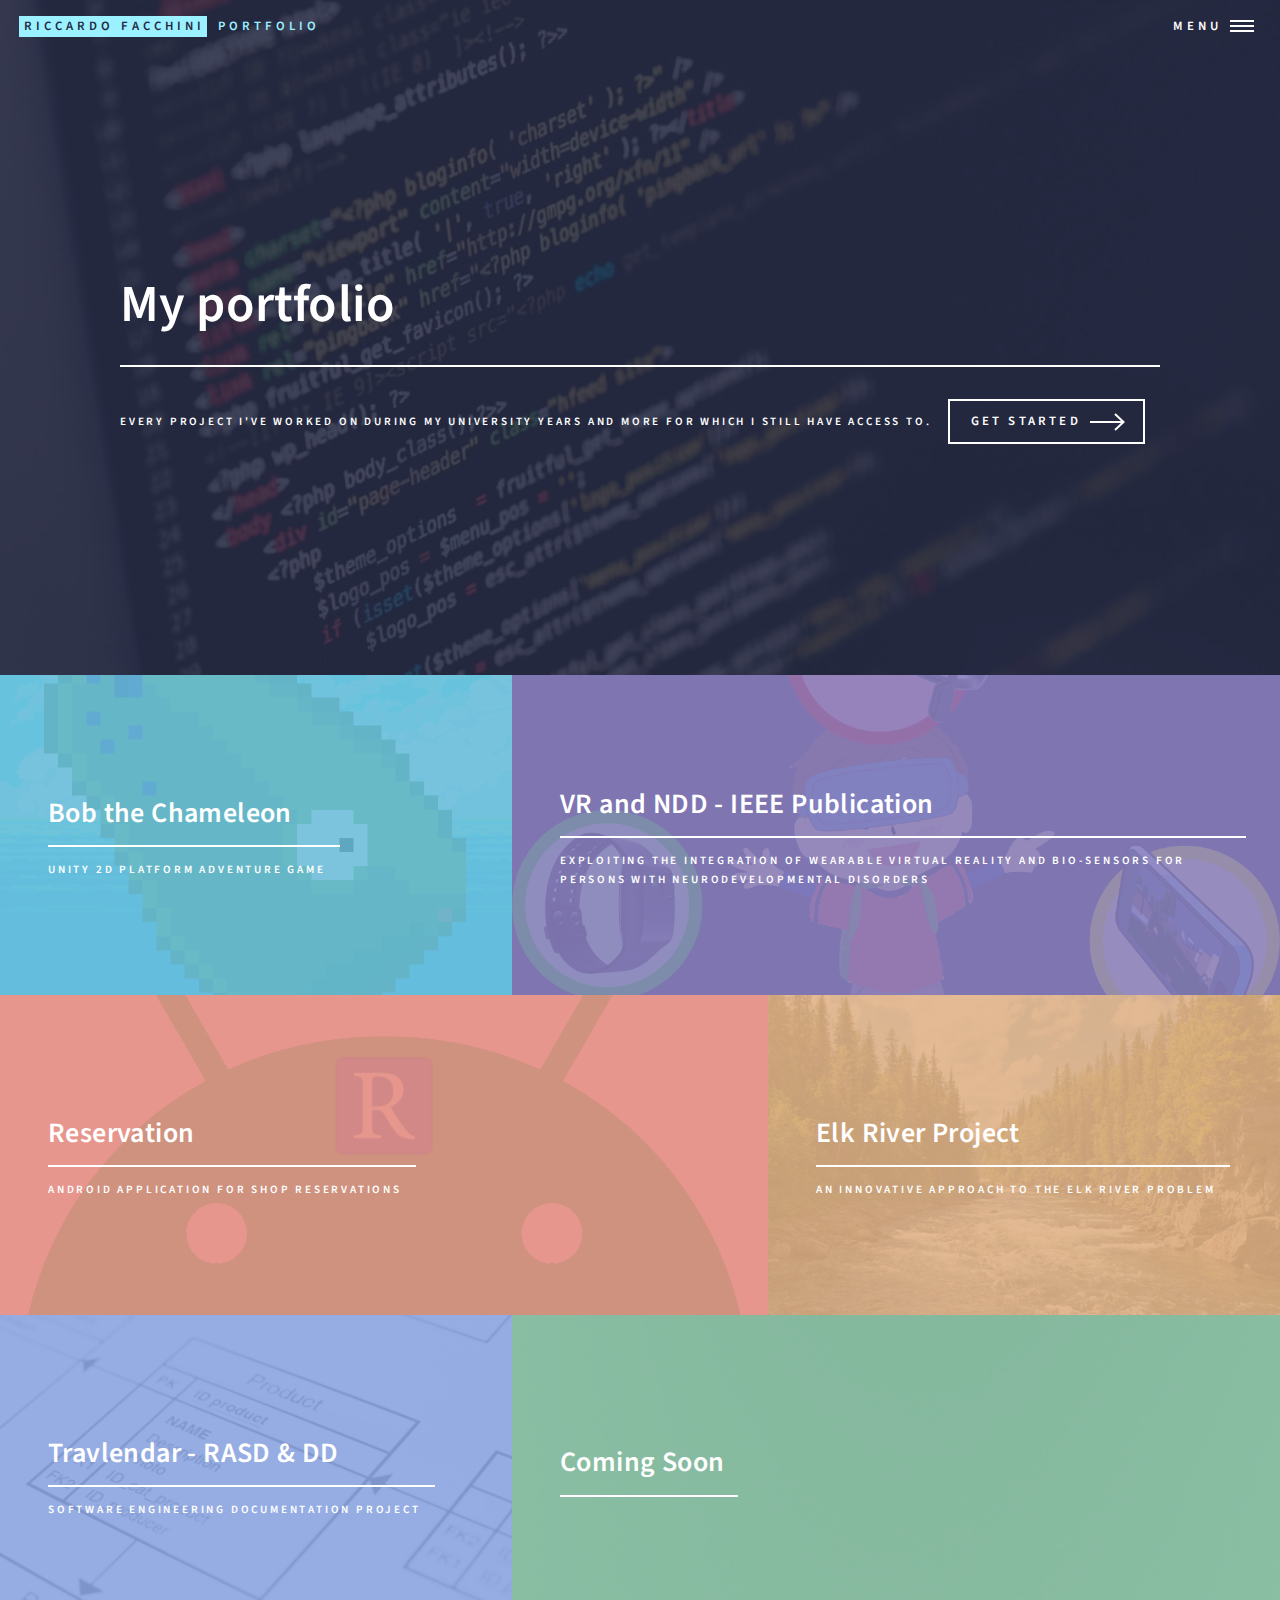
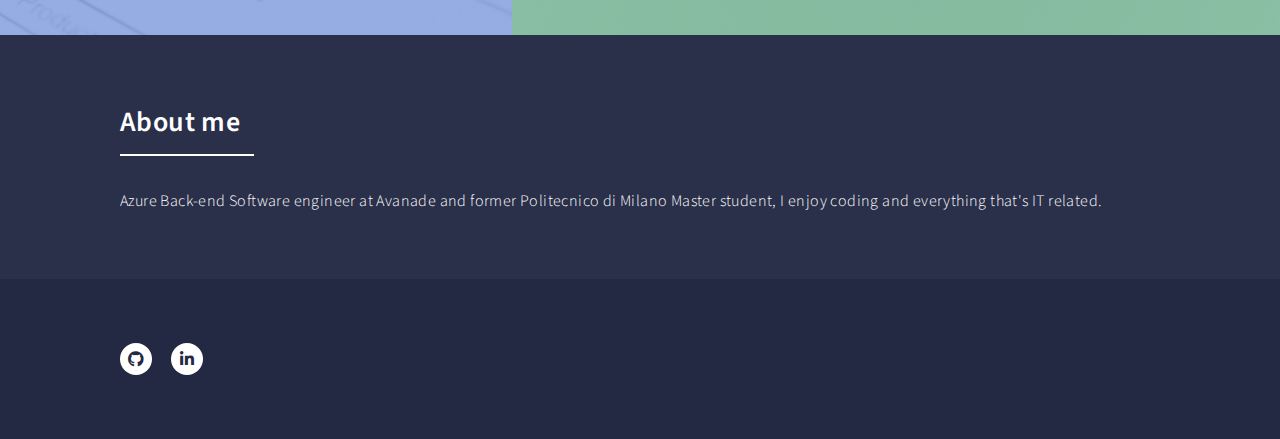
<file: index.html>
<!DOCTYPE HTML>
<!--
	Forty by HTML5 UP
	html5up.net | @ajlkn
	Free for personal and commercial use under the CCA 3.0 license (html5up.net/license)
-->
<html>

<head>
	<title>Home - Riccardo Facchini</title>
	<meta charset="utf-8" />
	<meta name="viewport" content="width=device-width, initial-scale=1, user-scalable=no" />
	<link rel="stylesheet" href="assets/css/main.css" />
	<noscript>
		<link rel="stylesheet" href="assets/css/noscript.css" /></noscript>
</head>

<body class="is-preload">

	<!-- Wrapper -->
	<div id="wrapper">

		<!-- Header -->
		<header id="header" class="alt">
			<a href="index.html" class="logo"><strong>Riccardo Facchini</strong> <span>Portfolio</span></a>
			<nav>
				<a href="#menu">Menu</a>
			</nav>
		</header>

		<!-- Menu -->
		<nav id="menu">
			<ul class="links">
				<li><a href="index.html">Home</a></li>
				<li><a href="bob.html">Bob the Chameleon</a></li>
				<li><a href="nddPublication.html">VR and NDD - IEEE Publication</a></li>
				<li><a href="reservation.html">Reservation</a></li>
				<li><a href="elk.html">Elk River Project</a></li>
				<li><a href="travlendar.html">Travlendar - RASD & DD</a></li>
				<li><a href="#contact" class="scrolly">Contacts</a></li>
			</ul>
		</nav>

		<!-- Banner -->
		<section id="banner" class="major">
			<div class="inner">
				<header class="major">
					<h1>My portfolio</h1>
				</header>
				<div class="content">
					<p>Every project I've worked on during my University years and more for which I still have access
						to.</p>
					<ul class="actions">
						<li><a href="#one" class="button next scrolly">Get Started</a></li>
					</ul>
				</div>
			</div>
		</section>

		<!-- Main -->
		<div id="main">

			<!-- One -->
			<section id="one" class="tiles">
				<article>
					<span class="image">
						<img src="images/BobIcon.png" alt="" />
					</span>
					<header class="major">
						<h3><a href="bob.html" class="link">Bob the Chameleon</a></h3>
						<p>Unity 2D platform adventure game</p>
					</header>
				</article>

				<article>
					<span class="image">
						<img src="images/nddPublicationBanner.png" alt="" />
					</span>
					<header class="major">
						<h3><a href="nddPublication.html" class="link">VR and NDD - IEEE Publication</a></h3>
						<p>Exploiting the Integration of Wearable Virtual Reality and Bio-Sensors for Persons with
							Neurodevelopmental Disorders</p>
					</header>
				</article>

				<article>
					<span class="image">
						<img src="images/reservationBanner.png" alt="" />
					</span>
					<header class="major">
						<h3><a href="reservation.html" class="link">Reservation</a></h3>
						<p>Android application for shop reservations</p>
					</header>
				</article>

				<article>
					<span class="image">
						<img src="images/elkBanner.jpg" alt="" />
					</span>
					<header class="major">
						<h3><a href="elk.html" class="link">Elk River Project</a></h3>
						<p>An innovative approach to the Elk River problem</p>
					</header>
				</article>

				<article>
					<span class="image">
						<img src="images/travlendarBanner.jpg" alt="" />
					</span>
					<header class="major">
						<h3><a href="travlendar.html" class="link">Travlendar - RASD & DD</a></h3>
						<p>Software engineering documentation project</p>
					</header>
				</article>

				<article>
					<span class="image">
						<img src="images/pic04.jpg" alt="" />
					</span>
					<header class="major">
						<h3>Coming Soon</h3>
					</header>
				</article>
				<!--
				<article>
					<span class="image">
						<img src="images/pic05.jpg" alt="" />
					</span>
					<header class="major">
						<h3><a href="bob.html" class="link">Consequat</a></h3>
						<p>Ipsum dolor sit amet</p>
					</header>
				</article>
				<article>
					<span class="image">
						<img src="images/pic06.jpg" alt="" />
					</span>
					<header class="major">
						<h3><a href="bob.html" class="link">Etiam</a></h3>
						<p>Feugiat amet tempus</p>
					</header>
				</article>-->
			</section>

			<!-- Two -->
			<section id="two">
				<div class="inner">
					<header class="major">
						<h2>About me</h2>
					</header>
					<p>Azure Back-end Software engineer at Avanade and former Politecnico di Milano Master student, I enjoy
						coding and everything that's IT related.</p>
				</div>
			</section>

		</div>

		<!-- Footer -->
		<footer id="footer">
			<div class="inner">
				<ul class="icons">
					<li><a href="https://github.com/Riccardo95Facchini" target="_blank"
							class="icon brands alt fa-github"><span class="label">GitHub</span></a></li>
					<li><a href="https://www.linkedin.com/in/riccardo-facchini-1a8206194/" target="_blank"
							class="icon brands alt fa-linkedin-in"><span class="label">LinkedIn</span></a></li>
				</ul>
			</div>
		</footer>

	</div>

	<!-- Scripts -->
	<script src="assets/js/jquery.min.js"></script>
	<script src="assets/js/jquery.scrolly.min.js"></script>
	<script src="assets/js/jquery.scrollex.min.js"></script>
	<script src="assets/js/browser.min.js"></script>
	<script src="assets/js/breakpoints.min.js"></script>
	<script src="assets/js/util.js"></script>
	<script src="assets/js/main.js"></script>

</body>

</html>
</file>
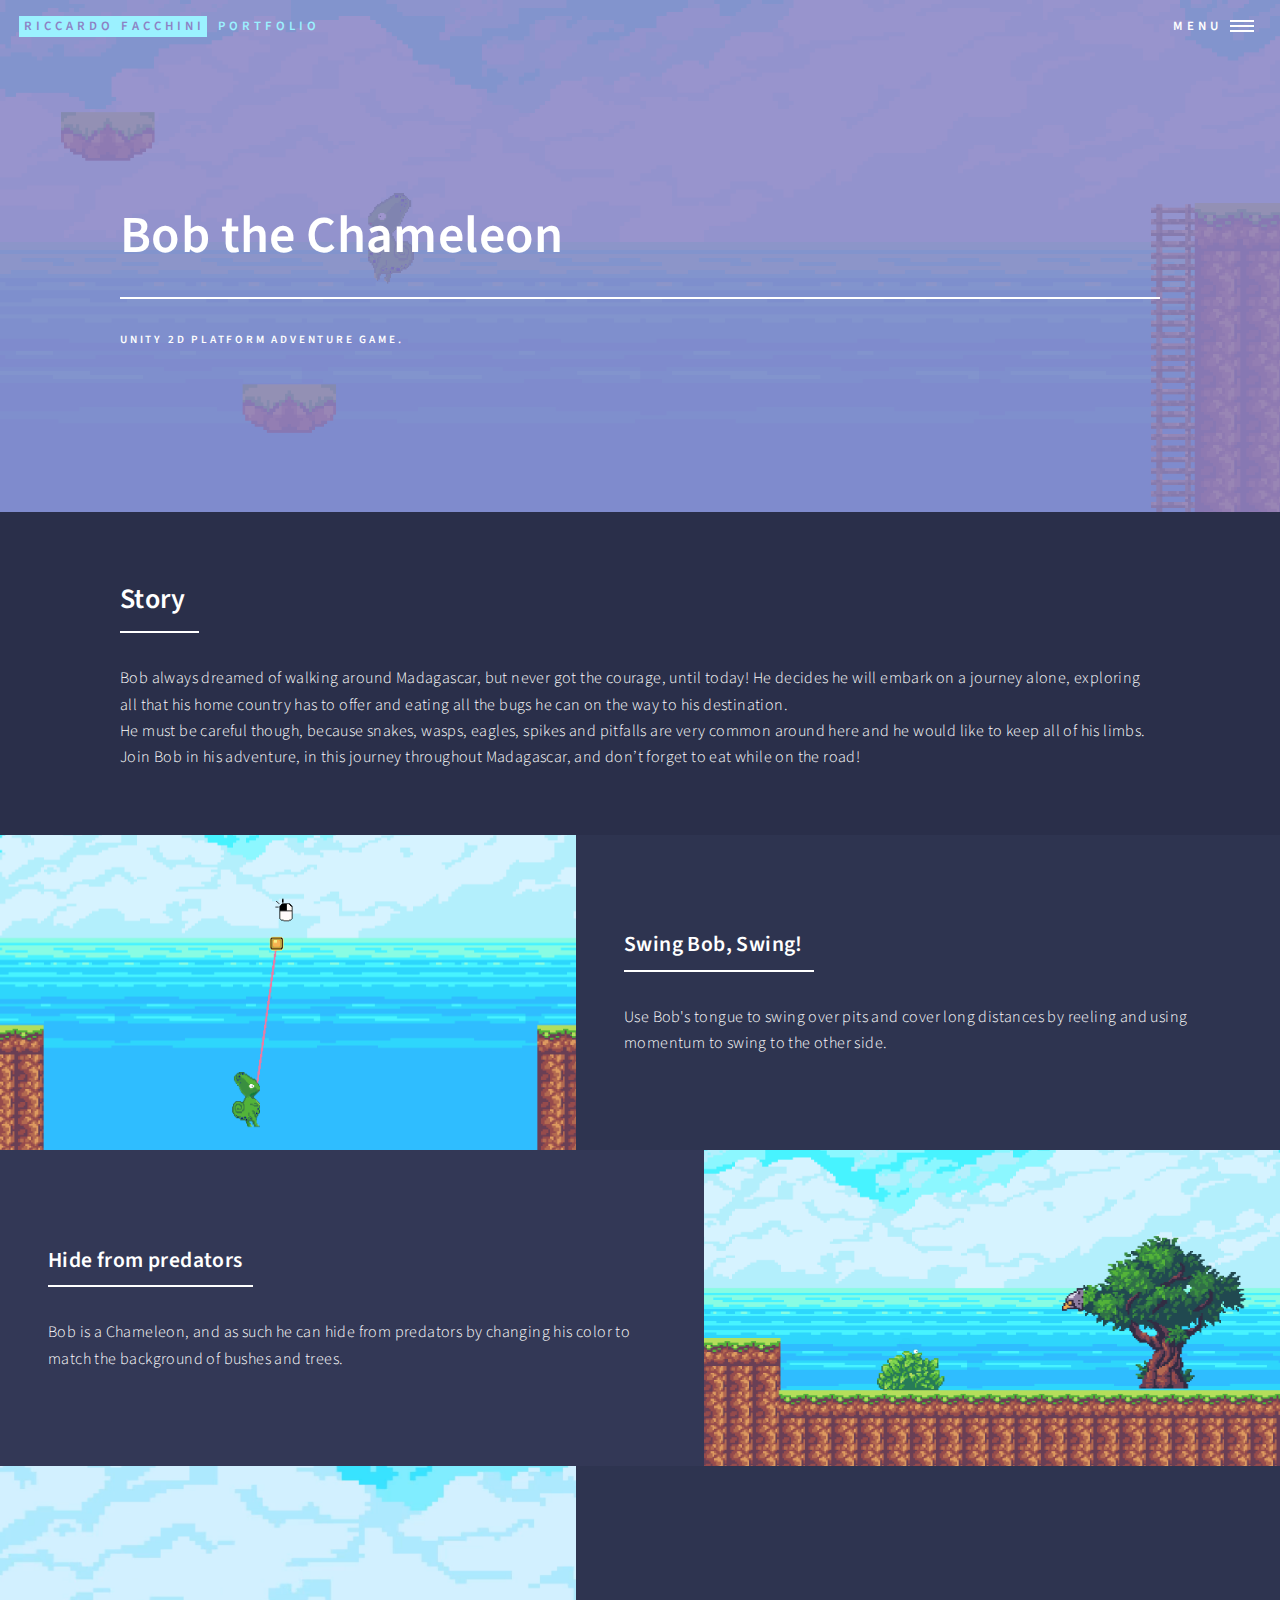
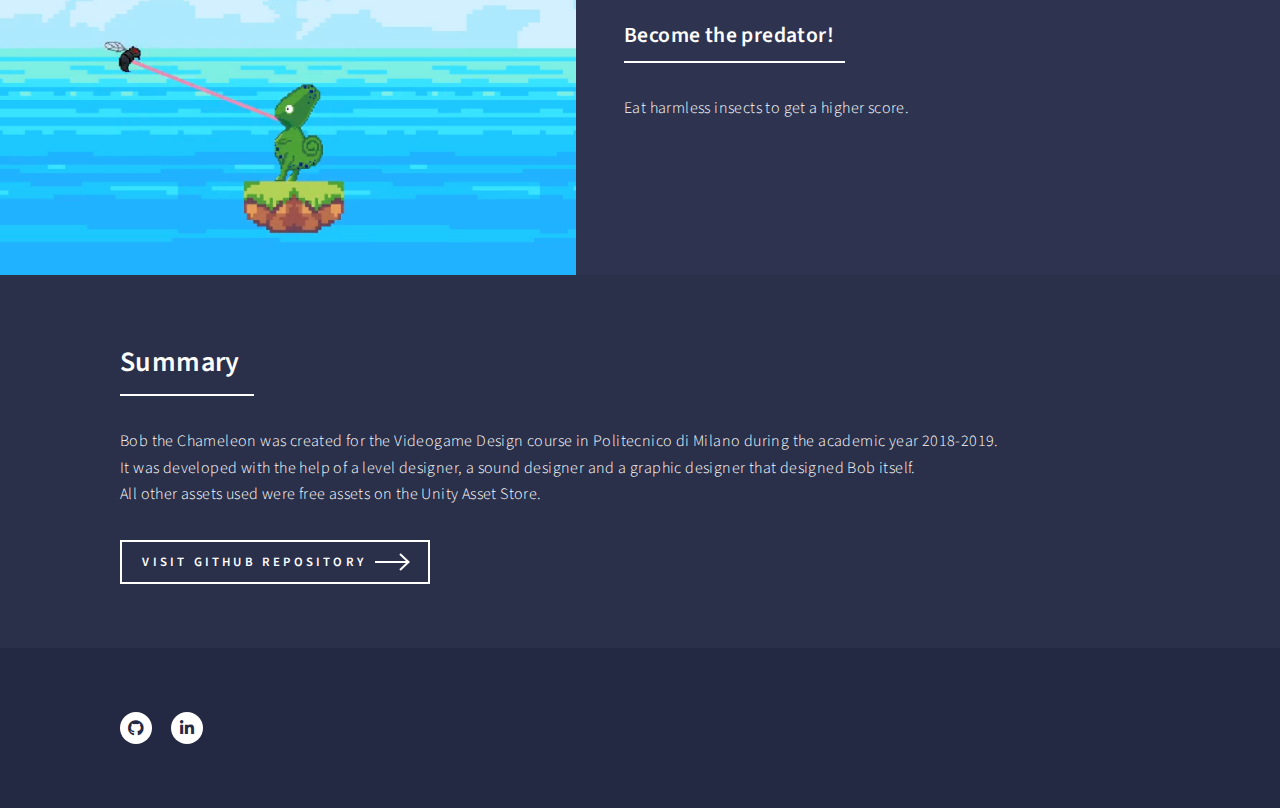
<file: bob.html>
<!DOCTYPE HTML>
<!--
	Forty by HTML5 UP
	html5up.net | @ajlkn
	Free for personal and commercial use under the CCA 3.0 license (html5up.net/license)
-->
<html>

<head>
	<title>Bob the Chameleon - Riccardo Facchini</title>
	<meta charset="utf-8" />
	<meta name="viewport" content="width=device-width, initial-scale=1, user-scalable=no" />
	<link rel="stylesheet" href="assets/css/main.css" />
	<noscript>
		<link rel="stylesheet" href="assets/css/noscript.css" /></noscript>
</head>

<body class="is-preload">

	<!-- Wrapper -->
	<div id="wrapper">

		<!-- Header -->
		<!-- Note: The "styleN" class below should match that of the banner element. -->
		<header id="header" class="alt style2">
				<a href="index.html" class="logo"><strong>Riccardo Facchini</strong> <span>Portfolio</span></a>
			<nav>
				<a href="#menu">Menu</a>
			</nav>
		</header>

		<!-- Menu -->
		<nav id="menu">
			<ul class="links">
				<li><a href="index.html">Home</a></li>
					<li><a href="bob.html">Bob the Chameleon</a></li>
					<li><a href="nddPublication.html">VR and NDD - IEEE Publication</a></li>
					<li><a href="reservation.html">Reservation</a></li>
					<li><a href="elk.html">Elk River Project</a></li>
					<li><a href="travlendar.html">Travlendar - RASD & DD</a></li>
					<li><a href="#contact" class="scrolly">Contacts</a></li>
			</ul>
		</nav>

		<!-- Banner -->
		<!-- Note: The "styleN" class below should match that of the header element. -->
		<section id="banner" class="style2">
			<div class="inner">
				<span class="image">
					<img src="images/bobBanner.png" alt="" />
				</span>
				<header class="major">
					<h1>Bob the Chameleon</h1>
				</header>
				<div class="content">
					<p>Unity 2D platform adventure game.</p>
				</div>
			</div>
		</section>

		<!-- Main -->
		<div id="main">

			<!-- One -->
			<section id="one">
				<div class="inner">
					<header class="major">
						<h2>Story</h2>
					</header>
					<p>Bob always dreamed of walking around Madagascar, but never got the courage, until today! He
						decides he will embark on a journey alone, exploring all that his home country has to offer and
						eating all the bugs he can on the way to his destination.
						<br />He must be careful though, because snakes, wasps, eagles, spikes and pitfalls are very
						common around here and he would like to keep all of his limbs.
						<br />Join Bob in his adventure, in this journey throughout Madagascar, and don’t forget to eat
						while on the road!</p>
				</div>
			</section>

			<!-- Two -->
			<section id="two" class="spotlights">
				<section>
					<a class="image">
						<img src="images/bobSwing.png" alt="" data-position="center center" />
					</a>
					<div class="content">
						<div class="inner">
							<header class="major">
								<h3>Swing Bob, Swing!</h3>
							</header>
							<p>Use Bob's tongue to swing over pits and cover long distances by reeling and using
								momentum to swing to the other side.</p>
						</div>
					</div>
				</section>

				<section>
					<a class="image">
						<img src="images/bobHide.png" alt="" data-position="top center" />
					</a>
					<div class="content">
						<div class="inner">
							<header class="major">
								<h3>Hide from predators</h3>
							</header>
							<p>Bob is a Chameleon, and as such he can hide from predators by changing his color to match the background of bushes and trees.</p>
						</div>
					</div>
				</section>

				<section>
					<a class="image">
						<img src="images/bobEat.png" alt="" data-position="25% 25%" />
					</a>
					<div class="content">
						<div class="inner">
							<header class="major">
								<h3>Become the predator!</h3>
							</header>
							<p>Eat harmless insects to get a higher score.</p>
						</div>
					</div>
				</section>
			</section>
			
			<!-- Three -->
			<section id="three">
				<div class="inner">
					<header class="major">
						<h2>Summary</h2>
					</header>
					<p>Bob the Chameleon was created for the Videogame Design course in Politecnico di Milano during the academic year 2018-2019.<br/>
					It was developed with the help of a level designer, a sound designer and a graphic designer that designed Bob itself. <br/>
					All other assets used were free assets on the Unity Asset Store.</p>
					<ul class="actions">
						<li><a href="https://github.com/Riccardo95Facchini/BobTheChameleon" class="button next">Visit GitHub repository</a></li>
					</ul>
				</div>
			</section>

		</div>

		<!-- Footer -->
		<footer id="footer">
			<div class="inner">
				<ul class="icons">
					<li><a href="https://github.com/Riccardo95Facchini" class="icon brands alt fa-github"><span class="label">GitHub</span></a></li>
					<li><a href="https://www.linkedin.com/in/riccardo-facchini-1a8206194/" class="icon brands alt fa-linkedin-in"><span class="label">LinkedIn</span></a></li>
				</ul>
			</div>
		</footer>

	</div>

	<!-- Scripts -->
	<script src="assets/js/jquery.min.js"></script>
	<script src="assets/js/jquery.scrolly.min.js"></script>
	<script src="assets/js/jquery.scrollex.min.js"></script>
	<script src="assets/js/browser.min.js"></script>
	<script src="assets/js/breakpoints.min.js"></script>
	<script src="assets/js/util.js"></script>
	<script src="assets/js/main.js"></script>

</body>

</html>
</file>
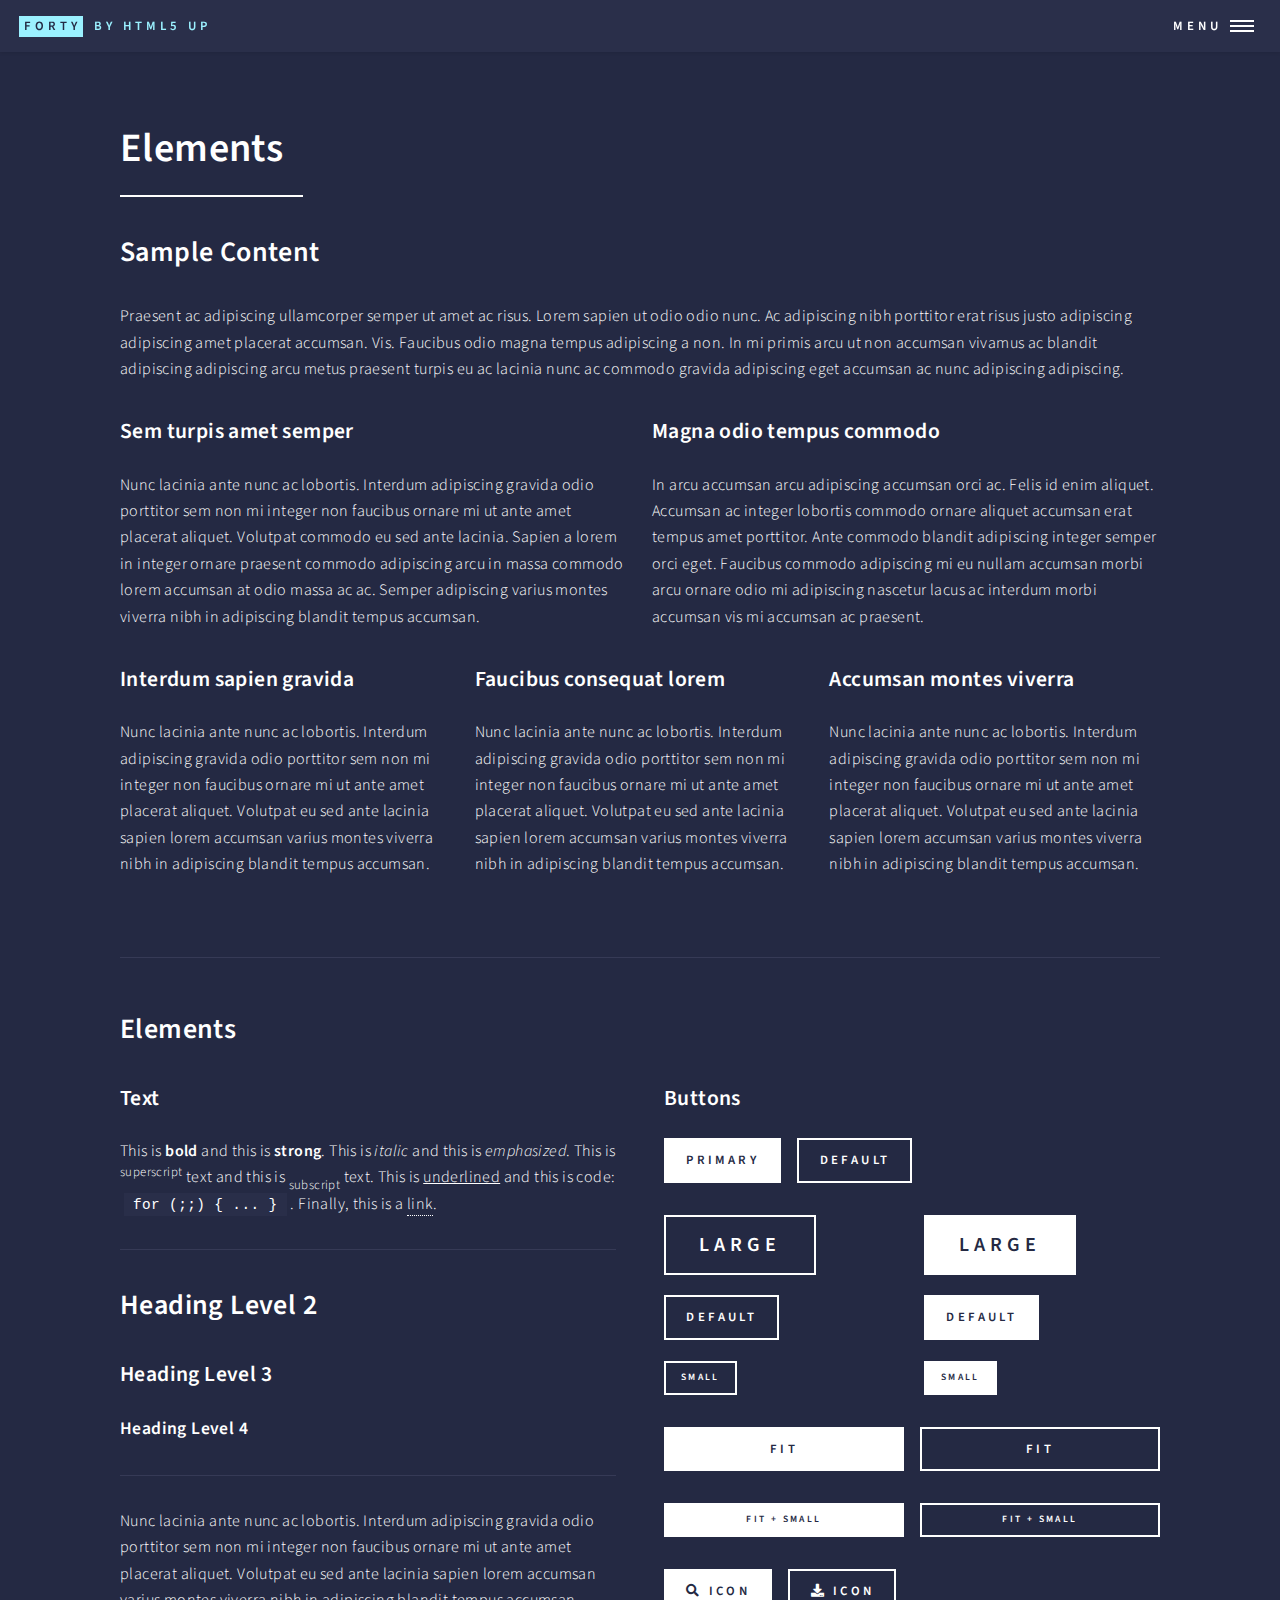
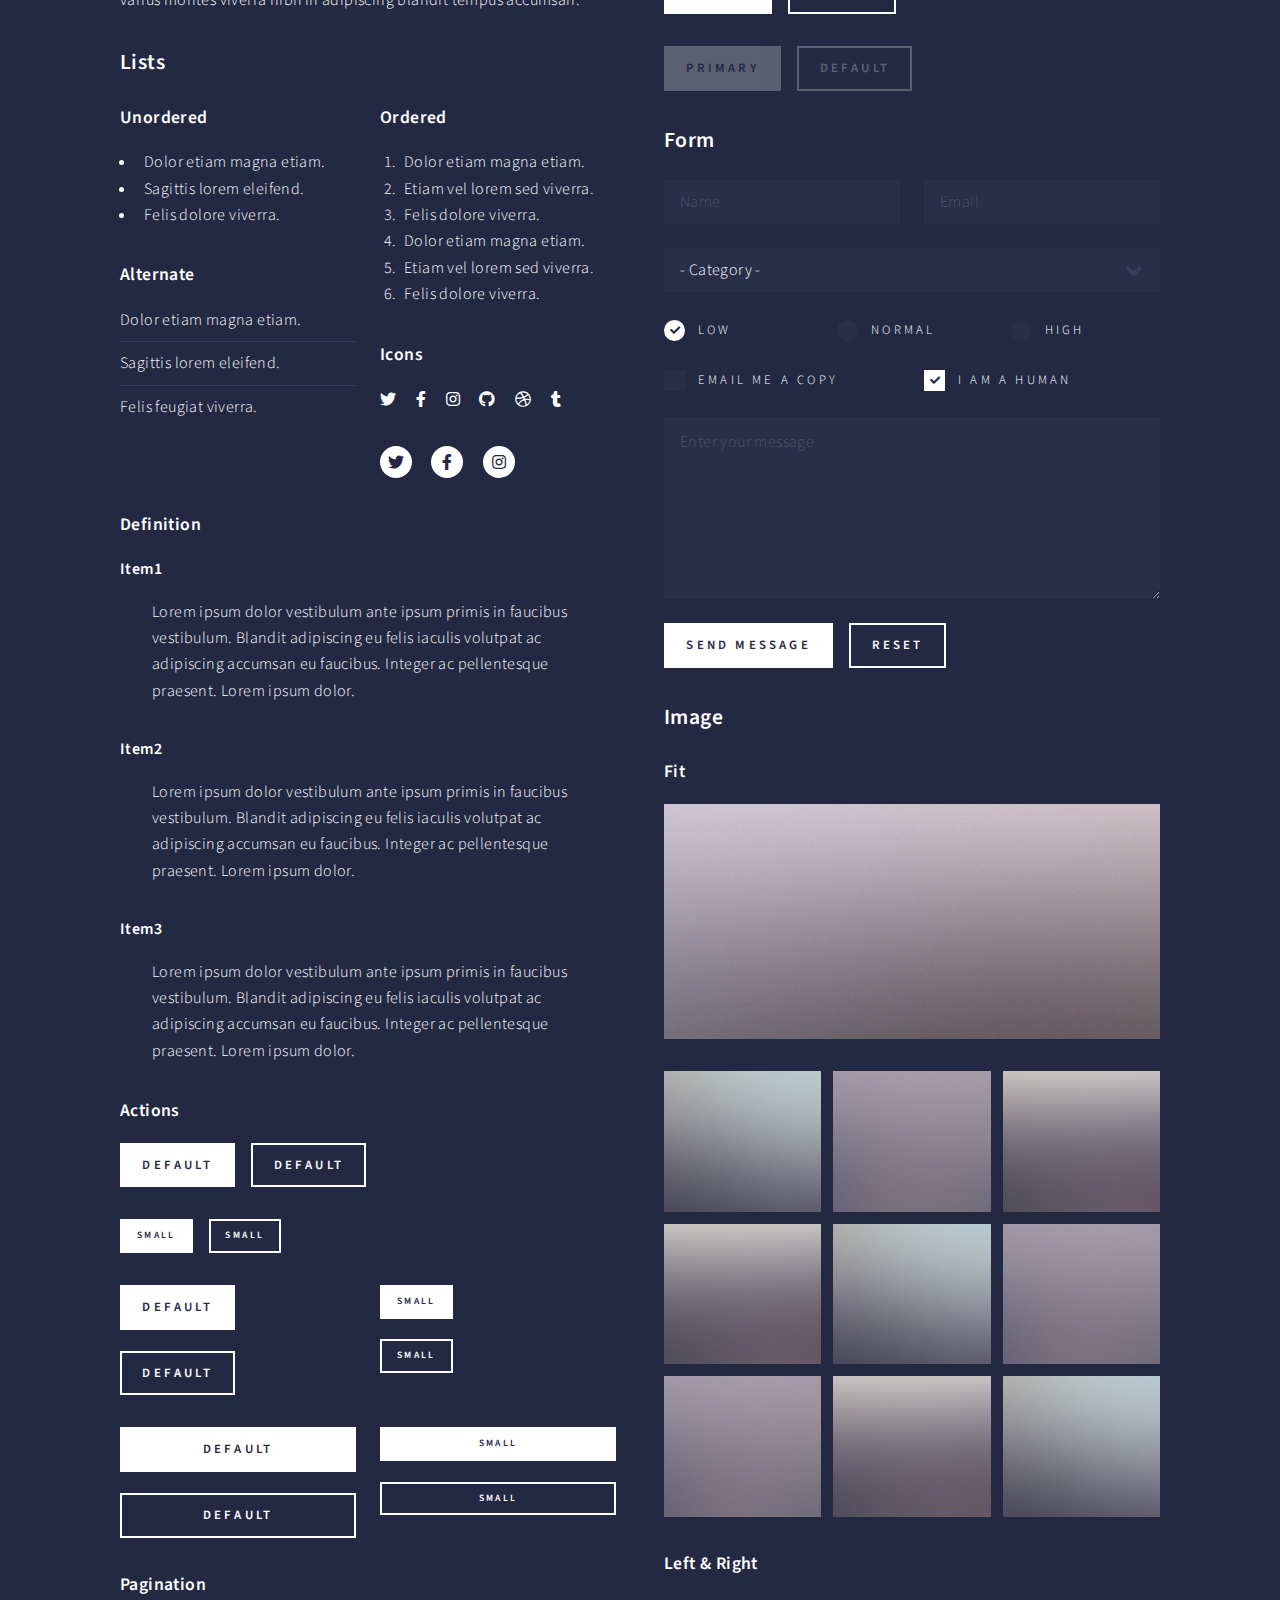
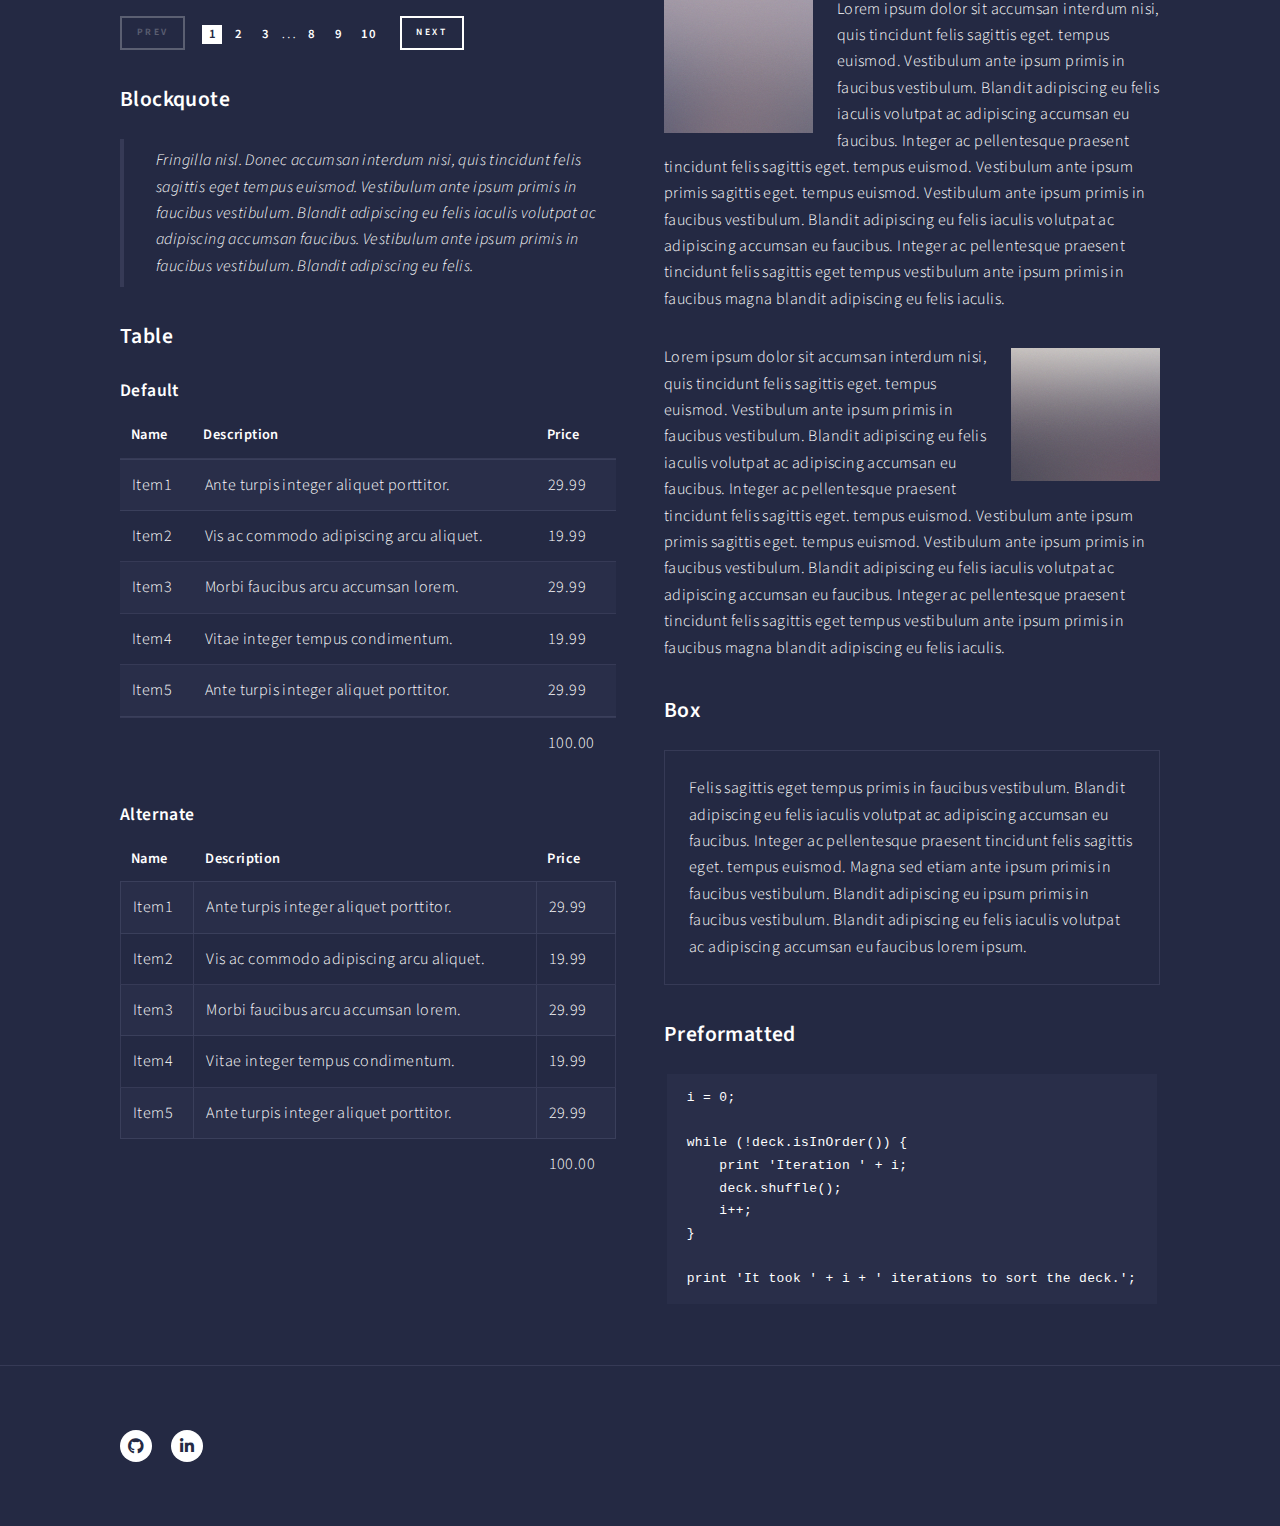
<file: DEFAULT_elements.html>
<!DOCTYPE HTML>
<!--
	Forty by HTML5 UP
	html5up.net | @ajlkn
	Free for personal and commercial use under the CCA 3.0 license (html5up.net/license)
-->
<html>
	<head>
		<title>Elements - Forty by HTML5 UP</title>
		<meta charset="utf-8" />
		<meta name="viewport" content="width=device-width, initial-scale=1, user-scalable=no" />
		<link rel="stylesheet" href="assets/css/main.css" />
		<noscript><link rel="stylesheet" href="assets/css/noscript.css" /></noscript>
	</head>
	<body class="is-preload">

		<!-- Wrapper -->
			<div id="wrapper">

				<!-- Header -->
					<header id="header">
						<a href="index.html" class="logo"><strong>Forty</strong> <span>by HTML5 UP</span></a>
						<nav>
							<a href="#menu">Menu</a>
						</nav>
					</header>

				<!-- Menu -->
					<nav id="menu">
						<ul class="links">
							<li><a href="index.html">Home</a></li>
							<li><a href="landing.html">Landing</a></li>
							<li><a href="generic.html">Generic</a></li>
							<li><a href="elements.html">Elements</a></li>
						</ul>
						<ul class="actions stacked">
							<li><a href="#" class="button primary fit">Get Started</a></li>
							<li><a href="#" class="button fit">Log In</a></li>
						</ul>
					</nav>

				<!-- Main -->
					<div id="main" class="alt">

						<!-- One -->
							<section id="one">
								<div class="inner">
									<header class="major">
										<h1>Elements</h1>
									</header>

									<!-- Content -->
										<h2 id="content">Sample Content</h2>
										<p>Praesent ac adipiscing ullamcorper semper ut amet ac risus. Lorem sapien ut odio odio nunc. Ac adipiscing nibh porttitor erat risus justo adipiscing adipiscing amet placerat accumsan. Vis. Faucibus odio magna tempus adipiscing a non. In mi primis arcu ut non accumsan vivamus ac blandit adipiscing adipiscing arcu metus praesent turpis eu ac lacinia nunc ac commodo gravida adipiscing eget accumsan ac nunc adipiscing adipiscing.</p>
										<div class="row">
											<div class="col-6 col-12-small">
												<h3>Sem turpis amet semper</h3>
												<p>Nunc lacinia ante nunc ac lobortis. Interdum adipiscing gravida odio porttitor sem non mi integer non faucibus ornare mi ut ante amet placerat aliquet. Volutpat commodo eu sed ante lacinia. Sapien a lorem in integer ornare praesent commodo adipiscing arcu in massa commodo lorem accumsan at odio massa ac ac. Semper adipiscing varius montes viverra nibh in adipiscing blandit tempus accumsan.</p>
											</div>
											<div class="col-6 col-12-small">
												<h3>Magna odio tempus commodo</h3>
												<p>In arcu accumsan arcu adipiscing accumsan orci ac. Felis id enim aliquet. Accumsan ac integer lobortis commodo ornare aliquet accumsan erat tempus amet porttitor. Ante commodo blandit adipiscing integer semper orci eget. Faucibus commodo adipiscing mi eu nullam accumsan morbi arcu ornare odio mi adipiscing nascetur lacus ac interdum morbi accumsan vis mi accumsan ac praesent.</p>
											</div>
											<!-- Break -->
											<div class="col-4 col-12-medium">
												<h3>Interdum sapien gravida</h3>
												<p>Nunc lacinia ante nunc ac lobortis. Interdum adipiscing gravida odio porttitor sem non mi integer non faucibus ornare mi ut ante amet placerat aliquet. Volutpat eu sed ante lacinia sapien lorem accumsan varius montes viverra nibh in adipiscing blandit tempus accumsan.</p>
											</div>
											<div class="col-4 col-12-medium">
												<h3>Faucibus consequat lorem</h3>
												<p>Nunc lacinia ante nunc ac lobortis. Interdum adipiscing gravida odio porttitor sem non mi integer non faucibus ornare mi ut ante amet placerat aliquet. Volutpat eu sed ante lacinia sapien lorem accumsan varius montes viverra nibh in adipiscing blandit tempus accumsan.</p>
											</div>
											<div class="col-4 col-12-medium">
												<h3>Accumsan montes viverra</h3>
												<p>Nunc lacinia ante nunc ac lobortis. Interdum adipiscing gravida odio porttitor sem non mi integer non faucibus ornare mi ut ante amet placerat aliquet. Volutpat eu sed ante lacinia sapien lorem accumsan varius montes viverra nibh in adipiscing blandit tempus accumsan.</p>
											</div>
										</div>

									<hr class="major" />

									<!-- Elements -->
										<h2 id="elements">Elements</h2>
										<div class="row gtr-200">
											<div class="col-6 col-12-medium">

												<!-- Text stuff -->
													<h3>Text</h3>
													<p>This is <b>bold</b> and this is <strong>strong</strong>. This is <i>italic</i> and this is <em>emphasized</em>.
													This is <sup>superscript</sup> text and this is <sub>subscript</sub> text.
													This is <u>underlined</u> and this is code: <code>for (;;) { ... }</code>.
													Finally, this is a <a href="#">link</a>.</p>
													<hr />
													<h2>Heading Level 2</h2>
													<h3>Heading Level 3</h3>
													<h4>Heading Level 4</h4>
													<hr />
													<p>Nunc lacinia ante nunc ac lobortis. Interdum adipiscing gravida odio porttitor sem non mi integer non faucibus ornare mi ut ante amet placerat aliquet. Volutpat eu sed ante lacinia sapien lorem accumsan varius montes viverra nibh in adipiscing blandit tempus accumsan.</p>

												<!-- Lists -->
													<h3>Lists</h3>
													<div class="row">
														<div class="col-6 col-12-small">

															<h4>Unordered</h4>
															<ul>
																<li>Dolor etiam magna etiam.</li>
																<li>Sagittis lorem eleifend.</li>
																<li>Felis dolore viverra.</li>
															</ul>

															<h4>Alternate</h4>
															<ul class="alt">
																<li>Dolor etiam magna etiam.</li>
																<li>Sagittis lorem eleifend.</li>
																<li>Felis feugiat viverra.</li>
															</ul>

														</div>
														<div class="col-6 col-12-small">

															<h4>Ordered</h4>
															<ol>
																<li>Dolor etiam magna etiam.</li>
																<li>Etiam vel lorem sed viverra.</li>
																<li>Felis dolore viverra.</li>
																<li>Dolor etiam magna etiam.</li>
																<li>Etiam vel lorem sed viverra.</li>
																<li>Felis dolore viverra.</li>
															</ol>

															<h4>Icons</h4>
															<ul class="icons">
																<li><a href="#" class="icon brands fa-twitter"><span class="label">Twitter</span></a></li>
																<li><a href="#" class="icon brands fa-facebook-f"><span class="label">Facebook</span></a></li>
																<li><a href="#" class="icon brands fa-instagram"><span class="label">Instagram</span></a></li>
																<li><a href="#" class="icon brands fa-github"><span class="label">Github</span></a></li>
																<li><a href="#" class="icon brands fa-dribbble"><span class="label">Dribbble</span></a></li>
																<li><a href="#" class="icon brands fa-tumblr"><span class="label">Tumblr</span></a></li>
															</ul>
															<ul class="icons">
																<li><a href="#" class="icon brands alt fa-twitter"><span class="label">Twitter</span></a></li>
																<li><a href="#" class="icon brands alt fa-facebook-f"><span class="label">Facebook</span></a></li>
																<li><a href="#" class="icon brands alt fa-instagram"><span class="label">Instagram</span></a></li>
															</ul>

														</div>
													</div>
													<h4>Definition</h4>
													<dl>
														<dt>Item1</dt>
														<dd>
															<p>Lorem ipsum dolor vestibulum ante ipsum primis in faucibus vestibulum. Blandit adipiscing eu felis iaculis volutpat ac adipiscing accumsan eu faucibus. Integer ac pellentesque praesent. Lorem ipsum dolor.</p>
														</dd>
														<dt>Item2</dt>
														<dd>
															<p>Lorem ipsum dolor vestibulum ante ipsum primis in faucibus vestibulum. Blandit adipiscing eu felis iaculis volutpat ac adipiscing accumsan eu faucibus. Integer ac pellentesque praesent. Lorem ipsum dolor.</p>
														</dd>
														<dt>Item3</dt>
														<dd>
															<p>Lorem ipsum dolor vestibulum ante ipsum primis in faucibus vestibulum. Blandit adipiscing eu felis iaculis volutpat ac adipiscing accumsan eu faucibus. Integer ac pellentesque praesent. Lorem ipsum dolor.</p>
														</dd>
													</dl>

													<h4>Actions</h4>
													<ul class="actions">
														<li><a href="#" class="button primary">Default</a></li>
														<li><a href="#" class="button">Default</a></li>
													</ul>
													<ul class="actions small">
														<li><a href="#" class="button primary small">Small</a></li>
														<li><a href="#" class="button small">Small</a></li>
													</ul>
													<div class="row">
														<div class="col-6 col-12-small">
															<ul class="actions stacked">
																<li><a href="#" class="button primary">Default</a></li>
																<li><a href="#" class="button">Default</a></li>
															</ul>
														</div>
														<div class="col-6 col-12-small">
															<ul class="actions stacked">
																<li><a href="#" class="button primary small">Small</a></li>
																<li><a href="#" class="button small">Small</a></li>
															</ul>
														</div>
														<div class="col-6 col-12-small">
															<ul class="actions stacked">
																<li><a href="#" class="button primary fit">Default</a></li>
																<li><a href="#" class="button fit">Default</a></li>
															</ul>
														</div>
														<div class="col-6 col-12-small">
															<ul class="actions stacked">
																<li><a href="#" class="button primary small fit">Small</a></li>
																<li><a href="#" class="button small fit">Small</a></li>
															</ul>
														</div>
													</div>

													<h4>Pagination</h4>
													<ul class="pagination">
														<li><span class="button small disabled">Prev</span></li>
														<li><a href="#" class="page active">1</a></li>
														<li><a href="#" class="page">2</a></li>
														<li><a href="#" class="page">3</a></li>
														<li><span>&hellip;</span></li>
														<li><a href="#" class="page">8</a></li>
														<li><a href="#" class="page">9</a></li>
														<li><a href="#" class="page">10</a></li>
														<li><a href="#" class="button small">Next</a></li>
													</ul>

												<!-- Blockquote -->
													<h3>Blockquote</h3>
													<blockquote>Fringilla nisl. Donec accumsan interdum nisi, quis tincidunt felis sagittis eget tempus euismod. Vestibulum ante ipsum primis in faucibus vestibulum. Blandit adipiscing eu felis iaculis volutpat ac adipiscing accumsan faucibus. Vestibulum ante ipsum primis in faucibus vestibulum. Blandit adipiscing eu felis.</blockquote>

												<!-- Table -->
													<h3>Table</h3>

													<h4>Default</h4>
													<div class="table-wrapper">
														<table>
															<thead>
																<tr>
																	<th>Name</th>
																	<th>Description</th>
																	<th>Price</th>
																</tr>
															</thead>
															<tbody>
																<tr>
																	<td>Item1</td>
																	<td>Ante turpis integer aliquet porttitor.</td>
																	<td>29.99</td>
																</tr>
																<tr>
																	<td>Item2</td>
																	<td>Vis ac commodo adipiscing arcu aliquet.</td>
																	<td>19.99</td>
																</tr>
																<tr>
																	<td>Item3</td>
																	<td> Morbi faucibus arcu accumsan lorem.</td>
																	<td>29.99</td>
																</tr>
																<tr>
																	<td>Item4</td>
																	<td>Vitae integer tempus condimentum.</td>
																	<td>19.99</td>
																</tr>
																<tr>
																	<td>Item5</td>
																	<td>Ante turpis integer aliquet porttitor.</td>
																	<td>29.99</td>
																</tr>
															</tbody>
															<tfoot>
																<tr>
																	<td colspan="2"></td>
																	<td>100.00</td>
																</tr>
															</tfoot>
														</table>
													</div>

													<h4>Alternate</h4>
													<div class="table-wrapper">
														<table class="alt">
															<thead>
																<tr>
																	<th>Name</th>
																	<th>Description</th>
																	<th>Price</th>
																</tr>
															</thead>
															<tbody>
																<tr>
																	<td>Item1</td>
																	<td>Ante turpis integer aliquet porttitor.</td>
																	<td>29.99</td>
																</tr>
																<tr>
																	<td>Item2</td>
																	<td>Vis ac commodo adipiscing arcu aliquet.</td>
																	<td>19.99</td>
																</tr>
																<tr>
																	<td>Item3</td>
																	<td> Morbi faucibus arcu accumsan lorem.</td>
																	<td>29.99</td>
																</tr>
																<tr>
																	<td>Item4</td>
																	<td>Vitae integer tempus condimentum.</td>
																	<td>19.99</td>
																</tr>
																<tr>
																	<td>Item5</td>
																	<td>Ante turpis integer aliquet porttitor.</td>
																	<td>29.99</td>
																</tr>
															</tbody>
															<tfoot>
																<tr>
																	<td colspan="2"></td>
																	<td>100.00</td>
																</tr>
															</tfoot>
														</table>
													</div>

											</div>
											<div class="col-6 col-12-medium">

												<!-- Buttons -->
													<h3>Buttons</h3>
													<ul class="actions">
														<li><a href="#" class="button primary">Primary</a></li>
														<li><a href="#" class="button">Default</a></li>
													</ul>
													<div class="row">
														<div class="col-6 col-12-xsmall">
															<ul class="actions stacked">
																<li><a href="#" class="button large">Large</a></li>
																<li><a href="#" class="button">Default</a></li>
																<li><a href="#" class="button small">Small</a></li>
															</ul>
														</div>
														<div class="col-6 col-12-xsmall">
															<ul class="actions stacked">
																<li><a href="#" class="button primary large">Large</a></li>
																<li><a href="#" class="button primary">Default</a></li>
																<li><a href="#" class="button primary small">Small</a></li>
															</ul>
														</div>
													</div>
													<ul class="actions fit">
														<li><a href="#" class="button primary fit">Fit</a></li>
														<li><a href="#" class="button fit">Fit</a></li>
													</ul>
													<ul class="actions fit small">
														<li><a href="#" class="button primary fit small">Fit + Small</a></li>
														<li><a href="#" class="button fit small">Fit + Small</a></li>
													</ul>
													<ul class="actions">
														<li><a href="#" class="button primary icon solid fa-search">Icon</a></li>
														<li><a href="#" class="button icon solid fa-download">Icon</a></li>
													</ul>
													<ul class="actions">
														<li><span class="button primary disabled">Primary</span></li>
														<li><span class="button disabled">Default</span></li>
													</ul>

												<!-- Form -->
													<h3>Form</h3>

													<form method="post" action="#">
														<div class="row gtr-uniform">
															<div class="col-6 col-12-xsmall">
																<input type="text" name="demo-name" id="demo-name" value="" placeholder="Name" />
															</div>
															<div class="col-6 col-12-xsmall">
																<input type="email" name="demo-email" id="demo-email" value="" placeholder="Email" />
															</div>
															<!-- Break -->
															<div class="col-12">
																<select name="demo-category" id="demo-category">
																	<option value="">- Category -</option>
																	<option value="1">Manufacturing</option>
																	<option value="1">Shipping</option>
																	<option value="1">Administration</option>
																	<option value="1">Human Resources</option>
																</select>
															</div>
															<!-- Break -->
															<div class="col-4 col-12-small">
																<input type="radio" id="demo-priority-low" name="demo-priority" checked>
																<label for="demo-priority-low">Low</label>
															</div>
															<div class="col-4 col-12-small">
																<input type="radio" id="demo-priority-normal" name="demo-priority">
																<label for="demo-priority-normal">Normal</label>
															</div>
															<div class="col-4 col-12-small">
																<input type="radio" id="demo-priority-high" name="demo-priority">
																<label for="demo-priority-high">High</label>
															</div>
															<!-- Break -->
															<div class="col-6 col-12-small">
																<input type="checkbox" id="demo-copy" name="demo-copy">
																<label for="demo-copy">Email me a copy</label>
															</div>
															<div class="col-6 col-12-small">
																<input type="checkbox" id="demo-human" name="demo-human" checked>
																<label for="demo-human">I am a human</label>
															</div>
															<!-- Break -->
															<div class="col-12">
																<textarea name="demo-message" id="demo-message" placeholder="Enter your message" rows="6"></textarea>
															</div>
															<!-- Break -->
															<div class="col-12">
																<ul class="actions">
																	<li><input type="submit" value="Send Message" class="primary" /></li>
																	<li><input type="reset" value="Reset" /></li>
																</ul>
															</div>
														</div>
													</form>

												<!-- Image -->
													<h3>Image</h3>

													<h4>Fit</h4>
													<span class="image fit"><img src="images/pic03.jpg" alt="" /></span>
													<div class="box alt">
														<div class="row gtr-50 gtr-uniform">
															<div class="col-4"><span class="image fit"><img src="images/pic08.jpg" alt="" /></span></div>
															<div class="col-4"><span class="image fit"><img src="images/pic09.jpg" alt="" /></span></div>
															<div class="col-4"><span class="image fit"><img src="images/pic10.jpg" alt="" /></span></div>
															<!-- Break -->
															<div class="col-4"><span class="image fit"><img src="images/pic10.jpg" alt="" /></span></div>
															<div class="col-4"><span class="image fit"><img src="images/pic08.jpg" alt="" /></span></div>
															<div class="col-4"><span class="image fit"><img src="images/pic09.jpg" alt="" /></span></div>
															<!-- Break -->
															<div class="col-4"><span class="image fit"><img src="images/pic09.jpg" alt="" /></span></div>
															<div class="col-4"><span class="image fit"><img src="images/pic10.jpg" alt="" /></span></div>
															<div class="col-4"><span class="image fit"><img src="images/pic08.jpg" alt="" /></span></div>
														</div>
													</div>

													<h4>Left &amp; Right</h4>
													<p><span class="image left"><img src="images/pic09.jpg" alt="" /></span>Lorem ipsum dolor sit accumsan interdum nisi, quis tincidunt felis sagittis eget. tempus euismod. Vestibulum ante ipsum primis in faucibus vestibulum. Blandit adipiscing eu felis iaculis volutpat ac adipiscing accumsan eu faucibus. Integer ac pellentesque praesent tincidunt felis sagittis eget. tempus euismod. Vestibulum ante ipsum primis sagittis eget. tempus euismod. Vestibulum ante ipsum primis in faucibus vestibulum. Blandit adipiscing eu felis iaculis volutpat ac adipiscing accumsan eu faucibus. Integer ac pellentesque praesent tincidunt felis sagittis eget tempus vestibulum ante ipsum primis in faucibus magna blandit adipiscing eu felis iaculis.</p>
													<p><span class="image right"><img src="images/pic10.jpg" alt="" /></span>Lorem ipsum dolor sit accumsan interdum nisi, quis tincidunt felis sagittis eget. tempus euismod. Vestibulum ante ipsum primis in faucibus vestibulum. Blandit adipiscing eu felis iaculis volutpat ac adipiscing accumsan eu faucibus. Integer ac pellentesque praesent tincidunt felis sagittis eget. tempus euismod. Vestibulum ante ipsum primis sagittis eget. tempus euismod. Vestibulum ante ipsum primis in faucibus vestibulum. Blandit adipiscing eu felis iaculis volutpat ac adipiscing accumsan eu faucibus. Integer ac pellentesque praesent tincidunt felis sagittis eget tempus vestibulum ante ipsum primis in faucibus magna blandit adipiscing eu felis iaculis.</p>

												<!-- Box -->
													<h3>Box</h3>
													<div class="box">
														<p>Felis sagittis eget tempus primis in faucibus vestibulum. Blandit adipiscing eu felis iaculis volutpat ac adipiscing accumsan eu faucibus. Integer ac pellentesque praesent tincidunt felis sagittis eget. tempus euismod. Magna sed etiam ante ipsum primis in faucibus vestibulum. Blandit adipiscing eu ipsum primis in faucibus vestibulum. Blandit adipiscing eu felis iaculis volutpat ac adipiscing accumsan eu faucibus lorem ipsum.</p>
													</div>

												<!-- Preformatted Code -->
													<h3>Preformatted</h3>
													<pre><code>i = 0;

while (!deck.isInOrder()) {
    print 'Iteration ' + i;
    deck.shuffle();
    i++;
}

print 'It took ' + i + ' iterations to sort the deck.';
</code></pre>

											</div>
										</div>

								</div>
							</section>

					</div>

			<!-- Footer -->
			<footer id="footer">
				<div class="inner">
					<ul class="icons">
						<li><a href="https://github.com/Riccardo95Facchini" class="icon brands alt fa-github"><span class="label">GitHub</span></a></li>
						<li><a href="https://www.linkedin.com/in/riccardo-facchini-1a8206194/" class="icon brands alt fa-linkedin-in"><span class="label">LinkedIn</span></a></li>
					</ul>
				</div>
			</footer>

			</div>

		<!-- Scripts -->
			<script src="assets/js/jquery.min.js"></script>
			<script src="assets/js/jquery.scrolly.min.js"></script>
			<script src="assets/js/jquery.scrollex.min.js"></script>
			<script src="assets/js/browser.min.js"></script>
			<script src="assets/js/breakpoints.min.js"></script>
			<script src="assets/js/util.js"></script>
			<script src="assets/js/main.js"></script>

	</body>
</html>
</file>
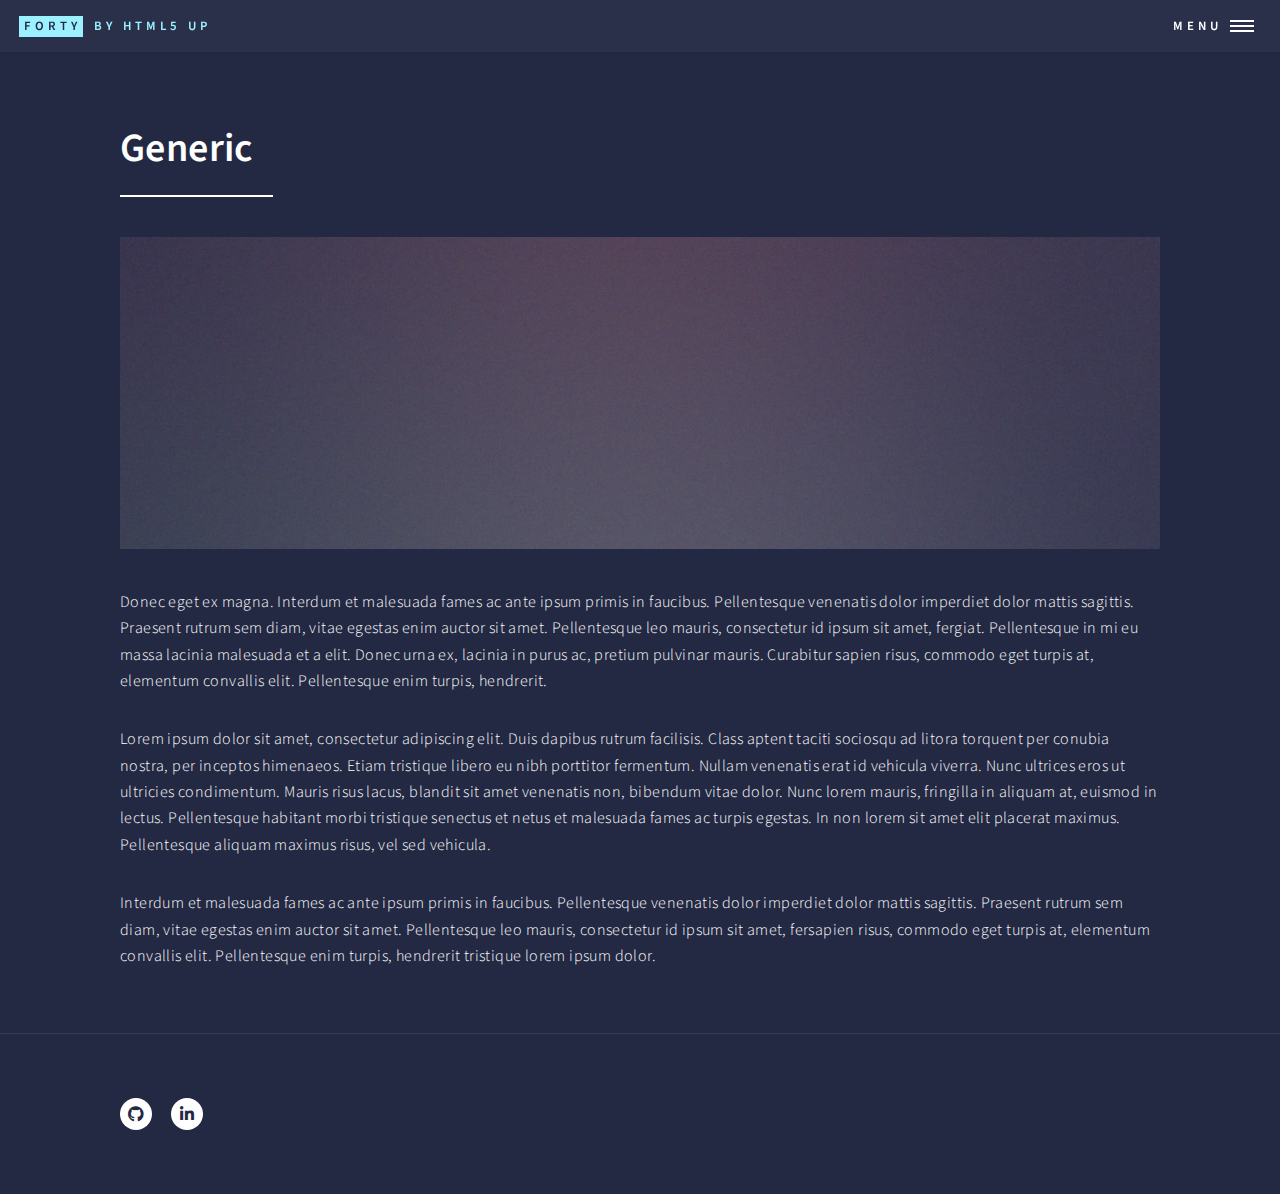
<file: DEFAULT_generic.html>
<!DOCTYPE HTML>
<!--
	Forty by HTML5 UP
	html5up.net | @ajlkn
	Free for personal and commercial use under the CCA 3.0 license (html5up.net/license)
-->
<html>
	<head>
		<title>Generic - Forty by HTML5 UP</title>
		<meta charset="utf-8" />
		<meta name="viewport" content="width=device-width, initial-scale=1, user-scalable=no" />
		<link rel="stylesheet" href="assets/css/main.css" />
		<noscript><link rel="stylesheet" href="assets/css/noscript.css" /></noscript>
	</head>
	<body class="is-preload">

		<!-- Wrapper -->
			<div id="wrapper">

				<!-- Header -->
					<header id="header">
						<a href="index.html" class="logo"><strong>Forty</strong> <span>by HTML5 UP</span></a>
						<nav>
							<a href="#menu">Menu</a>
						</nav>
					</header>

				<!-- Menu -->
					<nav id="menu">
						<ul class="links">
							<li><a href="index.html">Home</a></li>
							<li><a href="landing.html">Landing</a></li>
							<li><a href="generic.html">Generic</a></li>
							<li><a href="elements.html">Elements</a></li>
						</ul>
						<ul class="actions stacked">
							<li><a href="#" class="button primary fit">Get Started</a></li>
							<li><a href="#" class="button fit">Log In</a></li>
						</ul>
					</nav>

				<!-- Main -->
					<div id="main" class="alt">

						<!-- One -->
							<section id="one">
								<div class="inner">
									<header class="major">
										<h1>Generic</h1>
									</header>
									<span class="image main"><img src="images/pic11.jpg" alt="" /></span>
									<p>Donec eget ex magna. Interdum et malesuada fames ac ante ipsum primis in faucibus. Pellentesque venenatis dolor imperdiet dolor mattis sagittis. Praesent rutrum sem diam, vitae egestas enim auctor sit amet. Pellentesque leo mauris, consectetur id ipsum sit amet, fergiat. Pellentesque in mi eu massa lacinia malesuada et a elit. Donec urna ex, lacinia in purus ac, pretium pulvinar mauris. Curabitur sapien risus, commodo eget turpis at, elementum convallis elit. Pellentesque enim turpis, hendrerit.</p>
									<p>Lorem ipsum dolor sit amet, consectetur adipiscing elit. Duis dapibus rutrum facilisis. Class aptent taciti sociosqu ad litora torquent per conubia nostra, per inceptos himenaeos. Etiam tristique libero eu nibh porttitor fermentum. Nullam venenatis erat id vehicula viverra. Nunc ultrices eros ut ultricies condimentum. Mauris risus lacus, blandit sit amet venenatis non, bibendum vitae dolor. Nunc lorem mauris, fringilla in aliquam at, euismod in lectus. Pellentesque habitant morbi tristique senectus et netus et malesuada fames ac turpis egestas. In non lorem sit amet elit placerat maximus. Pellentesque aliquam maximus risus, vel sed vehicula.</p>
									<p>Interdum et malesuada fames ac ante ipsum primis in faucibus. Pellentesque venenatis dolor imperdiet dolor mattis sagittis. Praesent rutrum sem diam, vitae egestas enim auctor sit amet. Pellentesque leo mauris, consectetur id ipsum sit amet, fersapien risus, commodo eget turpis at, elementum convallis elit. Pellentesque enim turpis, hendrerit tristique lorem ipsum dolor.</p>
								</div>
							</section>

					</div>

	
			<!-- Footer -->
			<footer id="footer">
				<div class="inner">
					<ul class="icons">
						<li><a href="https://github.com/Riccardo95Facchini" class="icon brands alt fa-github"><span class="label">GitHub</span></a></li>
						<li><a href="https://www.linkedin.com/in/riccardo-facchini-1a8206194/" class="icon brands alt fa-linkedin-in"><span class="label">LinkedIn</span></a></li>
					</ul>
				</div>
			</footer>

			</div>

		<!-- Scripts -->
			<script src="assets/js/jquery.min.js"></script>
			<script src="assets/js/jquery.scrolly.min.js"></script>
			<script src="assets/js/jquery.scrollex.min.js"></script>
			<script src="assets/js/browser.min.js"></script>
			<script src="assets/js/breakpoints.min.js"></script>
			<script src="assets/js/util.js"></script>
			<script src="assets/js/main.js"></script>

	</body>
</html>
</file>
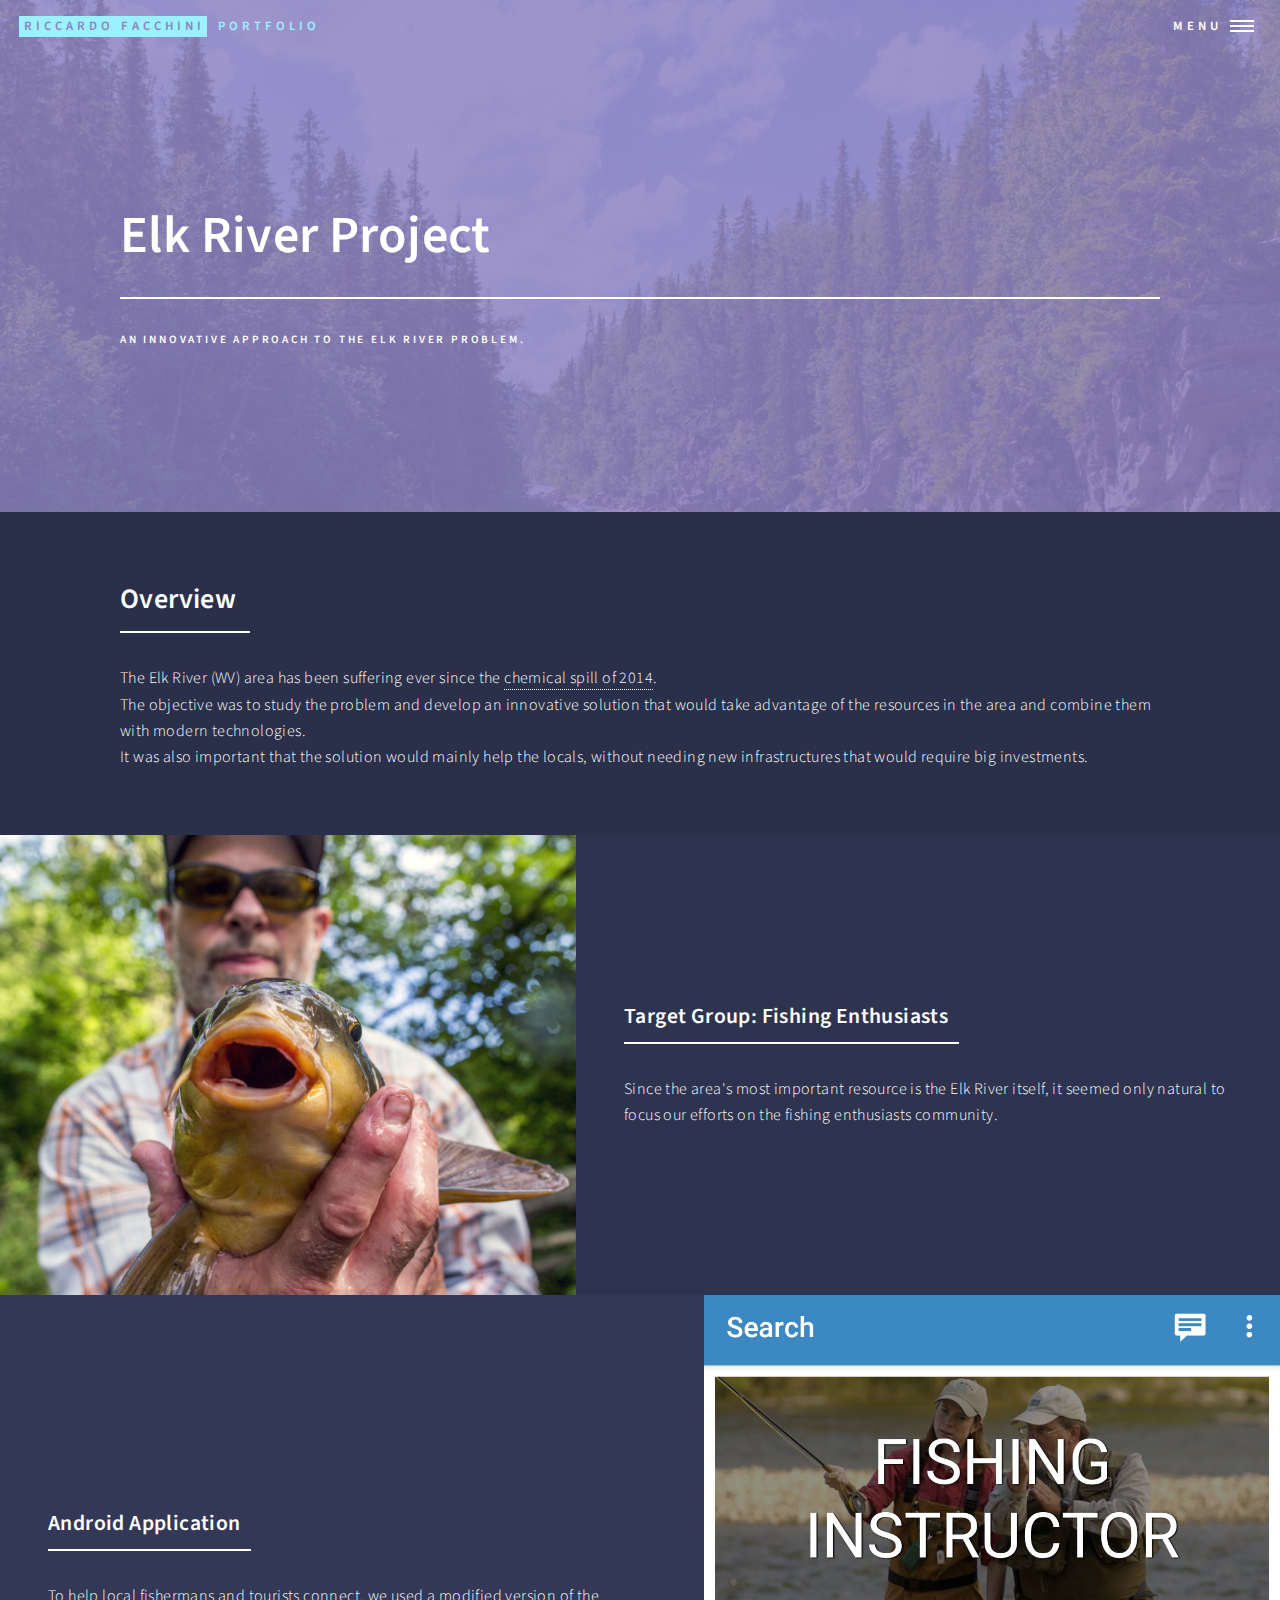
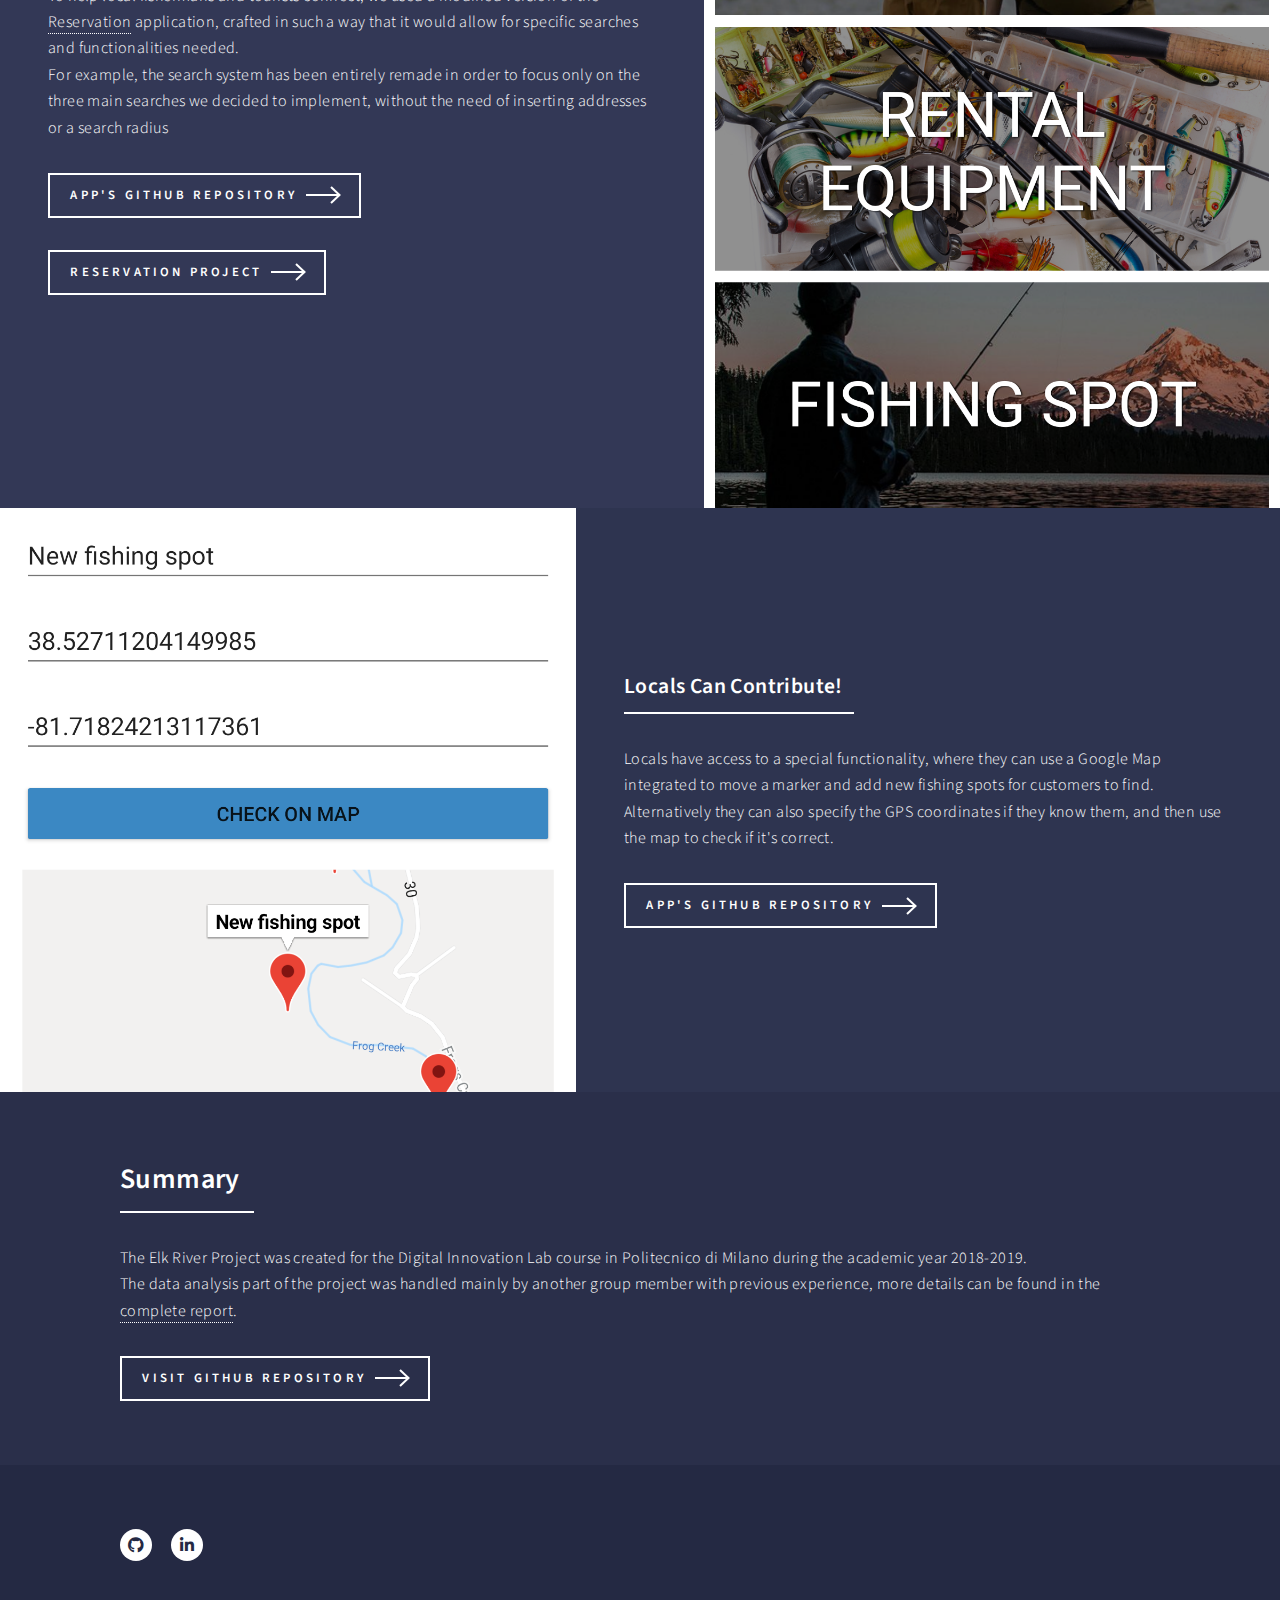
<file: elk.html>
<!DOCTYPE HTML>
<!--
	Forty by HTML5 UP
	html5up.net | @ajlkn
	Free for personal and commercial use under the CCA 3.0 license (html5up.net/license)
-->
<html>

<head>
	<title>Elk River Project - Riccardo Facchini</title>
	<meta charset="utf-8" />
	<meta name="viewport" content="width=device-width, initial-scale=1, user-scalable=no" />
	<link rel="stylesheet" href="assets/css/main.css" />
	<noscript>
		<link rel="stylesheet" href="assets/css/noscript.css" /></noscript>
</head>

<body class="is-preload">

	<!-- Wrapper -->
	<div id="wrapper">

		<!-- Header -->
		<!-- Note: The "styleN" class below should match that of the banner element. -->
		<header id="header" class="alt style2">
				<a href="index.html" class="logo"><strong>Riccardo Facchini</strong> <span>Portfolio</span></a>
				<nav>
					<a href="#menu">Menu</a>
				</nav>
			</header>
	
			<!-- Menu -->
			<nav id="menu">
				<ul class="links">
					<li><a href="index.html">Home</a></li>
					<li><a href="bob.html">Bob the Chameleon</a></li>
					<li><a href="nddPublication.html">VR and NDD - IEEE Publication</a></li>
					<li><a href="reservation.html">Reservation</a></li>
					<li><a href="elk.html">Elk River Project</a></li>
					<li><a href="travlendar.html">Travlendar - RASD & DD</a></li>
					<li><a href="#contact" class="scrolly">Contacts</a></li>
				</ul>
			</nav>

		<!-- Banner -->
		<!-- Note: The "styleN" class below should match that of the header element. -->
		<section id="banner" class="style2">
			<div class="inner">
				<span class="image">
					<img src="images/elkBanner.jpg" alt="" />
				</span>
				<header class="major">
					<h1>Elk River Project</h1>
				</header>
				<div class="content">
					<p>An innovative approach to the Elk River problem.</p>
				</div>
			</div>
		</section>

		<!-- Main -->
		<div id="main">

			<!-- One -->
			<section id="one">
				<div class="inner">
					<header class="major">
						<h2>Overview</h2>
					</header>
					<p>The Elk River (WV) area has been suffering ever since the <a
							href="https://en.wikipedia.org/wiki/2014_Elk_River_chemical_spill">chemical spill of
							2014</a>.<br />
						The objective was to study the problem and develop an innovative solution that would take
						advantage of the resources in the area and combine them with modern technologies.<br />
						It was also important that the solution would mainly help the locals, without needing new
						infrastructures that would require big investments.</p>
				</div>
			</section>

			<!-- Two -->
			<section id="two" class="spotlights">
				<section>
					<a class="image">
						<img src="images/elkFishing.jpg" alt="" data-position="center center" />
					</a>
					<div class="content">
						<div class="inner">
							<header class="major">
								<h3>Target Group: Fishing Enthusiasts</h3>
							</header>
							<p>Since the area's most important resource is the Elk River itself, it seemed only natural
								to focus our efforts on the fishing enthusiasts community.</p>
						</div>
					</div>
				</section>

				<section>
					<a class="image">
						<img src="images/elkSearch.png" alt="" data-position="top center" />
					</a>
					<div class="content">
						<div class="inner">
							<header class="major">
								<h3>Android Application</h3>
							</header>
							<p>To help local fishermans and tourists connect, we used a modified version of the <a
									href="reservation.html">Reservation</a> application,
								crafted in such a way that it would allow for specific searches and functionalities
								needed.<br />
								For example, the search system has been entirely remade in order to focus only on the
								three main searches we decided to implement, without the need of inserting addresses or
								a search radius</p>
							<ul class="actions">
								<li><a href="https://github.com/Riccardo95Facchini/Elk_River_DIL_2019"
										class="button next">App's GitHub repository</a></li>
							</ul>
							<ul class="actions">
								<li><a href="reservation.html" class="button next">Reservation project</a></li>
							</ul>
						</div>
					</div>
				</section>

				<section>
					<a class="image">
						<img src="images/elkSpot.png" alt="" data-position="25% 25%" />
					</a>
					<div class="content">
						<div class="inner">
							<header class="major">
								<h3>Locals Can Contribute!</h3>
							</header>
							<p>Locals have access to a special functionality, where they can use a Google Map integrated
								to move a marker and add new fishing spots for customers to find.<br />
								Alternatively they can also specify the GPS coordinates if they know them, and then use
								the map to check if it's correct.</p>
							<ul class="actions">
								<li><a href="https://github.com/Riccardo95Facchini/Elk_River_DIL_2019"
										class="button next">App's GitHub repository</a></li>
						</div>
					</div>
				</section>
			</section>

			<!-- Three -->
			<section id="three">
				<div class="inner">
					<header class="major">
						<h2>Summary</h2>
					</header>
					<p>The Elk River Project was created for the Digital Innovation Lab course in Politecnico di Milano
						during the
						academic year 2018-2019.<br />
						The data analysis part of the project was handled mainly by another group member with previous
						experience, more details can be found in the <a
							href="https://github.com/Riccardo95Facchini/DIL-2019/blob/master/Report.pdf">complete
							report</a>.</p>
					<ul class="actions">
						<li><a href="https://github.com/Riccardo95Facchini/DIL-2019" class="button next">Visit GitHub
								repository</a></li>
					</ul>
				</div>
			</section>

		</div>


		<!-- Footer -->
		<footer id="footer">
			<div class="inner">
				<ul class="icons">
					<li><a href="https://github.com/Riccardo95Facchini" class="icon brands alt fa-github"><span
								class="label">GitHub</span></a></li>
					<li><a href="https://www.linkedin.com/in/riccardo-facchini-1a8206194/"
							class="icon brands alt fa-linkedin-in"><span class="label">LinkedIn</span></a></li>
				</ul>
			</div>
		</footer>

	</div>

	<!-- Scripts -->
	<script src="assets/js/jquery.min.js"></script>
	<script src="assets/js/jquery.scrolly.min.js"></script>
	<script src="assets/js/jquery.scrollex.min.js"></script>
	<script src="assets/js/browser.min.js"></script>
	<script src="assets/js/breakpoints.min.js"></script>
	<script src="assets/js/util.js"></script>
	<script src="assets/js/main.js"></script>

</body>

</html>
</file>
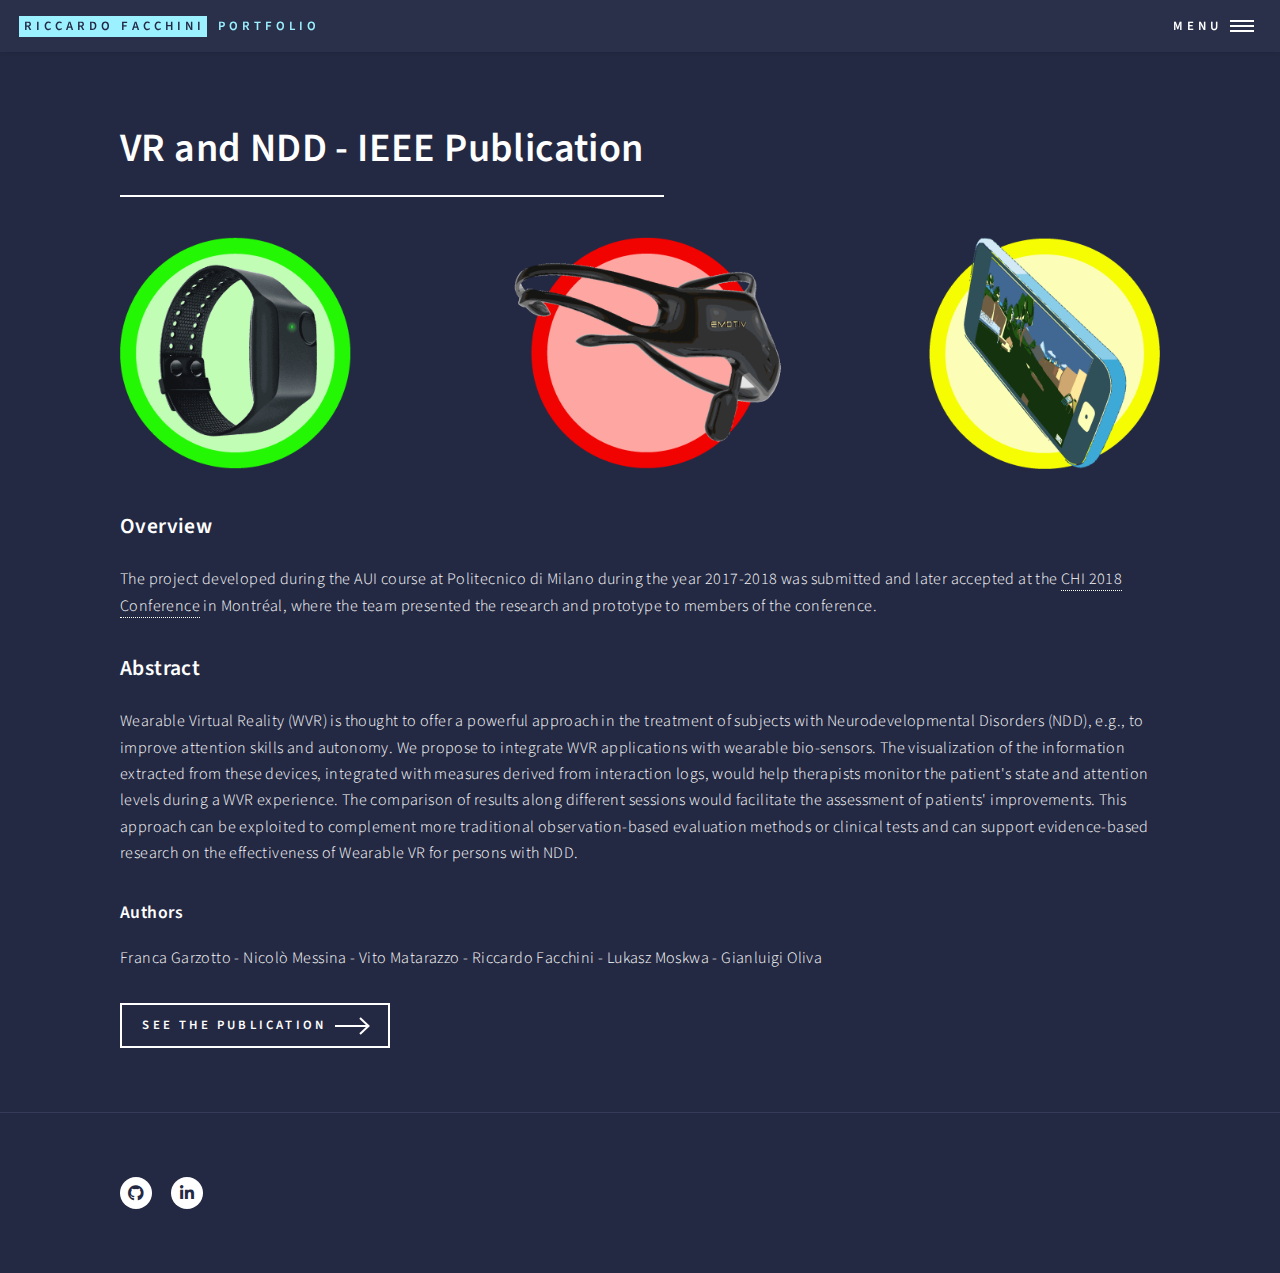
<file: nddPublication.html>
<!DOCTYPE HTML>
<!--
	Forty by HTML5 UP
	html5up.net | @ajlkn
	Free for personal and commercial use under the CCA 3.0 license (html5up.net/license)
-->
<html>

<head>
	<title>VR and NDD - IEEE Publication - Riccardo Facchini</title>
	<meta charset="utf-8" />
	<meta name="viewport" content="width=device-width, initial-scale=1, user-scalable=no" />
	<link rel="stylesheet" href="assets/css/main.css" />
	<noscript>
		<link rel="stylesheet" href="assets/css/noscript.css" /></noscript>
</head>

<body class="is-preload">

	<!-- Wrapper -->
	<div id="wrapper">

		<!-- Header -->
		<header id="header">
			<a href="index.html" class="logo"><strong>Riccardo Facchini</strong> <span>Portfolio</span></a>
			<nav>
				<a href="#menu">Menu</a>
			</nav>
		</header>

		<!-- Menu -->
		<nav id="menu">
			<ul class="links">
				<li><a href="index.html">Home</a></li>
					<li><a href="bob.html">Bob the Chameleon</a></li>
					<li><a href="nddPublication.html">VR and NDD - IEEE Publication</a></li>
					<li><a href="reservation.html">Reservation</a></li>
					<li><a href="elk.html">Elk River Project</a></li>
					<li><a href="travlendar.html">Travlendar - RASD & DD</a></li>
					<li><a href="#contact" class="scrolly">Contacts</a></li>
			</ul>
		</nav>

		<!-- Main -->
		<div id="main" class="alt">

			<!-- One -->
			<section id="one">
				<div class="inner">
					<header class="major">
						<h1>VR and NDD - IEEE Publication</h1>
					</header>
					<span class="image main"><img src="images/nddPublicationDevices.png" alt="" /></span>
					<h3>Overview</h3>
					<p>The project developed during the AUI course at Politecnico di Milano during the year 2017-2018
						was submitted and later accepted at the <a href="https://chi2018.acm.org/">CHI 2018
							Conference</a> in Montréal,
						where the team presented the research and prototype to members of the conference.</p>
					<h3>Abstract</h3>
					<p>Wearable Virtual Reality (WVR) is thought to offer a powerful approach in the treatment of
						subjects with Neurodevelopmental Disorders (NDD), e.g., to improve attention skills and
						autonomy. We propose to integrate WVR applications with wearable bio-sensors. The visualization
						of the information extracted from these devices, integrated with measures derived from
						interaction logs, would help therapists monitor the patient's state and attention levels during
						a WVR experience. The comparison of results along different sessions would facilitate the
						assessment of patients' improvements. This approach can be exploited to complement more
						traditional observation-based evaluation methods or clinical tests and can support
						evidence-based research on the effectiveness of Wearable VR for persons with NDD.</p>
					<h4>Authors</h4>
					<p>Franca Garzotto - Nicolò Messina - Vito Matarazzo - Riccardo Facchini - Lukasz Moskwa - Gianluigi
						Oliva</p>
					<ul class="actions">
						<li><a href="https://ieeexplore.ieee.org/document/8613650" class="button next">See the
								Publication
							</a></li>
					</ul>
				</div>
			</section>

		</div>

		<!-- Footer -->
		<footer id="footer">
			<div class="inner">
				<ul class="icons">
					<li><a href="https://github.com/Riccardo95Facchini" class="icon brands alt fa-github"><span
								class="label">GitHub</span></a></li>
					<li><a href="https://www.linkedin.com/in/riccardo-facchini-1a8206194/"
							class="icon brands alt fa-linkedin-in"><span class="label">LinkedIn</span></a></li>
				</ul>
			</div>
		</footer>

	</div>

	<!-- Scripts -->
	<script src="assets/js/jquery.min.js"></script>
	<script src="assets/js/jquery.scrolly.min.js"></script>
	<script src="assets/js/jquery.scrollex.min.js"></script>
	<script src="assets/js/browser.min.js"></script>
	<script src="assets/js/breakpoints.min.js"></script>
	<script src="assets/js/util.js"></script>
	<script src="assets/js/main.js"></script>

</body>

</html>
</file>
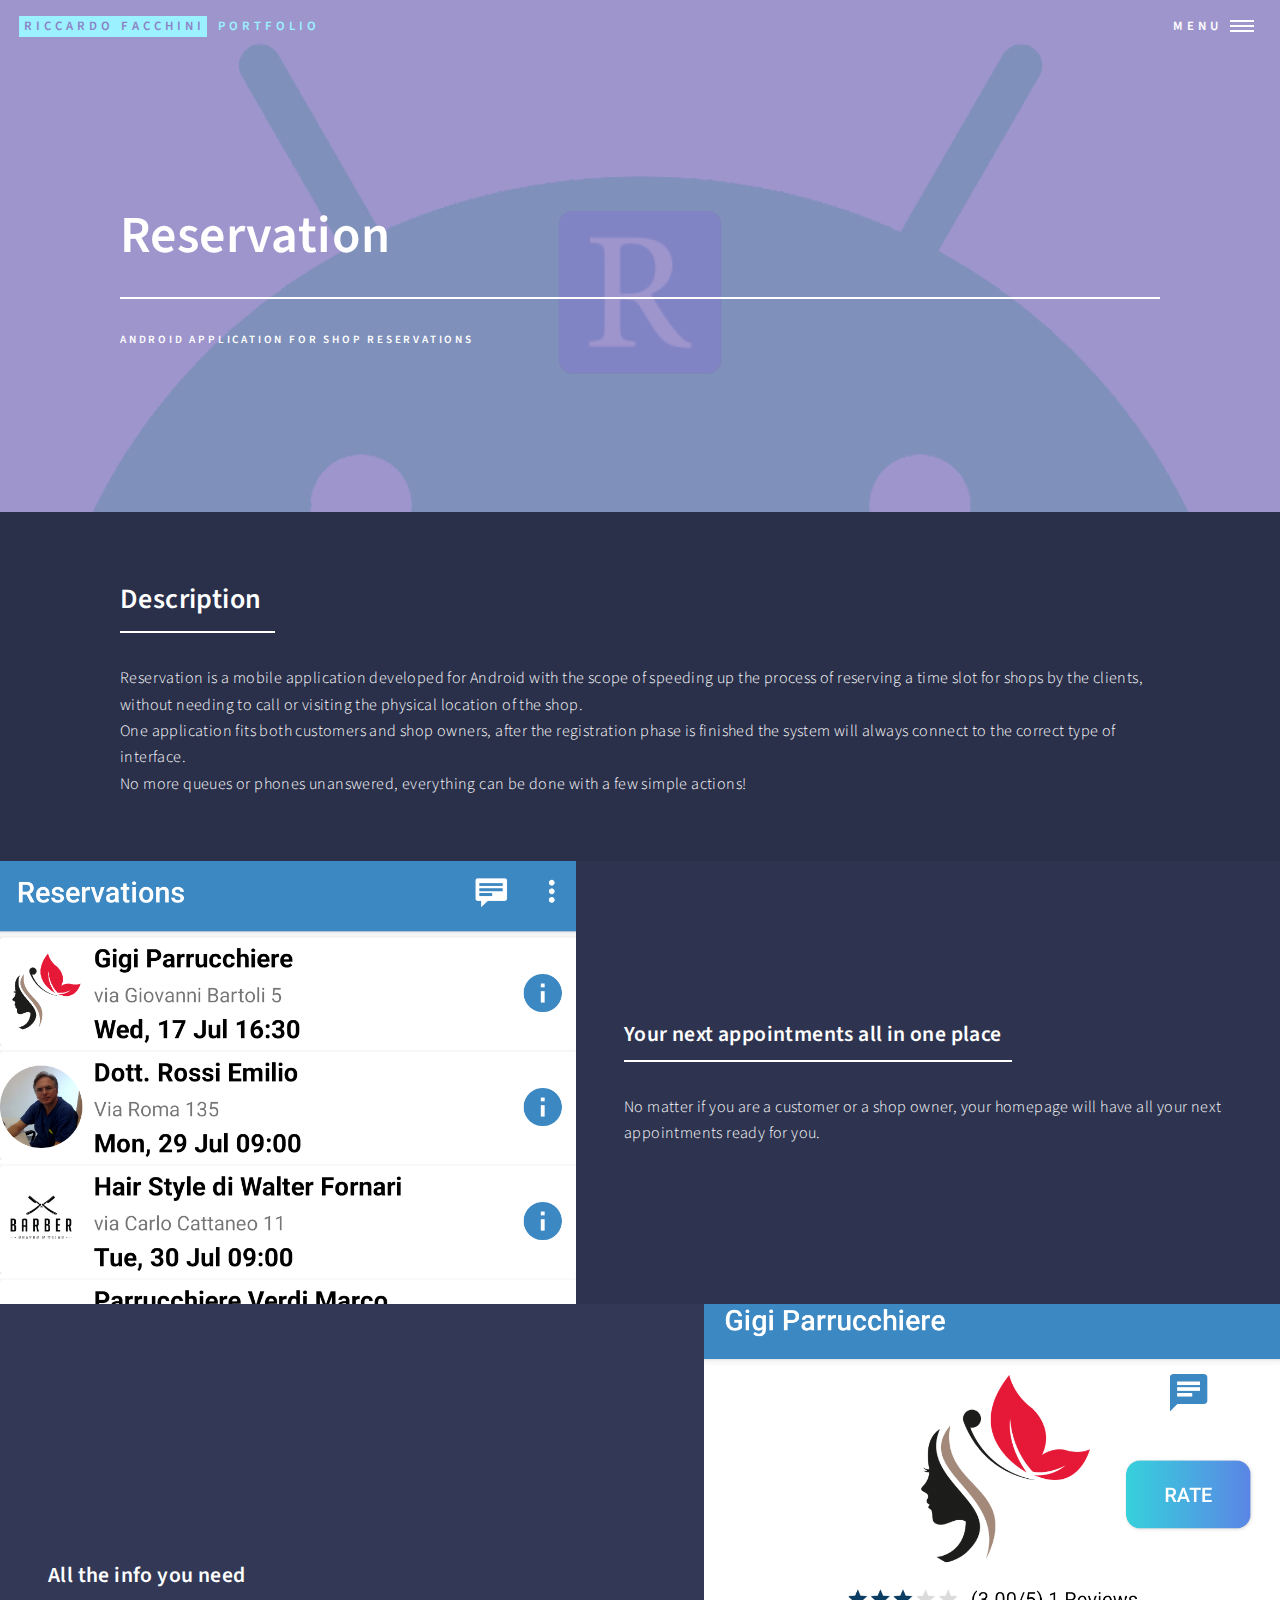
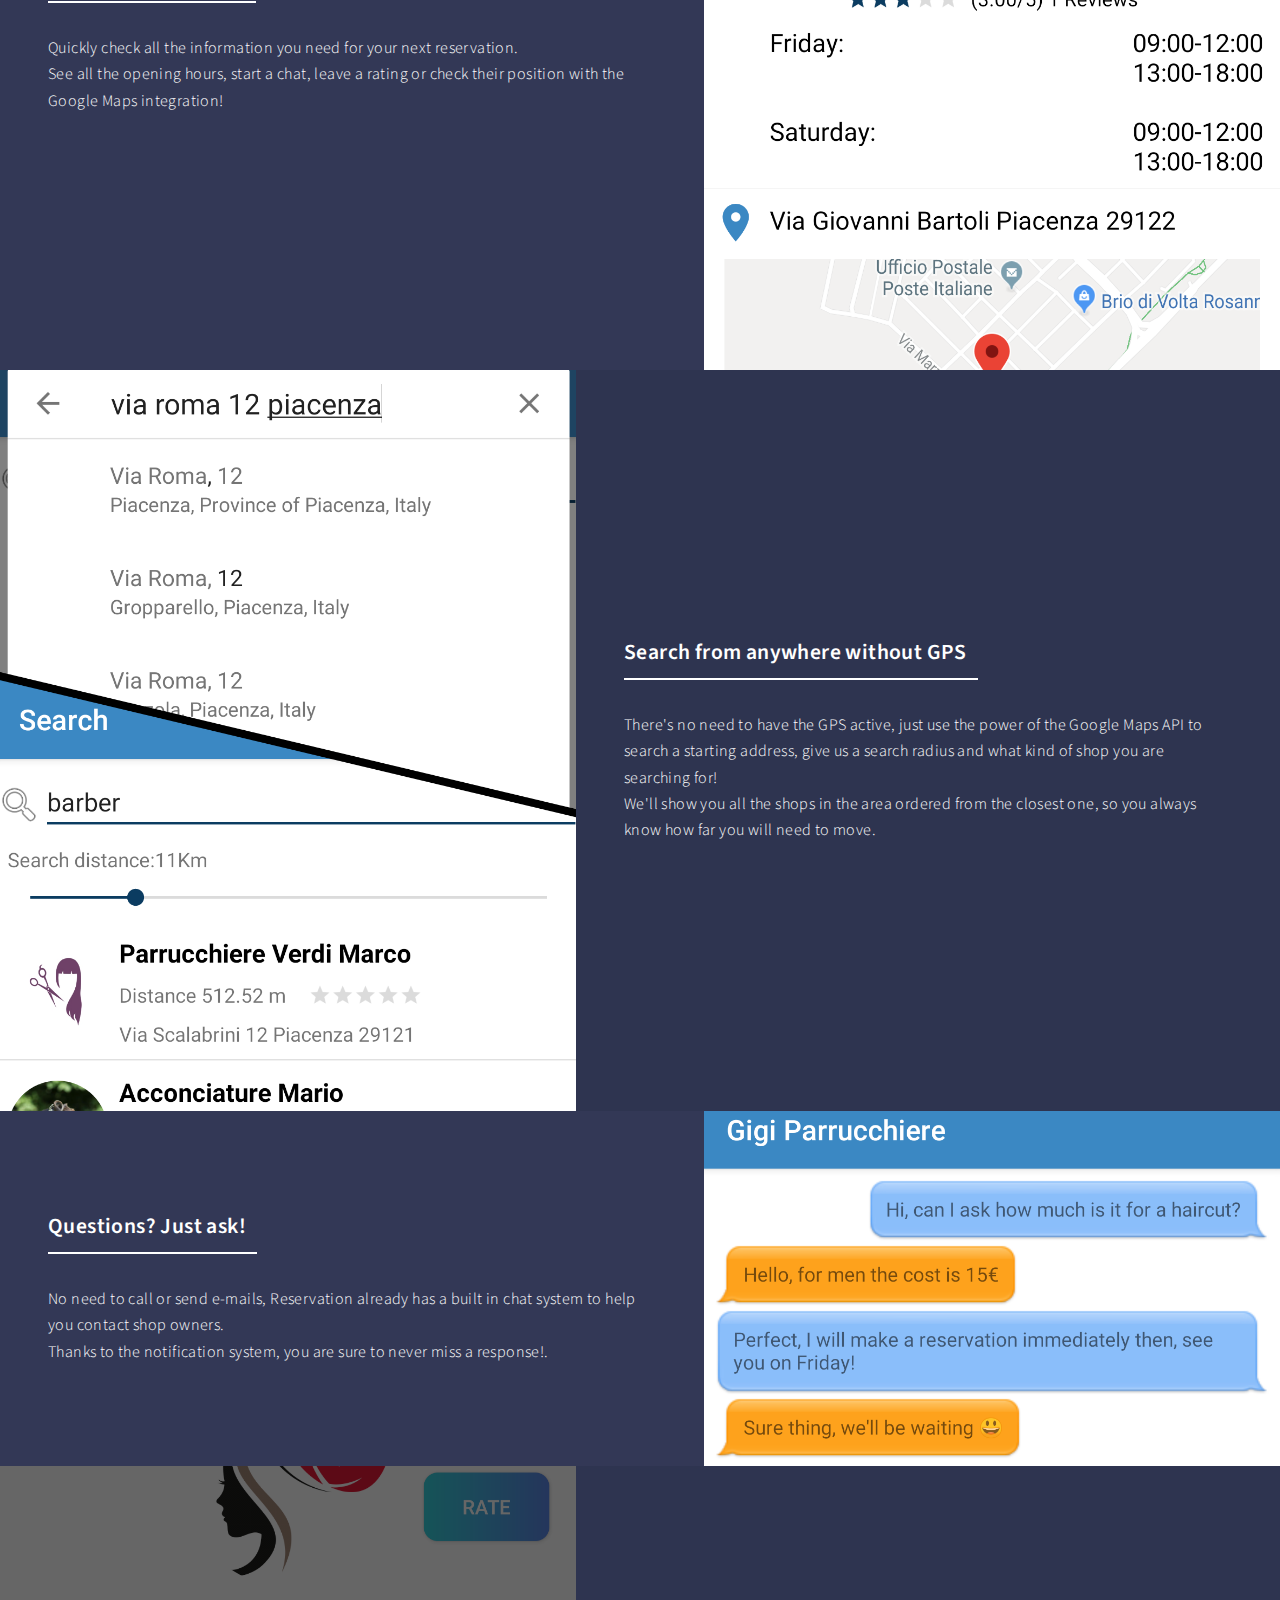
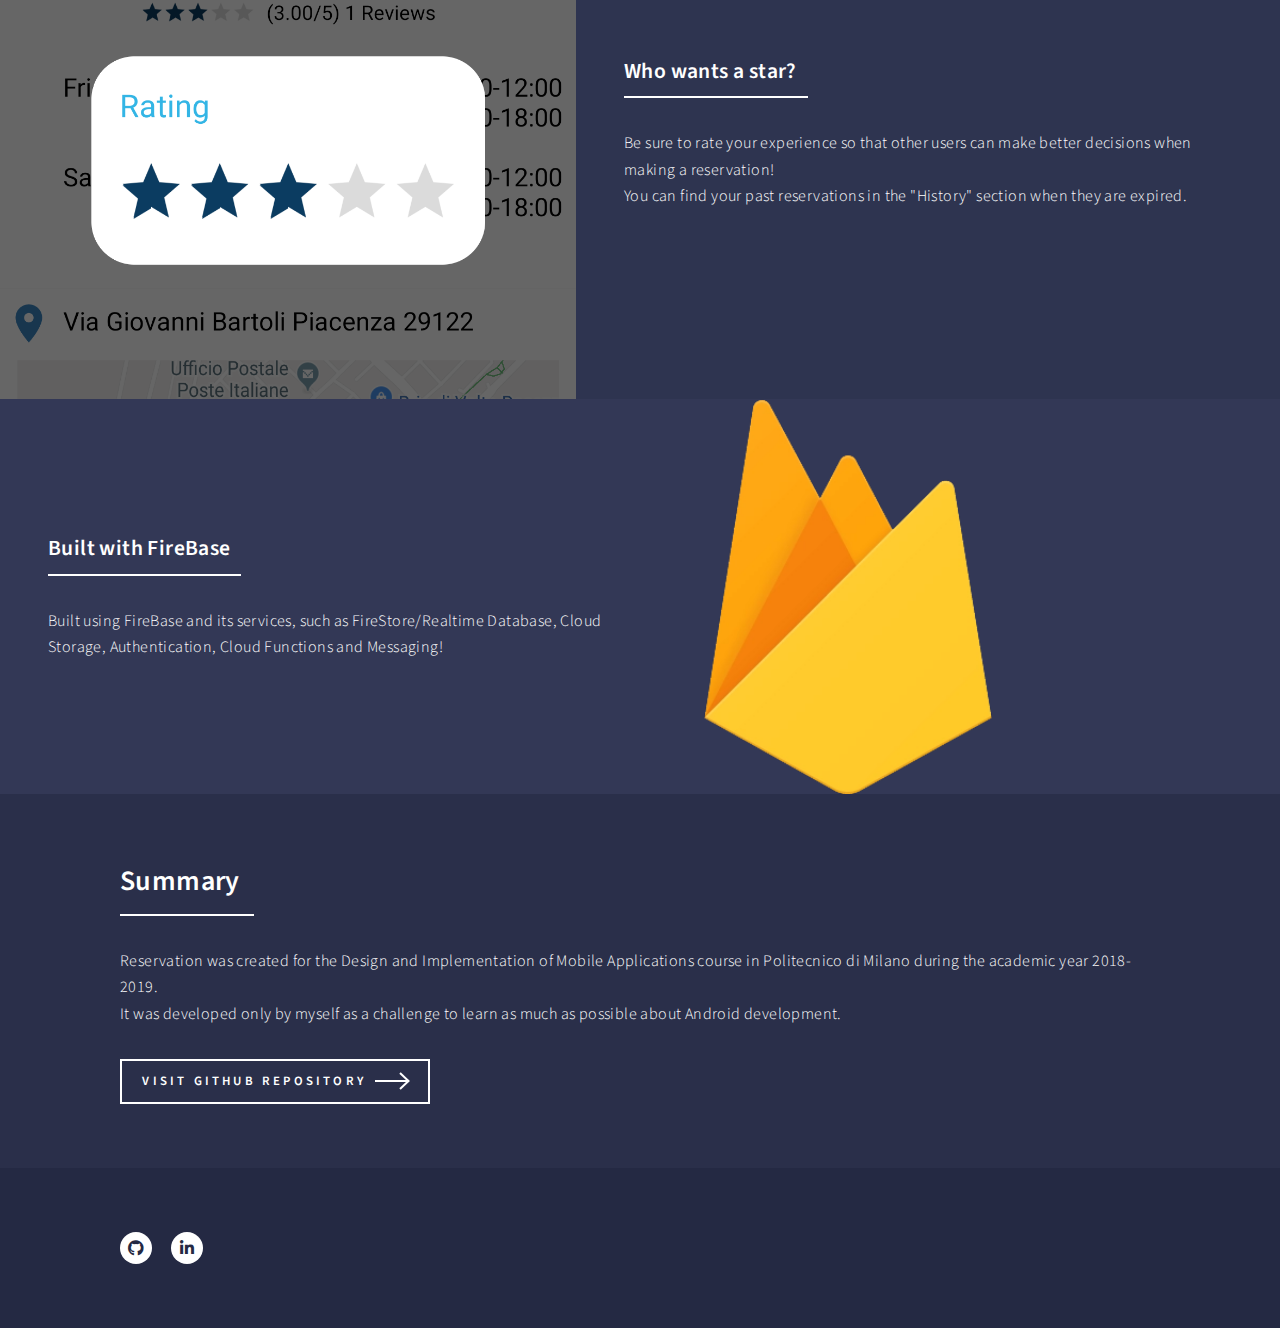
<file: reservation.html>
<!DOCTYPE HTML>
<!--
	Forty by HTML5 UP
	html5up.net | @ajlkn
	Free for personal and commercial use under the CCA 3.0 license (html5up.net/license)
-->
<html>

<head>
	<title>Reservation - Riccardo Facchini</title>
	<meta charset="utf-8" />
	<meta name="viewport" content="width=device-width, initial-scale=1, user-scalable=no" />
	<link rel="stylesheet" href="assets/css/main.css" />
	<noscript>
		<link rel="stylesheet" href="assets/css/noscript.css" /></noscript>
</head>

<body class="is-preload">

	<!-- Wrapper -->
	<div id="wrapper">

		<!-- Header -->
		<!-- Note: The "styleN" class below should match that of the banner element. -->
		<header id="header" class="alt style2">
				<a href="index.html" class="logo"><strong>Riccardo Facchini</strong> <span>Portfolio</span></a>
				<nav>
					<a href="#menu">Menu</a>
				</nav>
			</header>
	
			<!-- Menu -->
			<nav id="menu">
				<ul class="links">
					<li><a href="index.html">Home</a></li>
					<li><a href="bob.html">Bob the Chameleon</a></li>
					<li><a href="nddPublication.html">VR and NDD - IEEE Publication</a></li>
					<li><a href="reservation.html">Reservation</a></li>
					<li><a href="elk.html">Elk River Project</a></li>
					<li><a href="travlendar.html">Travlendar - RASD & DD</a></li>
					<li><a href="#contact" class="scrolly">Contacts</a></li>
				</ul>
			</nav>

		<!-- Banner -->
		<!-- Note: The "styleN" class below should match that of the header element. -->
		<section id="banner" class="style2">
			<div class="inner">
				<span class="image">
					<img src="images/reservationBanner.png" alt="" />
				</span>
				<header class="major">
					<h1>Reservation</h1>
				</header>
				<div class="content">
					<p>Android application for shop reservations</p>
				</div>
			</div>
		</section>

		<!-- Main -->
		<div id="main">

			<!-- One -->
			<section id="one">
				<div class="inner">
					<header class="major">
						<h2>Description</h2>
					</header>
					<p>Reservation is a mobile application developed for Android with the scope of speeding up the
						process of reserving a time slot for shops by the clients,
						without needing to call or visiting the physical location of the shop.<br />
						One application fits both customers and shop owners, after the registration phase is finished
						the system will always connect to the correct type of interface.<br />
						No more queues or phones unanswered, everything can be done with a few simple actions!</p>
				</div>
			</section>

			<!-- Two -->
			<section id="two" class="spotlights">
				<section>
					<a class="image">
						<img src="images/reservationHome.png" alt="" data-position="center center" />
					</a>
					<div class="content">
						<div class="inner">
							<header class="major">
								<h3>Your next appointments all in one place</h3>
							</header>
							<p>No matter if you are a customer or a shop owner, your homepage will have all your next
								appointments ready for you.</p>
						</div>
					</div>
				</section>

				<section>
					<a class="image">
						<img src="images/reservationDetails.png" alt="" data-position="top center" />
					</a>
					<div class="content">
						<div class="inner">
							<header class="major">
								<h3>All the info you need</h3>
							</header>
							<p>Quickly check all the information you need for your next reservation.<br />
								See all the opening hours, start a chat, leave a rating or check their position with the
								Google Maps integration!</p>
						</div>
					</div>
				</section>

				<section>
					<a class="image">
						<img src="images/reservationSearch.png" alt="" data-position="25% 25%" />
					</a>
					<div class="content">
						<div class="inner">
							<header class="major">
								<h3>Search from anywhere without GPS</h3>
							</header>
							<p>There's no need to have the GPS active, just use the power of the Google Maps API to
								search a starting address, give us a search radius and what kind of shop you are
								searching for! <br />
								We'll show you all the shops in the area ordered from the closest one, so you always
								know how far you will need to move.</p>
						</div>
					</div>
				</section>

				<section>
					<a class="image">
						<img src="images/reservationChat.png" alt="" data-position="25% 25%" />
					</a>
					<div class="content">
						<div class="inner">
							<header class="major">
								<h3>Questions? Just ask!</h3>
							</header>
							<p>No need to call or send e-mails, Reservation already has a built in chat system to help
								you contact shop owners.<br />
								Thanks to the notification system, you are sure to never miss a response!.</p>
						</div>
					</div>
				</section>


				<section>
					<a class="image">
						<img src="images/reservationRate.png" alt="" data-position="25% 25%" />
					</a>
					<div class="content">
						<div class="inner">
							<header class="major">
								<h3>Who wants a star?</h3>
							</header>
							<p>Be sure to rate your experience so that other users can make better decisions when making
								a reservation! <br />
								You can find your past reservations in the "History" section when they are expired.</p>
						</div>
					</div>
				</section>

				<section>
					<a class="image">
						<img src="images/firebaseLogo.png" alt="" data-position="25% 25%" style="width: 50%;" />
					</a>
					<div class="content">
						<div class="inner">
							<header class="major">
								<h3>Built with FireBase</h3>
							</header>
							<p>Built using FireBase and its services, such as FireStore/Realtime Database, Cloud
								Storage, Authentication, Cloud Functions and Messaging!</p>
						</div>
					</div>
				</section>

			</section>
			</section>

			<!-- Three -->
			<section id="three">
				<div class="inner">
					<header class="major">
						<h2>Summary</h2>
					</header>
					<p>Reservation was created for the Design and Implementation of Mobile Applications course in Politecnico di Milano during the
						academic year 2018-2019.<br />
						It was developed only by myself as a challenge to learn as much as possible about Android development.</p>
					<ul class="actions">
						<li><a href="https://github.com/Riccardo95Facchini/Reservation" class="button next">Visit
								GitHub repository</a></li>
					</ul>
				</div>
			</section>

		</div>

		<!-- Footer -->
		<footer id="footer">
			<div class="inner">
				<ul class="icons">
					<li><a href="https://github.com/Riccardo95Facchini" class="icon brands alt fa-github"><span
								class="label">GitHub</span></a></li>
					<li><a href="https://www.linkedin.com/in/riccardo-facchini-1a8206194/"
							class="icon brands alt fa-linkedin-in"><span class="label">LinkedIn</span></a></li>
				</ul>
			</div>
		</footer>

	</div>

	<!-- Scripts -->
	<script src="assets/js/jquery.min.js"></script>
	<script src="assets/js/jquery.scrolly.min.js"></script>
	<script src="assets/js/jquery.scrollex.min.js"></script>
	<script src="assets/js/browser.min.js"></script>
	<script src="assets/js/breakpoints.min.js"></script>
	<script src="assets/js/util.js"></script>
	<script src="assets/js/main.js"></script>

</body>

</html>
</file>
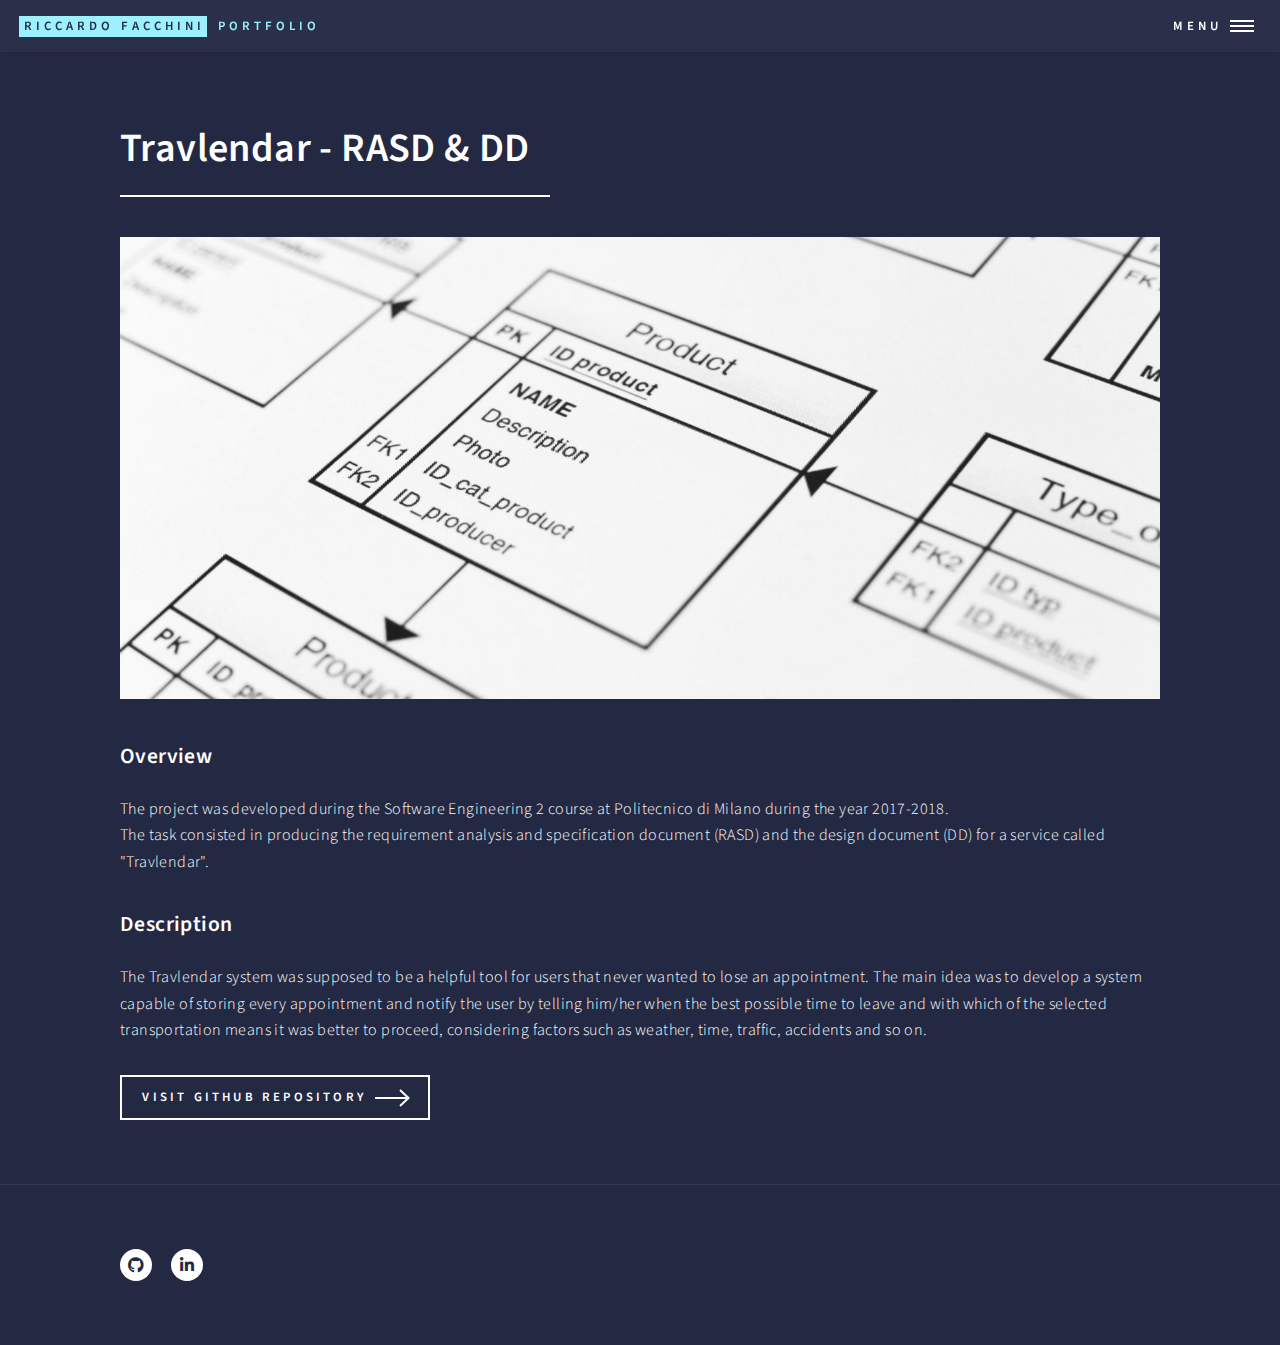
<file: travlendar.html>
<!DOCTYPE HTML>
<!--
	Forty by HTML5 UP
	html5up.net | @ajlkn
	Free for personal and commercial use under the CCA 3.0 license (html5up.net/license)
-->
<html>

<head>
	<title>Travlendar - RASD & DD - Riccardo Facchini</title>
	<meta charset="utf-8" />
	<meta name="viewport" content="width=device-width, initial-scale=1, user-scalable=no" />
	<link rel="stylesheet" href="assets/css/main.css" />
	<noscript>
		<link rel="stylesheet" href="assets/css/noscript.css" /></noscript>
</head>

<body class="is-preload">

	<!-- Wrapper -->
	<div id="wrapper">

		<!-- Header -->
		<header id="header">
			<a href="index.html" class="logo"><strong>Riccardo Facchini</strong> <span>Portfolio</span></a>
			<nav>
				<a href="#menu">Menu</a>
			</nav>
		</header>

		<!-- Menu -->
		<nav id="menu">
			<ul class="links">
				<li><a href="index.html">Home</a></li>
					<li><a href="bob.html">Bob the Chameleon</a></li>
					<li><a href="nddPublication.html">VR and NDD - IEEE Publication</a></li>
					<li><a href="reservation.html">Reservation</a></li>
					<li><a href="elk.html">Elk River Project</a></li>
					<li><a href="travlendar.html">Travlendar - RASD & DD</a></li>
					<li><a href="#contact" class="scrolly">Contacts</a></li>
			</ul>
		</nav>

		<!-- Main -->
		<div id="main" class="alt">

			<!-- One -->
			<section id="one">
				<div class="inner">
					<header class="major">
						<h1>Travlendar - RASD & DD</h1>
					</header>
					<span class="image main"><img src="images/travlendarBanner.jpg" alt="" /></span>
					<h3>Overview</h3>
					<p>The project was developed during the Software Engineering 2 course at Politecnico di Milano during the year 2017-2018.<br/>
					The task consisted in producing the requirement analysis and specification document (RASD) and the design document (DD) for a service called "Travlendar".</p>
					<h3>Description</h3>
					<p>The Travlendar system was supposed to be a helpful tool for users that never wanted to lose an appointment. 
						The main idea was to develop a system capable of storing every appointment and notify the user by telling him/her 
						when the best possible time to leave and with which of the selected transportation means it was better to proceed, considering factors such as weather, time, traffic, accidents and so on.</p>
					<ul class="actions">
						<li><a href="https://github.com/Riccardo95Facchini/FacchiniGuglielmetti-Travlendar-2017" class="button next">Visit GitHub Repository
							</a></li>
					</ul>
				</div>
			</section>

		</div>

		<!-- Footer -->
		<footer id="footer">
			<div class="inner">
				<ul class="icons">
					<li><a href="https://github.com/Riccardo95Facchini" class="icon brands alt fa-github"><span
								class="label">GitHub</span></a></li>
					<li><a href="https://www.linkedin.com/in/riccardo-facchini-1a8206194/"
							class="icon brands alt fa-linkedin-in"><span class="label">LinkedIn</span></a></li>
				</ul>
			</div>
		</footer>

	</div>

	<!-- Scripts -->
	<script src="assets/js/jquery.min.js"></script>
	<script src="assets/js/jquery.scrolly.min.js"></script>
	<script src="assets/js/jquery.scrollex.min.js"></script>
	<script src="assets/js/browser.min.js"></script>
	<script src="assets/js/breakpoints.min.js"></script>
	<script src="assets/js/util.js"></script>
	<script src="assets/js/main.js"></script>

</body>

</html>
</file>
<file: assets/css/noscript.css>
/*
	Forty by HTML5 UP
	html5up.net | @ajlkn
	Free for personal and commercial use under the CCA 3.0 license (html5up.net/license)
*/

/* Banner */

	body.is-preload #banner:after {
		opacity: 0.85;
	}

	body.is-preload #banner > .inner {
		-moz-filter: none;
		-webkit-filter: none;
		-ms-filter: none;
		filter: none;
		-moz-transform: none;
		-webkit-transform: none;
		-ms-transform: none;
		transform: none;
		opacity: 1;
	}
</file>
<file: assets/css/main.css>
@import url(fontawesome-all.min.css);
@import url("https://fonts.googleapis.com/css?family=Source+Sans+Pro:300,300italic,600,600italic");

/*
	Forty by HTML5 UP
	html5up.net | @ajlkn
	Free for personal and commercial use under the CCA 3.0 license (html5up.net/license)
*/

html, body, div, span, applet, object,
iframe, h1, h2, h3, h4, h5, h6, p, blockquote,
pre, a, abbr, acronym, address, big, cite,
code, del, dfn, em, img, ins, kbd, q, s, samp,
small, strike, strong, sub, sup, tt, var, b,
u, i, center, dl, dt, dd, ol, ul, li, fieldset,
form, label, legend, table, caption, tbody,
tfoot, thead, tr, th, td, article, aside,
canvas, details, embed, figure, figcaption,
footer, header, hgroup, menu, nav, output, ruby,
section, summary, time, mark, audio, video {
	margin: 0;
	padding: 0;
	border: 0;
	font-size: 100%;
	font: inherit;
	vertical-align: baseline;}

article, aside, details, figcaption, figure,
footer, header, hgroup, menu, nav, section {
	display: block;}

body {
	line-height: 1;
}

ol, ul {
	list-style: none;
}

blockquote, q {
	quotes: none;
}

	blockquote:before, blockquote:after, q:before, q:after {
		content: '';
		content: none;
	}

table {
	border-collapse: collapse;
	border-spacing: 0;
}

body {
	-webkit-text-size-adjust: none;
}

mark {
	background-color: transparent;
	color: inherit;
}

input::-moz-focus-inner {
	border: 0;
	padding: 0;
}

input, select, textarea {
	-moz-appearance: none;
	-webkit-appearance: none;
	-ms-appearance: none;
	appearance: none;
}

/* Basic */

	@-ms-viewport {
		width: device-width;
	}

	body {
		-ms-overflow-style: scrollbar;
	}

	@media screen and (max-width: 480px) {

		html, body {
			min-width: 320px;
		}

	}

	html {
		box-sizing: border-box;
	}

	*, *:before, *:after {
		box-sizing: inherit;
	}

	body {
		background: #242943;
	}

		body.is-preload *, body.is-preload *:before, body.is-preload *:after {
			-moz-animation: none !important;
			-webkit-animation: none !important;
			-ms-animation: none !important;
			animation: none !important;
			-moz-transition: none !important;
			-webkit-transition: none !important;
			-ms-transition: none !important;
			transition: none !important;
		}

/* Type */

	body, input, select, textarea {
		color: #ffffff;
		font-family: "Source Sans Pro", Helvetica, sans-serif;
		font-size: 17pt;
		font-weight: 300;
		letter-spacing: 0.025em;
		line-height: 1.65;
	}

		@media screen and (max-width: 1680px) {

			body, input, select, textarea {
				font-size: 14pt;
			}

		}

		@media screen and (max-width: 1280px) {

			body, input, select, textarea {
				font-size: 12pt;
			}

		}

		@media screen and (max-width: 360px) {

			body, input, select, textarea {
				font-size: 11pt;
			}

		}

	a {
		-moz-transition: color 0.2s ease-in-out, border-bottom-color 0.2s ease-in-out;
		-webkit-transition: color 0.2s ease-in-out, border-bottom-color 0.2s ease-in-out;
		-ms-transition: color 0.2s ease-in-out, border-bottom-color 0.2s ease-in-out;
		transition: color 0.2s ease-in-out, border-bottom-color 0.2s ease-in-out;
		border-bottom: dotted 1px;
		color: inherit;
		text-decoration: none;
	}

		a:hover {
			border-bottom-color: transparent;
			color: #9bf1ff !important;
		}

		a:active {
			color: #53e3fb !important;
		}

	strong, b {
		color: #ffffff;
		font-weight: 600;
	}

	em, i {
		font-style: italic;
	}

	p {
		margin: 0 0 2em 0;
	}

	h1, h2, h3, h4, h5, h6 {
		color: #ffffff;
		font-weight: 600;
		line-height: 1.65;
		margin: 0 0 1em 0;
	}

		h1 a, h2 a, h3 a, h4 a, h5 a, h6 a {
			color: inherit;
			border-bottom: 0;
		}

	h1 {
		font-size: 2.5em;
	}

	h2 {
		font-size: 1.75em;
	}

	h3 {
		font-size: 1.35em;
	}

	h4 {
		font-size: 1.1em;
	}

	h5 {
		font-size: 0.9em;
	}

	h6 {
		font-size: 0.7em;
	}

	@media screen and (max-width: 736px) {

		h1 {
			font-size: 2em;
		}

		h2 {
			font-size: 1.5em;
		}

		h3 {
			font-size: 1.25em;
		}

	}

	sub {
		font-size: 0.8em;
		position: relative;
		top: 0.5em;
	}

	sup {
		font-size: 0.8em;
		position: relative;
		top: -0.5em;
	}

	blockquote {
		border-left: solid 4px rgba(212, 212, 255, 0.1);
		font-style: italic;
		margin: 0 0 2em 0;
		padding: 0.5em 0 0.5em 2em;
	}

	code {
		background: rgba(212, 212, 255, 0.035);
		font-family: "Courier New", monospace;
		font-size: 0.9em;
		margin: 0 0.25em;
		padding: 0.25em 0.65em;
	}

	pre {
		-webkit-overflow-scrolling: touch;
		font-family: "Courier New", monospace;
		font-size: 0.9em;
		margin: 0 0 2em 0;
	}

		pre code {
			display: block;
			line-height: 1.75;
			padding: 1em 1.5em;
			overflow-x: auto;
		}

	hr {
		border: 0;
		border-bottom: solid 1px rgba(212, 212, 255, 0.1);
		margin: 2em 0;
	}

		hr.major {
			margin: 3em 0;
		}

	.align-left {
		text-align: left;
	}

	.align-center {
		text-align: center;
	}

	.align-right {
		text-align: right;
	}

/* Row */

	.row {
		display: flex;
		flex-wrap: wrap;
		box-sizing: border-box;
		align-items: stretch;
	}

		.row > * {
			box-sizing: border-box;
		}

		.row.gtr-uniform > * > :last-child {
			margin-bottom: 0;
		}

		.row.aln-left {
			justify-content: flex-start;
		}

		.row.aln-center {
			justify-content: center;
		}

		.row.aln-right {
			justify-content: flex-end;
		}

		.row.aln-top {
			align-items: flex-start;
		}

		.row.aln-middle {
			align-items: center;
		}

		.row.aln-bottom {
			align-items: flex-end;
		}

		.row > .imp {
			order: -1;
		}

		.row > .col-1 {
			width: 8.33333%;
		}

		.row > .off-1 {
			margin-left: 8.33333%;
		}

		.row > .col-2 {
			width: 16.66667%;
		}

		.row > .off-2 {
			margin-left: 16.66667%;
		}

		.row > .col-3 {
			width: 25%;
		}

		.row > .off-3 {
			margin-left: 25%;
		}

		.row > .col-4 {
			width: 33.33333%;
		}

		.row > .off-4 {
			margin-left: 33.33333%;
		}

		.row > .col-5 {
			width: 41.66667%;
		}

		.row > .off-5 {
			margin-left: 41.66667%;
		}

		.row > .col-6 {
			width: 50%;
		}

		.row > .off-6 {
			margin-left: 50%;
		}

		.row > .col-7 {
			width: 58.33333%;
		}

		.row > .off-7 {
			margin-left: 58.33333%;
		}

		.row > .col-8 {
			width: 66.66667%;
		}

		.row > .off-8 {
			margin-left: 66.66667%;
		}

		.row > .col-9 {
			width: 75%;
		}

		.row > .off-9 {
			margin-left: 75%;
		}

		.row > .col-10 {
			width: 83.33333%;
		}

		.row > .off-10 {
			margin-left: 83.33333%;
		}

		.row > .col-11 {
			width: 91.66667%;
		}

		.row > .off-11 {
			margin-left: 91.66667%;
		}

		.row > .col-12 {
			width: 100%;
		}

		.row > .off-12 {
			margin-left: 100%;
		}

		.row.gtr-0 {
			margin-top: 0;
			margin-left: 0em;
		}

			.row.gtr-0 > * {
				padding: 0 0 0 0em;
			}

			.row.gtr-0.gtr-uniform {
				margin-top: 0em;
			}

				.row.gtr-0.gtr-uniform > * {
					padding-top: 0em;
				}

		.row.gtr-25 {
			margin-top: 0;
			margin-left: -0.5em;
		}

			.row.gtr-25 > * {
				padding: 0 0 0 0.5em;
			}

			.row.gtr-25.gtr-uniform {
				margin-top: -0.5em;
			}

				.row.gtr-25.gtr-uniform > * {
					padding-top: 0.5em;
				}

		.row.gtr-50 {
			margin-top: 0;
			margin-left: -1em;
		}

			.row.gtr-50 > * {
				padding: 0 0 0 1em;
			}

			.row.gtr-50.gtr-uniform {
				margin-top: -1em;
			}

				.row.gtr-50.gtr-uniform > * {
					padding-top: 1em;
				}

		.row {
			margin-top: 0;
			margin-left: -2em;
		}

			.row > * {
				padding: 0 0 0 2em;
			}

			.row.gtr-uniform {
				margin-top: -2em;
			}

				.row.gtr-uniform > * {
					padding-top: 2em;
				}

		.row.gtr-150 {
			margin-top: 0;
			margin-left: -3em;
		}

			.row.gtr-150 > * {
				padding: 0 0 0 3em;
			}

			.row.gtr-150.gtr-uniform {
				margin-top: -3em;
			}

				.row.gtr-150.gtr-uniform > * {
					padding-top: 3em;
				}

		.row.gtr-200 {
			margin-top: 0;
			margin-left: -4em;
		}

			.row.gtr-200 > * {
				padding: 0 0 0 4em;
			}

			.row.gtr-200.gtr-uniform {
				margin-top: -4em;
			}

				.row.gtr-200.gtr-uniform > * {
					padding-top: 4em;
				}

		@media screen and (max-width: 1680px) {

			.row {
				display: flex;
				flex-wrap: wrap;
				box-sizing: border-box;
				align-items: stretch;
			}

				.row > * {
					box-sizing: border-box;
				}

				.row.gtr-uniform > * > :last-child {
					margin-bottom: 0;
				}

				.row.aln-left {
					justify-content: flex-start;
				}

				.row.aln-center {
					justify-content: center;
				}

				.row.aln-right {
					justify-content: flex-end;
				}

				.row.aln-top {
					align-items: flex-start;
				}

				.row.aln-middle {
					align-items: center;
				}

				.row.aln-bottom {
					align-items: flex-end;
				}

				.row > .imp-xlarge {
					order: -1;
				}

				.row > .col-1-xlarge {
					width: 8.33333%;
				}

				.row > .off-1-xlarge {
					margin-left: 8.33333%;
				}

				.row > .col-2-xlarge {
					width: 16.66667%;
				}

				.row > .off-2-xlarge {
					margin-left: 16.66667%;
				}

				.row > .col-3-xlarge {
					width: 25%;
				}

				.row > .off-3-xlarge {
					margin-left: 25%;
				}

				.row > .col-4-xlarge {
					width: 33.33333%;
				}

				.row > .off-4-xlarge {
					margin-left: 33.33333%;
				}

				.row > .col-5-xlarge {
					width: 41.66667%;
				}

				.row > .off-5-xlarge {
					margin-left: 41.66667%;
				}

				.row > .col-6-xlarge {
					width: 50%;
				}

				.row > .off-6-xlarge {
					margin-left: 50%;
				}

				.row > .col-7-xlarge {
					width: 58.33333%;
				}

				.row > .off-7-xlarge {
					margin-left: 58.33333%;
				}

				.row > .col-8-xlarge {
					width: 66.66667%;
				}

				.row > .off-8-xlarge {
					margin-left: 66.66667%;
				}

				.row > .col-9-xlarge {
					width: 75%;
				}

				.row > .off-9-xlarge {
					margin-left: 75%;
				}

				.row > .col-10-xlarge {
					width: 83.33333%;
				}

				.row > .off-10-xlarge {
					margin-left: 83.33333%;
				}

				.row > .col-11-xlarge {
					width: 91.66667%;
				}

				.row > .off-11-xlarge {
					margin-left: 91.66667%;
				}

				.row > .col-12-xlarge {
					width: 100%;
				}

				.row > .off-12-xlarge {
					margin-left: 100%;
				}

				.row.gtr-0 {
					margin-top: 0;
					margin-left: 0em;
				}

					.row.gtr-0 > * {
						padding: 0 0 0 0em;
					}

					.row.gtr-0.gtr-uniform {
						margin-top: 0em;
					}

						.row.gtr-0.gtr-uniform > * {
							padding-top: 0em;
						}

				.row.gtr-25 {
					margin-top: 0;
					margin-left: -0.5em;
				}

					.row.gtr-25 > * {
						padding: 0 0 0 0.5em;
					}

					.row.gtr-25.gtr-uniform {
						margin-top: -0.5em;
					}

						.row.gtr-25.gtr-uniform > * {
							padding-top: 0.5em;
						}

				.row.gtr-50 {
					margin-top: 0;
					margin-left: -1em;
				}

					.row.gtr-50 > * {
						padding: 0 0 0 1em;
					}

					.row.gtr-50.gtr-uniform {
						margin-top: -1em;
					}

						.row.gtr-50.gtr-uniform > * {
							padding-top: 1em;
						}

				.row {
					margin-top: 0;
					margin-left: -2em;
				}

					.row > * {
						padding: 0 0 0 2em;
					}

					.row.gtr-uniform {
						margin-top: -2em;
					}

						.row.gtr-uniform > * {
							padding-top: 2em;
						}

				.row.gtr-150 {
					margin-top: 0;
					margin-left: -3em;
				}

					.row.gtr-150 > * {
						padding: 0 0 0 3em;
					}

					.row.gtr-150.gtr-uniform {
						margin-top: -3em;
					}

						.row.gtr-150.gtr-uniform > * {
							padding-top: 3em;
						}

				.row.gtr-200 {
					margin-top: 0;
					margin-left: -4em;
				}

					.row.gtr-200 > * {
						padding: 0 0 0 4em;
					}

					.row.gtr-200.gtr-uniform {
						margin-top: -4em;
					}

						.row.gtr-200.gtr-uniform > * {
							padding-top: 4em;
						}

		}

		@media screen and (max-width: 1280px) {

			.row {
				display: flex;
				flex-wrap: wrap;
				box-sizing: border-box;
				align-items: stretch;
			}

				.row > * {
					box-sizing: border-box;
				}

				.row.gtr-uniform > * > :last-child {
					margin-bottom: 0;
				}

				.row.aln-left {
					justify-content: flex-start;
				}

				.row.aln-center {
					justify-content: center;
				}

				.row.aln-right {
					justify-content: flex-end;
				}

				.row.aln-top {
					align-items: flex-start;
				}

				.row.aln-middle {
					align-items: center;
				}

				.row.aln-bottom {
					align-items: flex-end;
				}

				.row > .imp-large {
					order: -1;
				}

				.row > .col-1-large {
					width: 8.33333%;
				}

				.row > .off-1-large {
					margin-left: 8.33333%;
				}

				.row > .col-2-large {
					width: 16.66667%;
				}

				.row > .off-2-large {
					margin-left: 16.66667%;
				}

				.row > .col-3-large {
					width: 25%;
				}

				.row > .off-3-large {
					margin-left: 25%;
				}

				.row > .col-4-large {
					width: 33.33333%;
				}

				.row > .off-4-large {
					margin-left: 33.33333%;
				}

				.row > .col-5-large {
					width: 41.66667%;
				}

				.row > .off-5-large {
					margin-left: 41.66667%;
				}

				.row > .col-6-large {
					width: 50%;
				}

				.row > .off-6-large {
					margin-left: 50%;
				}

				.row > .col-7-large {
					width: 58.33333%;
				}

				.row > .off-7-large {
					margin-left: 58.33333%;
				}

				.row > .col-8-large {
					width: 66.66667%;
				}

				.row > .off-8-large {
					margin-left: 66.66667%;
				}

				.row > .col-9-large {
					width: 75%;
				}

				.row > .off-9-large {
					margin-left: 75%;
				}

				.row > .col-10-large {
					width: 83.33333%;
				}

				.row > .off-10-large {
					margin-left: 83.33333%;
				}

				.row > .col-11-large {
					width: 91.66667%;
				}

				.row > .off-11-large {
					margin-left: 91.66667%;
				}

				.row > .col-12-large {
					width: 100%;
				}

				.row > .off-12-large {
					margin-left: 100%;
				}

				.row.gtr-0 {
					margin-top: 0;
					margin-left: 0em;
				}

					.row.gtr-0 > * {
						padding: 0 0 0 0em;
					}

					.row.gtr-0.gtr-uniform {
						margin-top: 0em;
					}

						.row.gtr-0.gtr-uniform > * {
							padding-top: 0em;
						}

				.row.gtr-25 {
					margin-top: 0;
					margin-left: -0.375em;
				}

					.row.gtr-25 > * {
						padding: 0 0 0 0.375em;
					}

					.row.gtr-25.gtr-uniform {
						margin-top: -0.375em;
					}

						.row.gtr-25.gtr-uniform > * {
							padding-top: 0.375em;
						}

				.row.gtr-50 {
					margin-top: 0;
					margin-left: -0.75em;
				}

					.row.gtr-50 > * {
						padding: 0 0 0 0.75em;
					}

					.row.gtr-50.gtr-uniform {
						margin-top: -0.75em;
					}

						.row.gtr-50.gtr-uniform > * {
							padding-top: 0.75em;
						}

				.row {
					margin-top: 0;
					margin-left: -1.5em;
				}

					.row > * {
						padding: 0 0 0 1.5em;
					}

					.row.gtr-uniform {
						margin-top: -1.5em;
					}

						.row.gtr-uniform > * {
							padding-top: 1.5em;
						}

				.row.gtr-150 {
					margin-top: 0;
					margin-left: -2.25em;
				}

					.row.gtr-150 > * {
						padding: 0 0 0 2.25em;
					}

					.row.gtr-150.gtr-uniform {
						margin-top: -2.25em;
					}

						.row.gtr-150.gtr-uniform > * {
							padding-top: 2.25em;
						}

				.row.gtr-200 {
					margin-top: 0;
					margin-left: -3em;
				}

					.row.gtr-200 > * {
						padding: 0 0 0 3em;
					}

					.row.gtr-200.gtr-uniform {
						margin-top: -3em;
					}

						.row.gtr-200.gtr-uniform > * {
							padding-top: 3em;
						}

		}

		@media screen and (max-width: 980px) {

			.row {
				display: flex;
				flex-wrap: wrap;
				box-sizing: border-box;
				align-items: stretch;
			}

				.row > * {
					box-sizing: border-box;
				}

				.row.gtr-uniform > * > :last-child {
					margin-bottom: 0;
				}

				.row.aln-left {
					justify-content: flex-start;
				}

				.row.aln-center {
					justify-content: center;
				}

				.row.aln-right {
					justify-content: flex-end;
				}

				.row.aln-top {
					align-items: flex-start;
				}

				.row.aln-middle {
					align-items: center;
				}

				.row.aln-bottom {
					align-items: flex-end;
				}

				.row > .imp-medium {
					order: -1;
				}

				.row > .col-1-medium {
					width: 8.33333%;
				}

				.row > .off-1-medium {
					margin-left: 8.33333%;
				}

				.row > .col-2-medium {
					width: 16.66667%;
				}

				.row > .off-2-medium {
					margin-left: 16.66667%;
				}

				.row > .col-3-medium {
					width: 25%;
				}

				.row > .off-3-medium {
					margin-left: 25%;
				}

				.row > .col-4-medium {
					width: 33.33333%;
				}

				.row > .off-4-medium {
					margin-left: 33.33333%;
				}

				.row > .col-5-medium {
					width: 41.66667%;
				}

				.row > .off-5-medium {
					margin-left: 41.66667%;
				}

				.row > .col-6-medium {
					width: 50%;
				}

				.row > .off-6-medium {
					margin-left: 50%;
				}

				.row > .col-7-medium {
					width: 58.33333%;
				}

				.row > .off-7-medium {
					margin-left: 58.33333%;
				}

				.row > .col-8-medium {
					width: 66.66667%;
				}

				.row > .off-8-medium {
					margin-left: 66.66667%;
				}

				.row > .col-9-medium {
					width: 75%;
				}

				.row > .off-9-medium {
					margin-left: 75%;
				}

				.row > .col-10-medium {
					width: 83.33333%;
				}

				.row > .off-10-medium {
					margin-left: 83.33333%;
				}

				.row > .col-11-medium {
					width: 91.66667%;
				}

				.row > .off-11-medium {
					margin-left: 91.66667%;
				}

				.row > .col-12-medium {
					width: 100%;
				}

				.row > .off-12-medium {
					margin-left: 100%;
				}

				.row.gtr-0 {
					margin-top: 0;
					margin-left: 0em;
				}

					.row.gtr-0 > * {
						padding: 0 0 0 0em;
					}

					.row.gtr-0.gtr-uniform {
						margin-top: 0em;
					}

						.row.gtr-0.gtr-uniform > * {
							padding-top: 0em;
						}

				.row.gtr-25 {
					margin-top: 0;
					margin-left: -0.375em;
				}

					.row.gtr-25 > * {
						padding: 0 0 0 0.375em;
					}

					.row.gtr-25.gtr-uniform {
						margin-top: -0.375em;
					}

						.row.gtr-25.gtr-uniform > * {
							padding-top: 0.375em;
						}

				.row.gtr-50 {
					margin-top: 0;
					margin-left: -0.75em;
				}

					.row.gtr-50 > * {
						padding: 0 0 0 0.75em;
					}

					.row.gtr-50.gtr-uniform {
						margin-top: -0.75em;
					}

						.row.gtr-50.gtr-uniform > * {
							padding-top: 0.75em;
						}

				.row {
					margin-top: 0;
					margin-left: -1.5em;
				}

					.row > * {
						padding: 0 0 0 1.5em;
					}

					.row.gtr-uniform {
						margin-top: -1.5em;
					}

						.row.gtr-uniform > * {
							padding-top: 1.5em;
						}

				.row.gtr-150 {
					margin-top: 0;
					margin-left: -2.25em;
				}

					.row.gtr-150 > * {
						padding: 0 0 0 2.25em;
					}

					.row.gtr-150.gtr-uniform {
						margin-top: -2.25em;
					}

						.row.gtr-150.gtr-uniform > * {
							padding-top: 2.25em;
						}

				.row.gtr-200 {
					margin-top: 0;
					margin-left: -3em;
				}

					.row.gtr-200 > * {
						padding: 0 0 0 3em;
					}

					.row.gtr-200.gtr-uniform {
						margin-top: -3em;
					}

						.row.gtr-200.gtr-uniform > * {
							padding-top: 3em;
						}

		}

		@media screen and (max-width: 736px) {

			.row {
				display: flex;
				flex-wrap: wrap;
				box-sizing: border-box;
				align-items: stretch;
			}

				.row > * {
					box-sizing: border-box;
				}

				.row.gtr-uniform > * > :last-child {
					margin-bottom: 0;
				}

				.row.aln-left {
					justify-content: flex-start;
				}

				.row.aln-center {
					justify-content: center;
				}

				.row.aln-right {
					justify-content: flex-end;
				}

				.row.aln-top {
					align-items: flex-start;
				}

				.row.aln-middle {
					align-items: center;
				}

				.row.aln-bottom {
					align-items: flex-end;
				}

				.row > .imp-small {
					order: -1;
				}

				.row > .col-1-small {
					width: 8.33333%;
				}

				.row > .off-1-small {
					margin-left: 8.33333%;
				}

				.row > .col-2-small {
					width: 16.66667%;
				}

				.row > .off-2-small {
					margin-left: 16.66667%;
				}

				.row > .col-3-small {
					width: 25%;
				}

				.row > .off-3-small {
					margin-left: 25%;
				}

				.row > .col-4-small {
					width: 33.33333%;
				}

				.row > .off-4-small {
					margin-left: 33.33333%;
				}

				.row > .col-5-small {
					width: 41.66667%;
				}

				.row > .off-5-small {
					margin-left: 41.66667%;
				}

				.row > .col-6-small {
					width: 50%;
				}

				.row > .off-6-small {
					margin-left: 50%;
				}

				.row > .col-7-small {
					width: 58.33333%;
				}

				.row > .off-7-small {
					margin-left: 58.33333%;
				}

				.row > .col-8-small {
					width: 66.66667%;
				}

				.row > .off-8-small {
					margin-left: 66.66667%;
				}

				.row > .col-9-small {
					width: 75%;
				}

				.row > .off-9-small {
					margin-left: 75%;
				}

				.row > .col-10-small {
					width: 83.33333%;
				}

				.row > .off-10-small {
					margin-left: 83.33333%;
				}

				.row > .col-11-small {
					width: 91.66667%;
				}

				.row > .off-11-small {
					margin-left: 91.66667%;
				}

				.row > .col-12-small {
					width: 100%;
				}

				.row > .off-12-small {
					margin-left: 100%;
				}

				.row.gtr-0 {
					margin-top: 0;
					margin-left: 0em;
				}

					.row.gtr-0 > * {
						padding: 0 0 0 0em;
					}

					.row.gtr-0.gtr-uniform {
						margin-top: 0em;
					}

						.row.gtr-0.gtr-uniform > * {
							padding-top: 0em;
						}

				.row.gtr-25 {
					margin-top: 0;
					margin-left: -0.3125em;
				}

					.row.gtr-25 > * {
						padding: 0 0 0 0.3125em;
					}

					.row.gtr-25.gtr-uniform {
						margin-top: -0.3125em;
					}

						.row.gtr-25.gtr-uniform > * {
							padding-top: 0.3125em;
						}

				.row.gtr-50 {
					margin-top: 0;
					margin-left: -0.625em;
				}

					.row.gtr-50 > * {
						padding: 0 0 0 0.625em;
					}

					.row.gtr-50.gtr-uniform {
						margin-top: -0.625em;
					}

						.row.gtr-50.gtr-uniform > * {
							padding-top: 0.625em;
						}

				.row {
					margin-top: 0;
					margin-left: -1.25em;
				}

					.row > * {
						padding: 0 0 0 1.25em;
					}

					.row.gtr-uniform {
						margin-top: -1.25em;
					}

						.row.gtr-uniform > * {
							padding-top: 1.25em;
						}

				.row.gtr-150 {
					margin-top: 0;
					margin-left: -1.875em;
				}

					.row.gtr-150 > * {
						padding: 0 0 0 1.875em;
					}

					.row.gtr-150.gtr-uniform {
						margin-top: -1.875em;
					}

						.row.gtr-150.gtr-uniform > * {
							padding-top: 1.875em;
						}

				.row.gtr-200 {
					margin-top: 0;
					margin-left: -2.5em;
				}

					.row.gtr-200 > * {
						padding: 0 0 0 2.5em;
					}

					.row.gtr-200.gtr-uniform {
						margin-top: -2.5em;
					}

						.row.gtr-200.gtr-uniform > * {
							padding-top: 2.5em;
						}

		}

		@media screen and (max-width: 480px) {

			.row {
				display: flex;
				flex-wrap: wrap;
				box-sizing: border-box;
				align-items: stretch;
			}

				.row > * {
					box-sizing: border-box;
				}

				.row.gtr-uniform > * > :last-child {
					margin-bottom: 0;
				}

				.row.aln-left {
					justify-content: flex-start;
				}

				.row.aln-center {
					justify-content: center;
				}

				.row.aln-right {
					justify-content: flex-end;
				}

				.row.aln-top {
					align-items: flex-start;
				}

				.row.aln-middle {
					align-items: center;
				}

				.row.aln-bottom {
					align-items: flex-end;
				}

				.row > .imp-xsmall {
					order: -1;
				}

				.row > .col-1-xsmall {
					width: 8.33333%;
				}

				.row > .off-1-xsmall {
					margin-left: 8.33333%;
				}

				.row > .col-2-xsmall {
					width: 16.66667%;
				}

				.row > .off-2-xsmall {
					margin-left: 16.66667%;
				}

				.row > .col-3-xsmall {
					width: 25%;
				}

				.row > .off-3-xsmall {
					margin-left: 25%;
				}

				.row > .col-4-xsmall {
					width: 33.33333%;
				}

				.row > .off-4-xsmall {
					margin-left: 33.33333%;
				}

				.row > .col-5-xsmall {
					width: 41.66667%;
				}

				.row > .off-5-xsmall {
					margin-left: 41.66667%;
				}

				.row > .col-6-xsmall {
					width: 50%;
				}

				.row > .off-6-xsmall {
					margin-left: 50%;
				}

				.row > .col-7-xsmall {
					width: 58.33333%;
				}

				.row > .off-7-xsmall {
					margin-left: 58.33333%;
				}

				.row > .col-8-xsmall {
					width: 66.66667%;
				}

				.row > .off-8-xsmall {
					margin-left: 66.66667%;
				}

				.row > .col-9-xsmall {
					width: 75%;
				}

				.row > .off-9-xsmall {
					margin-left: 75%;
				}

				.row > .col-10-xsmall {
					width: 83.33333%;
				}

				.row > .off-10-xsmall {
					margin-left: 83.33333%;
				}

				.row > .col-11-xsmall {
					width: 91.66667%;
				}

				.row > .off-11-xsmall {
					margin-left: 91.66667%;
				}

				.row > .col-12-xsmall {
					width: 100%;
				}

				.row > .off-12-xsmall {
					margin-left: 100%;
				}

				.row.gtr-0 {
					margin-top: 0;
					margin-left: 0em;
				}

					.row.gtr-0 > * {
						padding: 0 0 0 0em;
					}

					.row.gtr-0.gtr-uniform {
						margin-top: 0em;
					}

						.row.gtr-0.gtr-uniform > * {
							padding-top: 0em;
						}

				.row.gtr-25 {
					margin-top: 0;
					margin-left: -0.3125em;
				}

					.row.gtr-25 > * {
						padding: 0 0 0 0.3125em;
					}

					.row.gtr-25.gtr-uniform {
						margin-top: -0.3125em;
					}

						.row.gtr-25.gtr-uniform > * {
							padding-top: 0.3125em;
						}

				.row.gtr-50 {
					margin-top: 0;
					margin-left: -0.625em;
				}

					.row.gtr-50 > * {
						padding: 0 0 0 0.625em;
					}

					.row.gtr-50.gtr-uniform {
						margin-top: -0.625em;
					}

						.row.gtr-50.gtr-uniform > * {
							padding-top: 0.625em;
						}

				.row {
					margin-top: 0;
					margin-left: -1.25em;
				}

					.row > * {
						padding: 0 0 0 1.25em;
					}

					.row.gtr-uniform {
						margin-top: -1.25em;
					}

						.row.gtr-uniform > * {
							padding-top: 1.25em;
						}

				.row.gtr-150 {
					margin-top: 0;
					margin-left: -1.875em;
				}

					.row.gtr-150 > * {
						padding: 0 0 0 1.875em;
					}

					.row.gtr-150.gtr-uniform {
						margin-top: -1.875em;
					}

						.row.gtr-150.gtr-uniform > * {
							padding-top: 1.875em;
						}

				.row.gtr-200 {
					margin-top: 0;
					margin-left: -2.5em;
				}

					.row.gtr-200 > * {
						padding: 0 0 0 2.5em;
					}

					.row.gtr-200.gtr-uniform {
						margin-top: -2.5em;
					}

						.row.gtr-200.gtr-uniform > * {
							padding-top: 2.5em;
						}

		}

/* Section/Article */

	section.special, article.special {
		text-align: center;
	}

	header.major {
		width: -moz-max-content;
		width: -webkit-max-content;
		width: -ms-max-content;
		width: max-content;
		margin-bottom: 2em;
	}

		header.major > :first-child {
			margin-bottom: 0;
			width: calc(100% + 0.5em);
		}

			header.major > :first-child:after {
				content: '';
				background-color: #ffffff;
				display: block;
				height: 2px;
				margin: 0.325em 0 0.5em 0;
				width: 100%;
			}

		header.major > p {
			font-size: 0.7em;
			font-weight: 600;
			letter-spacing: 0.25em;
			margin-bottom: 0;
			text-transform: uppercase;
		}

		body.is-ie header.major > :first-child:after {
			max-width: 9em;
		}

		body.is-ie header.major > h1:after {
			max-width: 100% !important;
		}

	@media screen and (max-width: 736px) {

		header.major > p br {
			display: none;
		}

	}

/* Form */

	form {
		margin: 0 0 2em 0;
	}

		form > :last-child {
			margin-bottom: 0;
		}

		form > .fields {
			display: -moz-flex;
			display: -webkit-flex;
			display: -ms-flex;
			display: flex;
			-moz-flex-wrap: wrap;
			-webkit-flex-wrap: wrap;
			-ms-flex-wrap: wrap;
			flex-wrap: wrap;
			width: calc(100% + 3em);
			margin: -1.5em 0 2em -1.5em;
		}

			form > .fields > .field {
				-moz-flex-grow: 0;
				-webkit-flex-grow: 0;
				-ms-flex-grow: 0;
				flex-grow: 0;
				-moz-flex-shrink: 0;
				-webkit-flex-shrink: 0;
				-ms-flex-shrink: 0;
				flex-shrink: 0;
				padding: 1.5em 0 0 1.5em;
				width: calc(100% - 1.5em);
			}

				form > .fields > .field.half {
					width: calc(50% - 0.75em);
				}

				form > .fields > .field.third {
					width: calc(100%/3 - 0.5em);
				}

				form > .fields > .field.quarter {
					width: calc(25% - 0.375em);
				}

		@media screen and (max-width: 480px) {

			form > .fields {
				width: calc(100% + 3em);
				margin: -1.5em 0 2em -1.5em;
			}

				form > .fields > .field {
					padding: 1.5em 0 0 1.5em;
					width: calc(100% - 1.5em);
				}

					form > .fields > .field.half {
						width: calc(100% - 1.5em);
					}

					form > .fields > .field.third {
						width: calc(100% - 1.5em);
					}

					form > .fields > .field.quarter {
						width: calc(100% - 1.5em);
					}

		}

	label {
		color: #ffffff;
		display: block;
		font-size: 0.8em;
		font-weight: 600;
		letter-spacing: 0.25em;
		margin: 0 0 1em 0;
		text-transform: uppercase;
	}

	input[type="text"],
	input[type="password"],
	input[type="email"],
	input[type="tel"],
	input[type="search"],
	input[type="url"],
	select,
	textarea {
		-moz-appearance: none;
		-webkit-appearance: none;
		-ms-appearance: none;
		appearance: none;
		background: rgba(212, 212, 255, 0.035);
		border: none;
		border-radius: 0;
		color: inherit;
		display: block;
		outline: 0;
		padding: 0 1em;
		text-decoration: none;
		width: 100%;
	}

		input[type="text"]:invalid,
		input[type="password"]:invalid,
		input[type="email"]:invalid,
		input[type="tel"]:invalid,
		input[type="search"]:invalid,
		input[type="url"]:invalid,
		select:invalid,
		textarea:invalid {
			box-shadow: none;
		}

		input[type="text"]:focus,
		input[type="password"]:focus,
		input[type="email"]:focus,
		input[type="tel"]:focus,
		input[type="search"]:focus,
		input[type="url"]:focus,
		select:focus,
		textarea:focus {
			border-color: #9bf1ff;
			box-shadow: 0 0 0 2px #9bf1ff;
		}

	select {
		background-image: url("data:image/svg+xml;charset=utf8,%3Csvg xmlns='http://www.w3.org/2000/svg' width='40' height='40' preserveAspectRatio='none' viewBox='0 0 40 40'%3E%3Cpath d='M9.4,12.3l10.4,10.4l10.4-10.4c0.2-0.2,0.5-0.4,0.9-0.4c0.3,0,0.6,0.1,0.9,0.4l3.3,3.3c0.2,0.2,0.4,0.5,0.4,0.9 c0,0.4-0.1,0.6-0.4,0.9L20.7,31.9c-0.2,0.2-0.5,0.4-0.9,0.4c-0.3,0-0.6-0.1-0.9-0.4L4.3,17.3c-0.2-0.2-0.4-0.5-0.4-0.9 c0-0.4,0.1-0.6,0.4-0.9l3.3-3.3c0.2-0.2,0.5-0.4,0.9-0.4S9.1,12.1,9.4,12.3z' fill='rgba(212, 212, 255, 0.1)' /%3E%3C/svg%3E");
		background-size: 1.25rem;
		background-repeat: no-repeat;
		background-position: calc(100% - 1rem) center;
		height: 2.75em;
		padding-right: 2.75em;
		text-overflow: ellipsis;
	}

		select option {
			color: #ffffff;
			background: #242943;
		}

		select:focus::-ms-value {
			background-color: transparent;
		}

		select::-ms-expand {
			display: none;
		}

	input[type="text"],
	input[type="password"],
	input[type="email"],
	input[type="tel"],
	input[type="search"],
	input[type="url"],
	select {
		height: 2.75em;
	}

	textarea {
		padding: 0.75em 1em;
	}

	input[type="checkbox"],
	input[type="radio"] {
		-moz-appearance: none;
		-webkit-appearance: none;
		-ms-appearance: none;
		appearance: none;
		display: block;
		float: left;
		margin-right: -2em;
		opacity: 0;
		width: 1em;
		z-index: -1;
	}

		input[type="checkbox"] + label,
		input[type="radio"] + label {
			text-decoration: none;
			color: #ffffff;
			cursor: pointer;
			display: inline-block;
			font-weight: 300;
			padding-left: 2.65em;
			padding-right: 0.75em;
			position: relative;
		}

			input[type="checkbox"] + label:before,
			input[type="radio"] + label:before {
				-moz-osx-font-smoothing: grayscale;
				-webkit-font-smoothing: antialiased;
				display: inline-block;
				font-style: normal;
				font-variant: normal;
				text-rendering: auto;
				line-height: 1;
				text-transform: none !important;
				font-family: 'Font Awesome 5 Free';
				font-weight: 900;
			}

			input[type="checkbox"] + label:before,
			input[type="radio"] + label:before {
				background: rgba(212, 212, 255, 0.035);
				content: '';
				display: inline-block;
				font-size: 0.8em;
				height: 2.0625em;
				left: 0;
				letter-spacing: 0;
				line-height: 2.0625em;
				position: absolute;
				text-align: center;
				top: 0;
				width: 2.0625em;
			}

		input[type="checkbox"]:checked + label:before,
		input[type="radio"]:checked + label:before {
			background: #ffffff;
			border-color: #9bf1ff;
			content: '\f00c';
			color: #242943;
		}

		input[type="checkbox"]:focus + label:before,
		input[type="radio"]:focus + label:before {
			box-shadow: 0 0 0 2px #9bf1ff;
		}

	input[type="radio"] + label:before {
		border-radius: 100%;
	}

	::-webkit-input-placeholder {
		color: rgba(244, 244, 255, 0.2) !important;
		opacity: 1.0;
	}

	:-moz-placeholder {
		color: rgba(244, 244, 255, 0.2) !important;
		opacity: 1.0;
	}

	::-moz-placeholder {
		color: rgba(244, 244, 255, 0.2) !important;
		opacity: 1.0;
	}

	:-ms-input-placeholder {
		color: rgba(244, 244, 255, 0.2) !important;
		opacity: 1.0;
	}

/* Box */

	.box {
		border: solid 1px rgba(212, 212, 255, 0.1);
		margin-bottom: 2em;
		padding: 1.5em;
	}

		.box > :last-child,
		.box > :last-child > :last-child,
		.box > :last-child > :last-child > :last-child {
			margin-bottom: 0;
		}

		.box.alt {
			border: 0;
			border-radius: 0;
			padding: 0;
		}

/* Icon */

	.icon {
		text-decoration: none;
		border-bottom: none;
		position: relative;
	}

		.icon:before {
			-moz-osx-font-smoothing: grayscale;
			-webkit-font-smoothing: antialiased;
			display: inline-block;
			font-style: normal;
			font-variant: normal;
			text-rendering: auto;
			line-height: 1;
			text-transform: none !important;
			font-family: 'Font Awesome 5 Free';
			font-weight: 400;
		}

		.icon > .label {
			display: none;
		}

		.icon:before {
			line-height: inherit;
		}

		.icon.solid:before {
			font-weight: 900;
		}

		.icon.brands:before {
			font-family: 'Font Awesome 5 Brands';
		}

		.icon.alt:before {
			background-color: #ffffff;
			border-radius: 100%;
			color: #242943;
			display: inline-block;
			height: 2em;
			line-height: 2em;
			text-align: center;
			width: 2em;
		}

	a.icon.alt:before {
		-moz-transition: background-color 0.2s ease-in-out;
		-webkit-transition: background-color 0.2s ease-in-out;
		-ms-transition: background-color 0.2s ease-in-out;
		transition: background-color 0.2s ease-in-out;
	}

	a.icon.alt:hover:before {
		background-color: #6fc3df;
	}

	a.icon.alt:active:before {
		background-color: #37a6cb;
	}

/* Image */

	.image {
		border: 0;
		display: inline-block;
		position: relative;
	}

		.image img {
			display: block;
		}

		.image.left, .image.right {
			max-width: 30%;
		}

			.image.left img, .image.right img {
				width: 100%;
			}

		.image.left {
			float: left;
			margin: 0 1.5em 1.25em 0;
			top: 0.25em;
		}

		.image.right {
			float: right;
			margin: 0 0 1.25em 1.5em;
			top: 0.25em;
		}

		.image.fit {
			display: block;
			margin: 0 0 2em 0;
			width: 100%;
			outline: none;
			
		}

			.image.fit img {
				width: 100%;
			}

		.image.main {
			display: block;
			margin: 2.5em 0;
			width: 100%;
		}

			.image.main img {
				width: 100%;
			}

			@media screen and (max-width: 736px) {

				.image.main {
					margin: 1.5em 0;
				}

			}

/* List */

	ol {
		list-style: decimal;
		margin: 0 0 2em 0;
		padding-left: 1.25em;
	}

		ol li {
			padding-left: 0.25em;
		}

	ul {
		list-style: disc;
		margin: 0 0 2em 0;
		padding-left: 1em;
	}

		ul li {
			padding-left: 0.5em;
		}

		ul.alt {
			list-style: none;
			padding-left: 0;
		}

			ul.alt li {
				border-top: solid 1px rgba(212, 212, 255, 0.1);
				padding: 0.5em 0;
			}

				ul.alt li:first-child {
					border-top: 0;
					padding-top: 0;
				}

	dl {
		margin: 0 0 2em 0;
	}

		dl dt {
			display: block;
			font-weight: 600;
			margin: 0 0 1em 0;
		}

		dl dd {
			margin-left: 2em;
		}

/* Actions */

	ul.actions {
		display: -moz-flex;
		display: -webkit-flex;
		display: -ms-flex;
		display: flex;
		cursor: default;
		list-style: none;
		margin-left: -1em;
		padding-left: 0;
	}

		ul.actions li {
			padding: 0 0 0 1em;
			vertical-align: middle;
		}

		ul.actions.special {
			-moz-justify-content: center;
			-webkit-justify-content: center;
			-ms-justify-content: center;
			justify-content: center;
			width: 100%;
			margin-left: 0;
		}

			ul.actions.special li:first-child {
				padding-left: 0;
			}

		ul.actions.stacked {
			-moz-flex-direction: column;
			-webkit-flex-direction: column;
			-ms-flex-direction: column;
			flex-direction: column;
			margin-left: 0;
		}

			ul.actions.stacked li {
				padding: 1.3em 0 0 0;
			}

				ul.actions.stacked li:first-child {
					padding-top: 0;
				}

		ul.actions.fit {
			width: calc(100% + 1em);
		}

			ul.actions.fit li {
				-moz-flex-grow: 1;
				-webkit-flex-grow: 1;
				-ms-flex-grow: 1;
				flex-grow: 1;
				-moz-flex-shrink: 1;
				-webkit-flex-shrink: 1;
				-ms-flex-shrink: 1;
				flex-shrink: 1;
				width: 100%;
			}

				ul.actions.fit li > * {
					width: 100%;
				}

			ul.actions.fit.stacked {
				width: 100%;
			}

/* Icons */

	ul.icons {
		cursor: default;
		list-style: none;
		padding-left: 0;
	}

		ul.icons li {
			display: inline-block;
			padding: 0 1em 0 0;
		}

			ul.icons li:last-child {
				padding-right: 0;
			}

		@media screen and (max-width: 736px) {

			ul.icons li {
				padding: 0 0.75em 0 0;
			}

		}

/* Pagination */

	ul.pagination {
		cursor: default;
		list-style: none;
		padding-left: 0;
	}

		ul.pagination li {
			display: inline-block;
			padding-left: 0;
			vertical-align: middle;
		}

			ul.pagination li > .page {
				-moz-transition: background-color 0.2s ease-in-out, color 0.2s ease-in-out;
				-webkit-transition: background-color 0.2s ease-in-out, color 0.2s ease-in-out;
				-ms-transition: background-color 0.2s ease-in-out, color 0.2s ease-in-out;
				transition: background-color 0.2s ease-in-out, color 0.2s ease-in-out;
				border-bottom: 0;
				display: inline-block;
				font-size: 0.8em;
				font-weight: 600;
				height: 1.5em;
				line-height: 1.5em;
				margin: 0 0.125em;
				min-width: 1.5em;
				padding: 0 0.5em;
				text-align: center;
			}

				ul.pagination li > .page.active {
					background-color: #ffffff;
					color: #242943;
				}

					ul.pagination li > .page.active:hover {
						background-color: #9bf1ff;
						color: #242943 !important;
					}

					ul.pagination li > .page.active:active {
						background-color: #53e3fb;
					}

			ul.pagination li:first-child {
				padding-right: 0.75em;
			}

			ul.pagination li:last-child {
				padding-left: 0.75em;
			}

		@media screen and (max-width: 480px) {

			ul.pagination li:nth-child(n+2):nth-last-child(n+2) {
				display: none;
			}

			ul.pagination li:first-child {
				padding-right: 0;
			}

		}

/* Table */

	.table-wrapper {
		-webkit-overflow-scrolling: touch;
		overflow-x: auto;
	}

	table {
		margin: 0 0 2em 0;
		width: 100%;
	}

		table tbody tr {
			border: solid 1px rgba(212, 212, 255, 0.1);
			border-left: 0;
			border-right: 0;
		}

			table tbody tr:nth-child(2n + 1) {
				background-color: rgba(212, 212, 255, 0.035);
			}

		table td {
			padding: 0.75em 0.75em;
		}

		table th {
			color: #ffffff;
			font-size: 0.9em;
			font-weight: 600;
			padding: 0 0.75em 0.75em 0.75em;
			text-align: left;
		}

		table thead {
			border-bottom: solid 2px rgba(212, 212, 255, 0.1);
		}

		table tfoot {
			border-top: solid 2px rgba(212, 212, 255, 0.1);
		}

		table.alt {
			border-collapse: separate;
		}

			table.alt tbody tr td {
				border: solid 1px rgba(212, 212, 255, 0.1);
				border-left-width: 0;
				border-top-width: 0;
			}

				table.alt tbody tr td:first-child {
					border-left-width: 1px;
				}

			table.alt tbody tr:first-child td {
				border-top-width: 1px;
			}

			table.alt thead {
				border-bottom: 0;
			}

			table.alt tfoot {
				border-top: 0;
			}

/* Button */

	input[type="submit"],
	input[type="reset"],
	input[type="button"],
	button,
	.button {
		-moz-appearance: none;
		-webkit-appearance: none;
		-ms-appearance: none;
		appearance: none;
		-moz-transition: background-color 0.2s ease-in-out, box-shadow 0.2s ease-in-out, color 0.2s ease-in-out;
		-webkit-transition: background-color 0.2s ease-in-out, box-shadow 0.2s ease-in-out, color 0.2s ease-in-out;
		-ms-transition: background-color 0.2s ease-in-out, box-shadow 0.2s ease-in-out, color 0.2s ease-in-out;
		transition: background-color 0.2s ease-in-out, box-shadow 0.2s ease-in-out, color 0.2s ease-in-out;
		background-color: transparent;
		border: 0;
		border-radius: 0;
		box-shadow: inset 0 0 0 2px #ffffff;
		color: #ffffff;
		cursor: pointer;
		display: inline-block;
		font-size: 0.8em;
		font-weight: 600;
		height: 3.5em;
		letter-spacing: 0.25em;
		line-height: 3.5em;
		padding: 0 1.75em;
		text-align: center;
		text-decoration: none;
		text-transform: uppercase;
		white-space: nowrap;
	}

		input[type="submit"]:hover, input[type="submit"]:active,
		input[type="reset"]:hover,
		input[type="reset"]:active,
		input[type="button"]:hover,
		input[type="button"]:active,
		button:hover,
		button:active,
		.button:hover,
		.button:active {
			box-shadow: inset 0 0 0 2px #9bf1ff;
			color: #9bf1ff;
		}

		input[type="submit"]:active,
		input[type="reset"]:active,
		input[type="button"]:active,
		button:active,
		.button:active {
			background-color: rgba(155, 241, 255, 0.1);
			box-shadow: inset 0 0 0 2px #53e3fb;
			color: #53e3fb;
		}

		input[type="submit"].icon:before,
		input[type="reset"].icon:before,
		input[type="button"].icon:before,
		button.icon:before,
		.button.icon:before {
			margin-right: 0.5em;
		}

		input[type="submit"].fit,
		input[type="reset"].fit,
		input[type="button"].fit,
		button.fit,
		.button.fit {
			width: 100%;
		}

		input[type="submit"].small,
		input[type="reset"].small,
		input[type="button"].small,
		button.small,
		.button.small {
			font-size: 0.6em;
		}

		input[type="submit"].large,
		input[type="reset"].large,
		input[type="button"].large,
		button.large,
		.button.large {
			font-size: 1.25em;
			height: 3em;
			line-height: 3em;
		}

		input[type="submit"].next,
		input[type="reset"].next,
		input[type="button"].next,
		button.next,
		.button.next {
			padding-right: 4.5em;
			position: relative;
		}

			input[type="submit"].next:before, input[type="submit"].next:after,
			input[type="reset"].next:before,
			input[type="reset"].next:after,
			input[type="button"].next:before,
			input[type="button"].next:after,
			button.next:before,
			button.next:after,
			.button.next:before,
			.button.next:after {
				-moz-transition: opacity 0.2s ease-in-out;
				-webkit-transition: opacity 0.2s ease-in-out;
				-ms-transition: opacity 0.2s ease-in-out;
				transition: opacity 0.2s ease-in-out;
				background-position: center right;
				background-repeat: no-repeat;
				background-size: 36px 24px;
				content: '';
				display: block;
				height: 100%;
				position: absolute;
				right: 1.5em;
				top: 0;
				vertical-align: middle;
				width: 36px;
			}

			input[type="submit"].next:before,
			input[type="reset"].next:before,
			input[type="button"].next:before,
			button.next:before,
			.button.next:before {
				background-image: url("data:image/svg+xml;charset=utf8,%3Csvg xmlns='http://www.w3.org/2000/svg' xmlns:xlink='http://www.w3.org/1999/xlink' width='36px' height='24px' viewBox='0 0 36 24' zoomAndPan='disable'%3E%3Cstyle%3Eline %7B stroke: %23ffffff%3B stroke-width: 2px%3B %7D%3C/style%3E%3Cline x1='0' y1='12' x2='34' y2='12' /%3E%3Cline x1='25' y1='4' x2='34' y2='12.5' /%3E%3Cline x1='25' y1='20' x2='34' y2='11.5' /%3E%3C/svg%3E");
			}

			input[type="submit"].next:after,
			input[type="reset"].next:after,
			input[type="button"].next:after,
			button.next:after,
			.button.next:after {
				background-image: url("data:image/svg+xml;charset=utf8,%3Csvg xmlns='http://www.w3.org/2000/svg' xmlns:xlink='http://www.w3.org/1999/xlink' width='36px' height='24px' viewBox='0 0 36 24' zoomAndPan='disable'%3E%3Cstyle%3Eline %7B stroke: %239bf1ff%3B stroke-width: 2px%3B %7D%3C/style%3E%3Cline x1='0' y1='12' x2='34' y2='12' /%3E%3Cline x1='25' y1='4' x2='34' y2='12.5' /%3E%3Cline x1='25' y1='20' x2='34' y2='11.5' /%3E%3C/svg%3E");
				opacity: 0;
				z-index: 1;
			}

			input[type="submit"].next:hover:after, input[type="submit"].next:active:after,
			input[type="reset"].next:hover:after,
			input[type="reset"].next:active:after,
			input[type="button"].next:hover:after,
			input[type="button"].next:active:after,
			button.next:hover:after,
			button.next:active:after,
			.button.next:hover:after,
			.button.next:active:after {
				opacity: 1;
			}

			@media screen and (max-width: 1280px) {

				input[type="submit"].next,
				input[type="reset"].next,
				input[type="button"].next,
				button.next,
				.button.next {
					padding-right: 5em;
				}

			}

		input[type="submit"].primary,
		input[type="reset"].primary,
		input[type="button"].primary,
		button.primary,
		.button.primary {
			background-color: #ffffff;
			box-shadow: none;
			color: #242943;
		}

			input[type="submit"].primary:hover, input[type="submit"].primary:active,
			input[type="reset"].primary:hover,
			input[type="reset"].primary:active,
			input[type="button"].primary:hover,
			input[type="button"].primary:active,
			button.primary:hover,
			button.primary:active,
			.button.primary:hover,
			.button.primary:active {
				background-color: #9bf1ff;
				color: #242943 !important;
			}

			input[type="submit"].primary:active,
			input[type="reset"].primary:active,
			input[type="button"].primary:active,
			button.primary:active,
			.button.primary:active {
				background-color: #53e3fb;
			}

		input[type="submit"].disabled, input[type="submit"]:disabled,
		input[type="reset"].disabled,
		input[type="reset"]:disabled,
		input[type="button"].disabled,
		input[type="button"]:disabled,
		button.disabled,
		button:disabled,
		.button.disabled,
		.button:disabled {
			pointer-events: none;
			cursor: default;
			opacity: 0.25;
		}

/* Tiles */

	.tiles {
		display: -moz-flex;
		display: -webkit-flex;
		display: -ms-flex;
		display: flex;
		-moz-flex-wrap: wrap;
		-webkit-flex-wrap: wrap;
		-ms-flex-wrap: wrap;
		flex-wrap: wrap;
		border-top: 0 !important;
	}

		.tiles + * {
			border-top: 0 !important;
		}

		.tiles article {
			-moz-align-items: center;
			-webkit-align-items: center;
			-ms-align-items: center;
			align-items: center;
			display: -moz-flex;
			display: -webkit-flex;
			display: -ms-flex;
			display: flex;
			-moz-transition: -moz-transform 0.25s ease, opacity 0.25s ease, -moz-filter 1s ease, -webkit-filter 1s ease;
			-webkit-transition: -webkit-transform 0.25s ease, opacity 0.25s ease, -webkit-filter 1s ease, -webkit-filter 1s ease;
			-ms-transition: -ms-transform 0.25s ease, opacity 0.25s ease, -ms-filter 1s ease, -webkit-filter 1s ease;
			transition: transform 0.25s ease, opacity 0.25s ease, filter 1s ease, -webkit-filter 1s ease;
			padding: 4em 4em 2em 4em ;
			background-position: center;
			background-repeat: no-repeat;
			background-size: cover;
			cursor: default;
			height: 40vh;
			max-height: 40em;
			min-height: 23em;
			overflow: hidden;
			position: relative;
			width: 40%;
		}

			.tiles article .image {
				display: none;
			}

			.tiles article header {
				position: relative;
				z-index: 3;
			}

			.tiles article h3 {
				font-size: 1.75em;
			}

				.tiles article h3 a:hover {
					color: inherit !important;
				}

			.tiles article .link.primary {
				border: 0;
				height: 100%;
				left: 0;
				position: absolute;
				top: 0;
				width: 100%;
				z-index: 4;
			}

			.tiles article:before {
				-moz-transition: opacity 0.5s ease;
				-webkit-transition: opacity 0.5s ease;
				-ms-transition: opacity 0.5s ease;
				transition: opacity 0.5s ease;
				bottom: 0;
				content: '';
				display: block;
				height: 100%;
				left: 0;
				opacity: 0.85;
				position: absolute;
				width: 100%;
				z-index: 2;
			}

			.tiles article:after {
				background-color: rgba(36, 41, 67, 0.25);
				content: '';
				display: block;
				height: 100%;
				left: 0;
				position: absolute;
				top: 0;
				width: 100%;
				z-index: 1;
			}

			.tiles article:hover:before {
				opacity: 0;
			}

			.tiles article.is-transitioning {
				-moz-transform: scale(0.95);
				-webkit-transform: scale(0.95);
				-ms-transform: scale(0.95);
				transform: scale(0.95);
				-moz-filter: blur(0.5em);
				-webkit-filter: blur(0.5em);
				-ms-filter: blur(0.5em);
				filter: blur(0.5em);
				opacity: 0;
			}

			.tiles article:nth-child(4n - 1), .tiles article:nth-child(4n - 2) {
				width: 60%;
			}

			.tiles article:nth-child(6n - 5):before {
				background-color: #6fc3df;
			}

			.tiles article:nth-child(6n - 4):before {
				background-color: #8d82c4;
			}

			.tiles article:nth-child(6n - 3):before {
				background-color: #ec8d81;
			}

			.tiles article:nth-child(6n - 2):before {
				background-color: #e7b788;
			}

			.tiles article:nth-child(6n - 1):before {
				background-color: #8ea9e8;
			}

			.tiles article:nth-child(6n):before {
				background-color: #87c5a4;
			}

		@media screen and (max-width: 1280px) {

			.tiles article {
				padding: 4em 3em 2em 3em ;
				height: 30vh;
				max-height: 30em;
				min-height: 20em;
			}

		}

		@media screen and (max-width: 980px) {

			.tiles article {
				width: 50% !important;
			}

		}

		@media screen and (max-width: 736px) {

			.tiles article {
				padding: 3em 1.5em 1em 1.5em ;
				height: 16em;
				max-height: none;
				min-height: 0;
			}

				.tiles article h3 {
					font-size: 1.5em;
				}

		}

		@media screen and (max-width: 480px) {

			.tiles {
				display: block;
			}

				.tiles article {
					height: 20em;
					width: 100% !important;
				}

		}

/* Contact Method */

	.contact-method {
		margin: 0 0 2em 0;
		padding-left: 3.25em;
		position: relative;
	}

		.contact-method .icon {
			left: 0;
			position: absolute;
			top: 0;
		}

		.contact-method h3 {
			margin: 0 0 0.5em 0;
		}

/* Spotlights */

	.spotlights {
		border-top: 0 !important;
	}

		.spotlights + * {
			border-top: 0 !important;
		}

		.spotlights > section {
			display: -moz-flex;
			display: -webkit-flex;
			display: -ms-flex;
			display: flex;
			-moz-flex-direction: row;
			-webkit-flex-direction: row;
			-ms-flex-direction: row;
			flex-direction: row;
			background-color: #2e3450;
		}

			.spotlights > section > .image {
				background-position: center center;
				background-size: cover;
				border-radius: 0;
				display: block;
				position: relative;
				width: 30%;
			}

				.spotlights > section > .image img {
					border-radius: 0;
					display: block;
					width: 100%;
				}

				.spotlights > section > .image:before {
					background: rgba(36, 41, 67, 0.9);
					content: '';
					display: block;
					height: 100%;
					left: 0;
					opacity: 0;
					position: absolute;
					top: 0;
					width: 100%;
				}

			.spotlights > section > .content {
				display: -moz-flex;
				display: -webkit-flex;
				display: -ms-flex;
				display: flex;
				-moz-flex-direction: column;
				-webkit-flex-direction: column;
				-ms-flex-direction: column;
				flex-direction: column;
				-moz-justify-content: center;
				-webkit-justify-content: center;
				-ms-justify-content: center;
				justify-content: center;
				-moz-align-items: center;
				-webkit-align-items: center;
				-ms-align-items: center;
				align-items: center;
				padding: 2em 3em 0.1em 3em ;
				width: 70%;
			}

				.spotlights > section > .content > .inner {
					margin: 0 auto;
					max-width: 100%;
					width: 65em;
				}

			.spotlights > section:nth-child(2n) {
				-moz-flex-direction: row-reverse;
				-webkit-flex-direction: row-reverse;
				-ms-flex-direction: row-reverse;
				flex-direction: row-reverse;
				background-color: #333856;
			}

				.spotlights > section:nth-child(2n) > .content {
					-moz-align-items: -moz-flex-end;
					-webkit-align-items: -webkit-flex-end;
					-ms-align-items: -ms-flex-end;
					align-items: flex-end;
				}

		@media screen and (max-width: 1680px) {

			.spotlights > section > .image {
				width: 40%;
			}

			.spotlights > section > .content {
				width: 60%;
			}

		}

		@media screen and (max-width: 1280px) {

			.spotlights > section > .image {
				width: 45%;
			}

			.spotlights > section > .content {
				width: 55%;
			}

		}

		@media screen and (max-width: 980px) {

			.spotlights > section {
				display: block;
			}

				.spotlights > section > .image {
					width: 100%;
				}

				.spotlights > section > .content {
					padding: 4em 3em 2em 3em ;
					width: 100%;
				}

		}

		@media screen and (max-width: 736px) {

			.spotlights > section > .content {
				padding: 3em 1.5em 1em 1.5em ;
			}

		}

/* Header */

	@-moz-keyframes reveal-header {
		0% {
			top: -4em;
			opacity: 0;
		}

		100% {
			top: 0;
			opacity: 1;
		}
	}

	@-webkit-keyframes reveal-header {
		0% {
			top: -4em;
			opacity: 0;
		}

		100% {
			top: 0;
			opacity: 1;
		}
	}

	@-ms-keyframes reveal-header {
		0% {
			top: -4em;
			opacity: 0;
		}

		100% {
			top: 0;
			opacity: 1;
		}
	}

	@keyframes reveal-header {
		0% {
			top: -4em;
			opacity: 0;
		}

		100% {
			top: 0;
			opacity: 1;
		}
	}

	#header {
		display: -moz-flex;
		display: -webkit-flex;
		display: -ms-flex;
		display: flex;
		background-color: #2a2f4a;
		box-shadow: 0 0 0.25em 0 rgba(0, 0, 0, 0.15);
		cursor: default;
		font-weight: 600;
		height: 3.25em;
		left: 0;
		letter-spacing: 0.25em;
		line-height: 3.25em;
		margin: 0;
		position: fixed;
		text-transform: uppercase;
		top: 0;
		width: 100%;
		z-index: 10000;
	}

		#header .logo {
			border: 0;
			display: inline-block;
			font-size: 0.8em;
			height: inherit;
			line-height: inherit;
			padding: 0 1.5em;
		}

			#header .logo strong {
				-moz-transition: background-color 0.2s ease-in-out, color 0.2s ease-in-out;
				-webkit-transition: background-color 0.2s ease-in-out, color 0.2s ease-in-out;
				-ms-transition: background-color 0.2s ease-in-out, color 0.2s ease-in-out;
				transition: background-color 0.2s ease-in-out, color 0.2s ease-in-out;
				background-color: #ffffff;
				color: #242943;
				display: inline-block;
				line-height: 1.65em;
				margin-right: 0.325em;
				padding: 0 0.125em 0 0.375em;
			}

			#header .logo:hover strong {
				background-color: #9bf1ff;
			}

			#header .logo:active strong {
				background-color: #53e3fb;
			}

		#header nav {
			display: -moz-flex;
			display: -webkit-flex;
			display: -ms-flex;
			display: flex;
			-moz-justify-content: -moz-flex-end;
			-webkit-justify-content: -webkit-flex-end;
			-ms-justify-content: -ms-flex-end;
			justify-content: flex-end;
			-moz-flex-grow: 1;
			-webkit-flex-grow: 1;
			-ms-flex-grow: 1;
			flex-grow: 1;
			height: inherit;
			line-height: inherit;
		}

			#header nav a {
				border: 0;
				display: block;
				font-size: 0.8em;
				height: inherit;
				line-height: inherit;
				padding: 0 0.75em;
				position: relative;
				vertical-align: middle;
			}

				#header nav a:last-child {
					padding-right: 1.5em;
				}

				#header nav a[href="#menu"] {
					padding-right: 3.325em !important;
				}

					#header nav a[href="#menu"]:before, #header nav a[href="#menu"]:after {
						background-image: url("data:image/svg+xml;charset=utf8,%3Csvg xmlns='http://www.w3.org/2000/svg' width='24' height='32' viewBox='0 0 24 32' preserveAspectRatio='none'%3E%3Cstyle%3Eline %7B stroke-width: 2px%3B stroke: %23ffffff%3B %7D%3C/style%3E%3Cline x1='0' y1='11' x2='24' y2='11' /%3E%3Cline x1='0' y1='21' x2='24' y2='21' /%3E%3Cline x1='0' y1='16' x2='24' y2='16' /%3E%3C/svg%3E");
						background-position: center;
						background-repeat: no-repeat;
						background-size: 24px 32px;
						content: '';
						display: block;
						height: 100%;
						position: absolute;
						right: 1.5em;
						top: 0;
						vertical-align: middle;
						width: 24px;
					}

					#header nav a[href="#menu"]:after {
						-moz-transition: opacity 0.2s ease-in-out;
						-webkit-transition: opacity 0.2s ease-in-out;
						-ms-transition: opacity 0.2s ease-in-out;
						transition: opacity 0.2s ease-in-out;
						background-image: url("data:image/svg+xml;charset=utf8,%3Csvg xmlns='http://www.w3.org/2000/svg' width='24' height='32' viewBox='0 0 24 32' preserveAspectRatio='none'%3E%3Cstyle%3Eline %7B stroke-width: 2px%3B stroke: %239bf1ff%3B %7D%3C/style%3E%3Cline x1='0' y1='11' x2='24' y2='11' /%3E%3Cline x1='0' y1='21' x2='24' y2='21' /%3E%3Cline x1='0' y1='16' x2='24' y2='16' /%3E%3C/svg%3E");
						opacity: 0;
						z-index: 1;
					}

					#header nav a[href="#menu"]:hover:after, #header nav a[href="#menu"]:active:after {
						opacity: 1;
					}

					#header nav a[href="#menu"]:last-child {
						padding-right: 3.875em !important;
					}

						#header nav a[href="#menu"]:last-child:before, #header nav a[href="#menu"]:last-child:after {
							right: 2em;
						}

		#header.reveal {
			-moz-animation: reveal-header 0.35s ease;
			-webkit-animation: reveal-header 0.35s ease;
			-ms-animation: reveal-header 0.35s ease;
			animation: reveal-header 0.35s ease;
		}

		#header.alt {
			-moz-transition: opacity 2.5s ease;
			-webkit-transition: opacity 2.5s ease;
			-ms-transition: opacity 2.5s ease;
			transition: opacity 2.5s ease;
			-moz-transition-delay: 0.75s;
			-webkit-transition-delay: 0.75s;
			-ms-transition-delay: 0.75s;
			transition-delay: 0.75s;
			-moz-animation: none;
			-webkit-animation: none;
			-ms-animation: none;
			animation: none;
			background-color: transparent;
			box-shadow: none;
			position: absolute;
		}

			#header.alt.style1 .logo strong {
				color: #6fc3df;
			}

			#header.alt.style2 .logo strong {
				color: #8d82c4;
			}

			#header.alt.style3 .logo strong {
				color: #ec8d81;
			}

			#header.alt.style4 .logo strong {
				color: #e7b788;
			}

			#header.alt.style5 .logo strong {
				color: #8ea9e8;
			}

			#header.alt.style6 .logo strong {
				color: #87c5a4;
			}

		body.is-preload #header.alt {
			opacity: 0;
		}

		@media screen and (max-width: 1680px) {

			#header nav a[href="#menu"] {
				padding-right: 3.75em !important;
			}

				#header nav a[href="#menu"]:last-child {
					padding-right: 4.25em !important;
				}

		}

		@media screen and (max-width: 1280px) {

			#header nav a[href="#menu"] {
				padding-right: 4em !important;
			}

				#header nav a[href="#menu"]:last-child {
					padding-right: 4.5em !important;
				}

		}

		@media screen and (max-width: 736px) {

			#header {
				height: 2.75em;
				line-height: 2.75em;
			}

				#header .logo {
					padding: 0 1em;
				}

				#header nav a {
					padding: 0 0.5em;
				}

					#header nav a:last-child {
						padding-right: 1em;
					}

					#header nav a[href="#menu"] {
						padding-right: 3.25em !important;
					}

						#header nav a[href="#menu"]:before, #header nav a[href="#menu"]:after {
							right: 0.75em;
						}

						#header nav a[href="#menu"]:last-child {
							padding-right: 4em !important;
						}

							#header nav a[href="#menu"]:last-child:before, #header nav a[href="#menu"]:last-child:after {
								right: 1.5em;
							}

		}

		@media screen and (max-width: 480px) {

			#header .logo span {
				display: none;
			}

			#header nav a[href="#menu"] {
				overflow: hidden;
				padding-right: 0 !important;
				text-indent: 5em;
				white-space: nowrap;
				width: 5em;
			}

				#header nav a[href="#menu"]:before, #header nav a[href="#menu"]:after {
					right: 0;
					width: inherit;
				}

				#header nav a[href="#menu"]:last-child:before, #header nav a[href="#menu"]:last-child:after {
					width: 4em;
					right: 0;
				}

		}

/* Banner */

	#banner {
		-moz-align-items: center;
		-webkit-align-items: center;
		-ms-align-items: center;
		align-items: center;
		background-image: url("../../images/banner.jpg");
		display: -moz-flex;
		display: -webkit-flex;
		display: -ms-flex;
		display: flex;
		padding: 6em 0 2em 0 ;
		background-attachment: fixed;
		background-position: center;
		background-repeat: no-repeat;
		background-size: cover;
		border-bottom: 0 !important;
		cursor: default;
		height: 60vh;
		margin-bottom: -3.25em;
		max-height: 32em;
		min-height: 22em;
		position: relative;
		top: -3.25em;
	}

		#banner:after {
			-moz-transition: opacity 2.5s ease;
			-webkit-transition: opacity 2.5s ease;
			-ms-transition: opacity 2.5s ease;
			transition: opacity 2.5s ease;
			-moz-transition-delay: 0.75s;
			-webkit-transition-delay: 0.75s;
			-ms-transition-delay: 0.75s;
			transition-delay: 0.75s;
			pointer-events: none;
			background-color: #242943;
			content: '';
			display: block;
			height: 100%;
			left: 0;
			opacity: 0.85;
			position: absolute;
			top: 0;
			width: 100%;
			z-index: 1;
		}

		#banner h1 {
			font-size: 3.25em;
		}

		#banner > .inner {
			-moz-transition: opacity 1.5s ease, -moz-transform 0.5s ease-out, -moz-filter 0.5s ease, -webkit-filter 0.5s ease;
			-webkit-transition: opacity 1.5s ease, -webkit-transform 0.5s ease-out, -webkit-filter 0.5s ease, -webkit-filter 0.5s ease;
			-ms-transition: opacity 1.5s ease, -ms-transform 0.5s ease-out, -ms-filter 0.5s ease, -webkit-filter 0.5s ease;
			transition: opacity 1.5s ease, transform 0.5s ease-out, filter 0.5s ease, -webkit-filter 0.5s ease;
			padding: 0 !important;
			position: relative;
			z-index: 2;
		}

			#banner > .inner .image {
				display: none;
			}

			#banner > .inner header {
				width: auto;
			}

				#banner > .inner header > :first-child {
					width: auto;
				}

					#banner > .inner header > :first-child:after {
						max-width: 100%;
					}

			#banner > .inner .content {
				display: -moz-flex;
				display: -webkit-flex;
				display: -ms-flex;
				display: flex;
				-moz-align-items: center;
				-webkit-align-items: center;
				-ms-align-items: center;
				align-items: center;
				margin: 0 0 2em 0;
			}

				#banner > .inner .content > * {
					margin-right: 1.5em;
					margin-bottom: 0;
				}

				#banner > .inner .content > :last-child {
					margin-right: 0;
				}

				#banner > .inner .content p {
					font-size: 0.7em;
					font-weight: 600;
					letter-spacing: 0.25em;
					text-transform: uppercase;
				}

		#banner.major {
			height: 75vh;
			min-height: 30em;
			max-height: 50em;
		}

			#banner.major.alt {
				opacity: 0.75;
			}

		#banner.style1:after {
			background-color: #6fc3df;
		}

		#banner.style2:after {
			background-color: #8d82c4;
		}

		#banner.style3:after {
			background-color: #ec8d81;
		}

		#banner.style4:after {
			background-color: #e7b788;
		}

		#banner.style5:after {
			background-color: #8ea9e8;
		}

		#banner.style6:after {
			background-color: #87c5a4;
		}

		body.is-preload #banner:after {
			opacity: 1.0;
		}

		body.is-preload #banner > .inner {
			-moz-filter: blur(0.125em);
			-webkit-filter: blur(0.125em);
			-ms-filter: blur(0.125em);
			filter: blur(0.125em);
			-moz-transform: translateX(-0.5em);
			-webkit-transform: translateX(-0.5em);
			-ms-transform: translateX(-0.5em);
			transform: translateX(-0.5em);
			opacity: 0;
		}

		@media screen and (max-width: 1280px) {

			#banner {
				background-attachment: scroll;
			}

		}

		@media screen and (max-width: 736px) {

			#banner {
				padding: 5em 0 1em 0 ;
				height: auto;
				margin-bottom: -2.75em;
				max-height: none;
				min-height: 0;
				top: -2.75em;
			}

				#banner h1 {
					font-size: 2em;
				}

				#banner > .inner .content {
					display: block;
				}

					#banner > .inner .content > * {
						margin-right: 0;
						margin-bottom: 2em;
					}

				#banner.major {
					height: auto;
					min-height: 0;
					max-height: none;
				}

		}

		@media screen and (max-width: 480px) {

			#banner {
				padding: 6em 0 2em 0 ;
			}

				#banner > .inner .content p br {
					display: none;
				}

				#banner.major {
					padding: 8em 0 4em 0 ;
				}

		}

/* Main */

	#main {
		background-color: #2a2f4a;
	}

		#main > * {
			border-top: solid 1px rgba(212, 212, 255, 0.1);
		}

			#main > *:first-child {
				border-top: 0;
			}

			#main > * > .inner {
				padding: 4em 0 2em 0 ;
				margin: 0 auto;
				max-width: 65em;
				width: calc(100% - 6em);
			}

				@media screen and (max-width: 736px) {

					#main > * > .inner {
						padding: 3em 0 1em 0 ;
						width: calc(100% - 3em);
					}

				}

		#main.alt {
			background-color: transparent;
			border-bottom: solid 1px rgba(212, 212, 255, 0.1);
		}

/* Contact */

	#contact {
		border-bottom: solid 1px rgba(212, 212, 255, 0.1);
		overflow-x: hidden;
	}

		#contact > .inner {
			display: -moz-flex;
			display: -webkit-flex;
			display: -ms-flex;
			display: flex;
			padding: 0 !important;
		}

			#contact > .inner > :nth-child(2n - 1) {
				padding: 4em 3em 2em 0 ;
				border-right: solid 1px rgba(212, 212, 255, 0.1);
				width: 60%;
			}

			#contact > .inner > :nth-child(2n) {
				padding-left: 3em;
				width: 40%;
			}

			#contact > .inner > .split {
				padding: 0;
			}

				#contact > .inner > .split > * {
					padding: 3em 0 1em 3em ;
					position: relative;
				}

					#contact > .inner > .split > *:before {
						border-top: solid 1px rgba(212, 212, 255, 0.1);
						content: '';
						display: block;
						margin-left: -3em;
						position: absolute;
						top: 0;
						width: calc(100vw + 3em);
					}

				#contact > .inner > .split > :first-child:before {
					display: none;
				}

		@media screen and (max-width: 980px) {

			#contact > .inner {
				display: block;
			}

				#contact > .inner > :nth-child(2n - 1) {
					padding: 4em 0 2em 0 ;
					border-right: 0;
					width: 100%;
				}

				#contact > .inner > :nth-child(2n) {
					padding-left: 0;
					width: 100%;
				}

				#contact > .inner > .split > * {
					padding: 3em 0 1em 0 ;
				}

				#contact > .inner > .split > :first-child:before {
					display: block;
				}

		}

		@media screen and (max-width: 736px) {

			#contact > .inner > :nth-child(2n - 1) {
				padding: 3em 0 1em 0 ;
			}

		}

/* Footer */

	#footer .copyright {
		font-size: 0.8em;
		list-style: none;
		padding-left: 0;
	}

		#footer .copyright li {
			border-left: solid 1px rgba(212, 212, 255, 0.1);
			color: rgba(244, 244, 255, 0.2);
			display: inline-block;
			line-height: 1;
			margin-left: 1em;
			padding-left: 1em;
		}

			#footer .copyright li:first-child {
				border-left: 0;
				margin-left: 0;
				padding-left: 0;
			}

	@media screen and (max-width: 480px) {

		#footer .copyright li {
			display: block;
			border-left: 0;
			margin-left: 0;
			padding-left: 0;
			line-height: inherit;
		}

	}

/* Wrapper */

	#wrapper {
		-moz-transition: -moz-filter 0.35s ease, -webkit-filter 0.35s ease, opacity 0.375s ease-out;
		-webkit-transition: -webkit-filter 0.35s ease, -webkit-filter 0.35s ease, opacity 0.375s ease-out;
		-ms-transition: -ms-filter 0.35s ease, -webkit-filter 0.35s ease, opacity 0.375s ease-out;
		transition: filter 0.35s ease, -webkit-filter 0.35s ease, opacity 0.375s ease-out;
		padding-top: 3.25em;
	}

		#wrapper.is-transitioning {
			opacity: 0;
		}

		#wrapper > * > .inner {
			padding: 4em 0 2em 0 ;
			margin: 0 auto;
			max-width: 65em;
			width: calc(100% - 6em);
		}

			@media screen and (max-width: 736px) {

				#wrapper > * > .inner {
					padding: 3em 0 1em 0 ;
					width: calc(100% - 3em);
				}

			}

		@media screen and (max-width: 736px) {

			#wrapper {
				padding-top: 2.75em;
			}

		}

/* Menu */

	#menu {
		-moz-transition: -moz-transform 0.35s ease, opacity 0.35s ease, visibility 0.35s;
		-webkit-transition: -webkit-transform 0.35s ease, opacity 0.35s ease, visibility 0.35s;
		-ms-transition: -ms-transform 0.35s ease, opacity 0.35s ease, visibility 0.35s;
		transition: transform 0.35s ease, opacity 0.35s ease, visibility 0.35s;
		-moz-align-items: center;
		-webkit-align-items: center;
		-ms-align-items: center;
		align-items: center;
		display: -moz-flex;
		display: -webkit-flex;
		display: -ms-flex;
		display: flex;
		-moz-justify-content: center;
		-webkit-justify-content: center;
		-ms-justify-content: center;
		justify-content: center;
		pointer-events: none;
		background: rgba(36, 41, 67, 0.9);
		box-shadow: none;
		height: 100%;
		left: 0;
		opacity: 0;
		overflow: hidden;
		padding: 3em 2em;
		position: fixed;
		top: 0;
		visibility: hidden;
		width: 100%;
		z-index: 10002;
	}

		#menu .inner {
			-moz-transition: -moz-transform 0.35s ease-out, opacity 0.35s ease, visibility 0.35s;
			-webkit-transition: -webkit-transform 0.35s ease-out, opacity 0.35s ease, visibility 0.35s;
			-ms-transition: -ms-transform 0.35s ease-out, opacity 0.35s ease, visibility 0.35s;
			transition: transform 0.35s ease-out, opacity 0.35s ease, visibility 0.35s;
			-moz-transform: rotateX(20deg);
			-webkit-transform: rotateX(20deg);
			-ms-transform: rotateX(20deg);
			transform: rotateX(20deg);
			-webkit-overflow-scrolling: touch;
			max-width: 100%;
			max-height: 100vh;
			opacity: 0;
			overflow: auto;
			text-align: center;
			visibility: hidden;
			width: 18em;
		}

			#menu .inner > :first-child {
				margin-top: 2em;
			}

			#menu .inner > :last-child {
				margin-bottom: 3em;
			}

		#menu ul {
			margin: 0 0 1em 0;
		}

			#menu ul.links {
				list-style: none;
				padding: 0;
			}

				#menu ul.links > li {
					padding: 0;
				}

					#menu ul.links > li > a:not(.button) {
						border: 0;
						border-top: solid 1px rgba(212, 212, 255, 0.1);
						display: block;
						font-size: 0.8em;
						font-weight: 600;
						letter-spacing: 0.25em;
						line-height: 4em;
						text-decoration: none;
						text-transform: uppercase;
					}

					#menu ul.links > li > .button {
						display: block;
						margin: 0.5em 0 0 0;
					}

					#menu ul.links > li:first-child > a:not(.button) {
						border-top: 0 !important;
					}

		#menu .close {
			-moz-transition: color 0.2s ease-in-out;
			-webkit-transition: color 0.2s ease-in-out;
			-ms-transition: color 0.2s ease-in-out;
			transition: color 0.2s ease-in-out;
			-webkit-tap-highlight-color: rgba(0, 0, 0, 0);
			border: 0;
			cursor: pointer;
			display: block;
			height: 4em;
			line-height: 4em;
			overflow: hidden;
			padding-right: 1.25em;
			position: absolute;
			right: 0;
			text-align: right;
			text-indent: 8em;
			top: 0;
			vertical-align: middle;
			white-space: nowrap;
			width: 8em;
		}

			#menu .close:before, #menu .close:after {
				-moz-transition: opacity 0.2s ease-in-out;
				-webkit-transition: opacity 0.2s ease-in-out;
				-ms-transition: opacity 0.2s ease-in-out;
				transition: opacity 0.2s ease-in-out;
				background-position: center;
				background-repeat: no-repeat;
				content: '';
				display: block;
				height: 4em;
				position: absolute;
				right: 0;
				top: 0;
				width: 4em;
			}

			#menu .close:before {
				background-image: url("data:image/svg+xml;charset=utf8,%3Csvg xmlns='http://www.w3.org/2000/svg' xmlns:xlink='http://www.w3.org/1999/xlink' width='20px' height='20px' viewBox='0 0 20 20' zoomAndPan='disable'%3E%3Cstyle%3Eline %7B stroke: %23ffffff%3B stroke-width: 2%3B %7D%3C/style%3E%3Cline x1='0' y1='0' x2='20' y2='20' /%3E%3Cline x1='20' y1='0' x2='0' y2='20' /%3E%3C/svg%3E");
			}

			#menu .close:after {
				background-image: url("data:image/svg+xml;charset=utf8,%3Csvg xmlns='http://www.w3.org/2000/svg' xmlns:xlink='http://www.w3.org/1999/xlink' width='20px' height='20px' viewBox='0 0 20 20' zoomAndPan='disable'%3E%3Cstyle%3Eline %7B stroke: %239bf1ff%3B stroke-width: 2%3B %7D%3C/style%3E%3Cline x1='0' y1='0' x2='20' y2='20' /%3E%3Cline x1='20' y1='0' x2='0' y2='20' /%3E%3C/svg%3E");
				opacity: 0;
			}

			#menu .close:hover:after, #menu .close:active:after {
				opacity: 1;
			}

	body.is-ie #menu {
		background: rgba(42, 47, 74, 0.975);
	}

	body.is-menu-visible #wrapper {
		-moz-filter: blur(0.5em);
		-webkit-filter: blur(0.5em);
		-ms-filter: blur(0.5em);
		filter: blur(0.5em);
	}

	body.is-menu-visible #menu {
		pointer-events: auto;
		opacity: 1;
		visibility: visible;
	}

		body.is-menu-visible #menu .inner {
			-moz-transform: none;
			-webkit-transform: none;
			-ms-transform: none;
			transform: none;
			opacity: 1;
			visibility: visible;
		}
</file>
